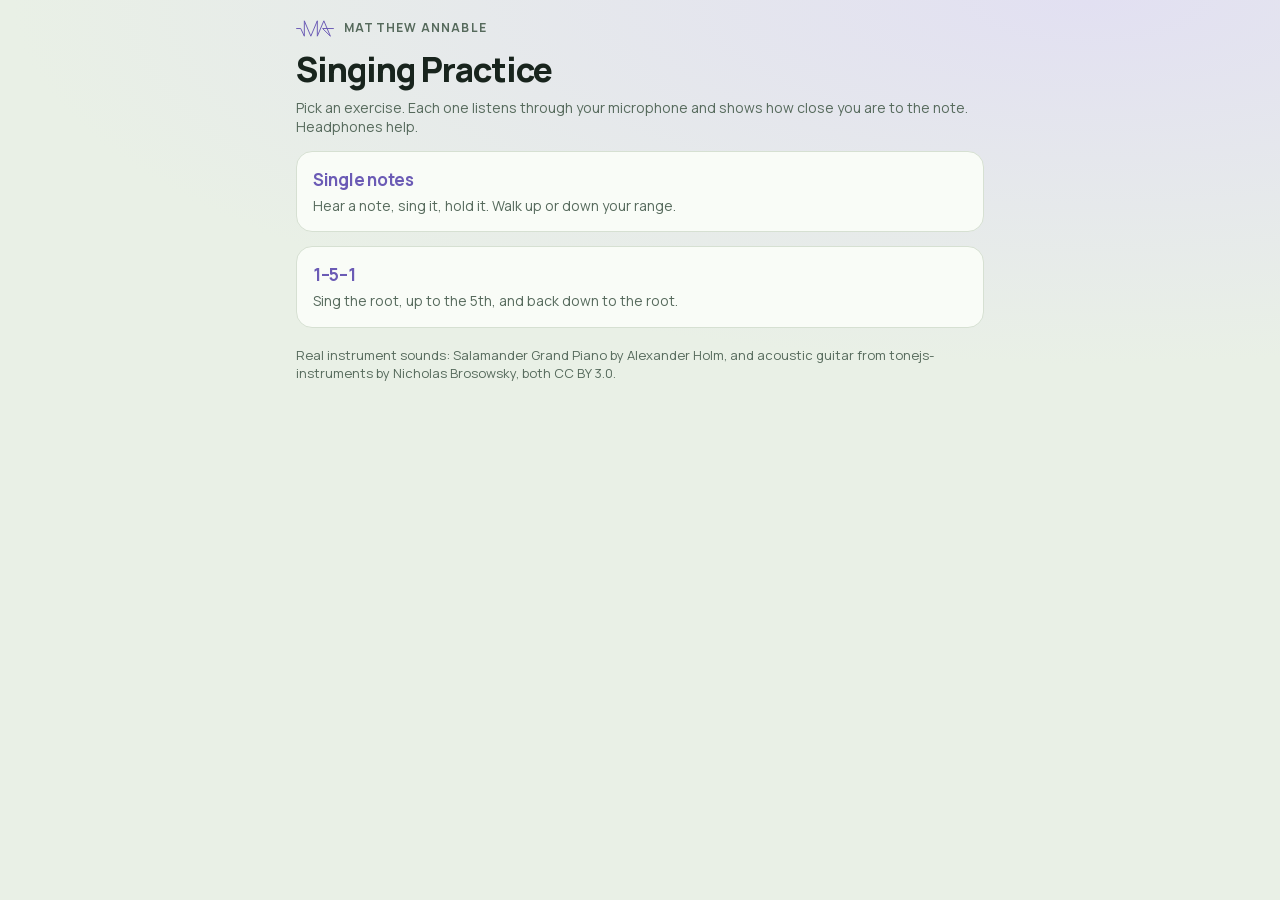
<file: index.html>
<!doctype html>
<html lang="en" data-app="sing">
<head>
<meta charset="utf-8">
<meta name="viewport" content="width=device-width,initial-scale=1">
<title>Singing Practice</title>
<link rel="stylesheet" href="sing.css?v=2">
<meta name="theme-color" content="#141A17" media="(prefers-color-scheme: dark)">
<meta name="theme-color" content="#E9F0E6" media="(prefers-color-scheme: light)">
<!-- Home Screen / Dock icon: the app's own colour (System/design-system/app-icons) -->
<link rel="manifest" href="manifest.json">
<link rel="apple-touch-icon" href="icon-180.png">
<link rel="icon" href="icon.svg" type="image/svg+xml">
<meta name="apple-mobile-web-app-capable" content="yes">
<meta name="mobile-web-app-capable" content="yes">
<meta name="apple-mobile-web-app-title" content="Singing">
<link rel="stylesheet" href="evening.css">
<script src="sing-core.js?v=8"></script>
<style>
  .ex { display:block; text-decoration:none; color:var(--ink); }
  .ex h2 { font-size:17px; margin:0 0 4px; color:var(--accent); }
  .ex p { margin:0; color:var(--mute); font-size:14px; }
  .ex:hover h2 { text-decoration:underline; }
</style>
</head>
<body>
<main>
  <p class="ma-brand"><svg viewBox="-12 -12 779 339" aria-hidden="true"><polyline points="0,158 85,158 159,315 159,0 292,315 425,0 425,315 559,0 693,315 533,158 755,158" fill="none" stroke="currentColor" stroke-width="20" stroke-linecap="round" stroke-linejoin="round"/></svg>Matthew Annable</p>
  <h1>Singing Practice</h1>
  <p class="sub">Pick an exercise. Each one listens through your microphone and shows how close you are to the note. Headphones help.</p>
  <div id="list"></div>
  <p class="hint" id="labNote" hidden>Lab mode is on for this device, so the exercises show their extra settings. <a href="lab/">Lab home →</a></p>
  <p class="hint" style="margin-top:18px">Real instrument sounds: Salamander Grand Piano by Alexander Holm, and acoustic guitar from tonejs-instruments by Nicholas Brosowsky, both CC BY 3.0.</p>
</main>
<script>
document.getElementById('list').innerHTML = SC.EXERCISES.filter(e => e.students).map(e =>
  `<a class="card ex" href="${e.href}"><h2>${SC.esc(e.name)}</h2><p>${SC.esc(e.blurb)}</p></a>`).join('');
document.getElementById('labNote').hidden = !SC.lab;
</script>
</body>
</html>
</file>
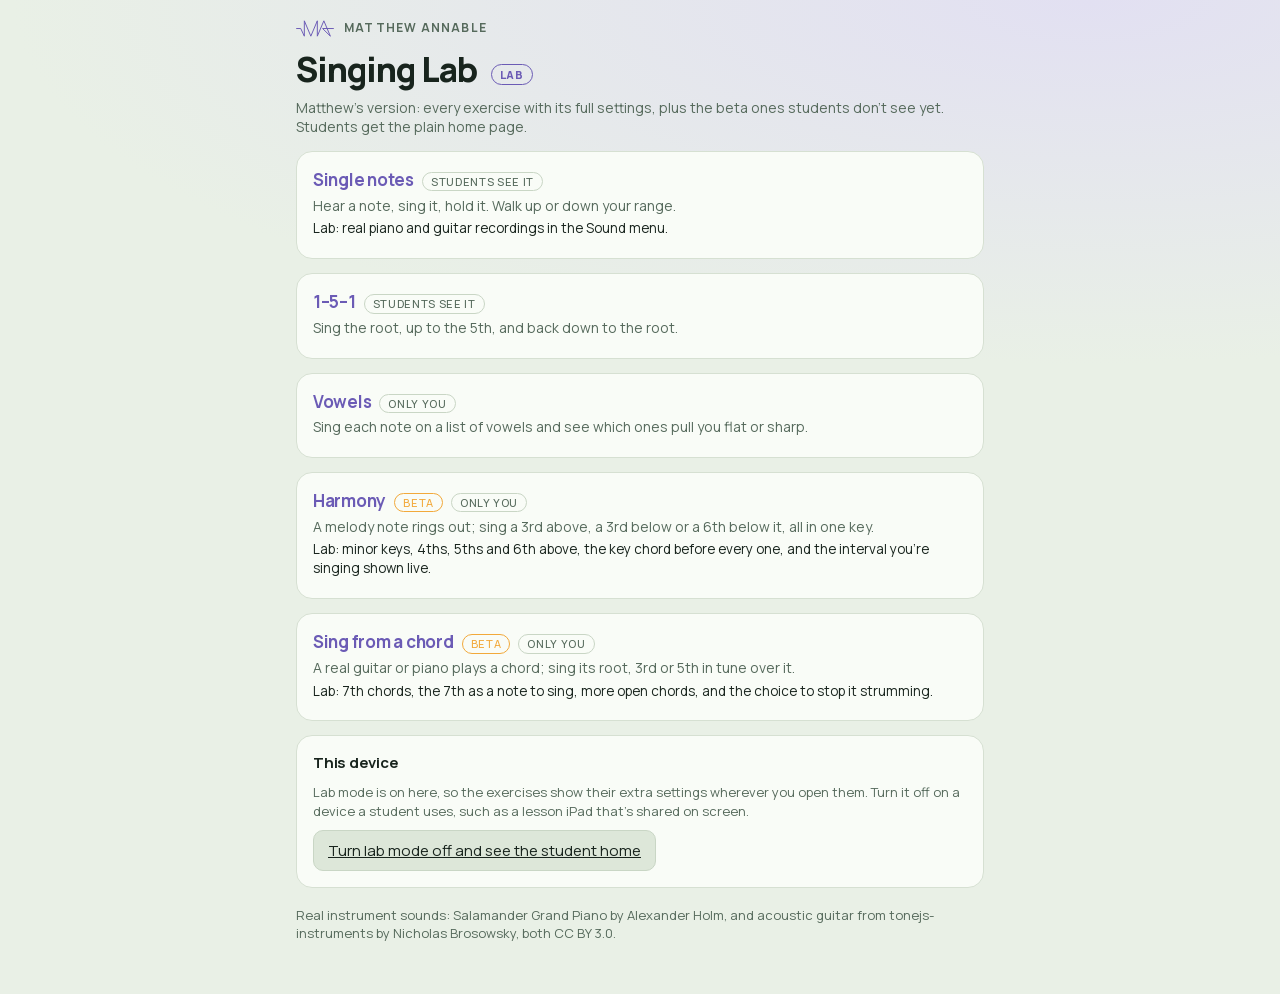
<file: lab/index.html>
<!doctype html>
<html lang="en" data-app="sing">
<head>
<meta charset="utf-8">
<meta name="viewport" content="width=device-width,initial-scale=1">
<meta name="robots" content="noindex">
<title>Singing Lab</title>
<link rel="stylesheet" href="../sing.css?v=2">
<meta name="theme-color" content="#141A17" media="(prefers-color-scheme: dark)">
<meta name="theme-color" content="#E9F0E6" media="(prefers-color-scheme: light)">
<!-- Home Screen / Dock icon: the app's own colour (System/design-system/app-icons) -->
<link rel="manifest" href="manifest.json">
<link rel="apple-touch-icon" href="icon-180.png">
<link rel="icon" href="icon.svg" type="image/svg+xml">
<meta name="apple-mobile-web-app-capable" content="yes">
<meta name="mobile-web-app-capable" content="yes">
<meta name="apple-mobile-web-app-title" content="Sing Lab">
<link rel="stylesheet" href="../evening.css">
<script>
  // visiting the lab home switches lab mode on for this device
  try { if (!/[?&]lab=0/.test(location.search)) localStorage.setItem('sing-lab', '1'); } catch (e) {}
</script>
<script src="../sing-core.js?v=8"></script>
<style>
  .ex { display:block; text-decoration:none; color:var(--ink); }
  .ex h2 { font-size:17px; margin:0 0 4px; color:var(--accent); display:flex; gap:8px; align-items:baseline; flex-wrap:wrap; }
  .ex p { margin:0 0 4px; color:var(--mute); font-size:14px; }
  .ex p.labline { color:var(--ink); font-size:13.5px; }
  .tag { font-size:11px; letter-spacing:.06em; text-transform:uppercase; padding:1px 8px; border-radius:999px; border:1px solid var(--line); color:var(--mute); font-weight:500; }
  .tag.beta { border-color:var(--action); color:var(--action); }
  .ex:hover h2 span.n { text-decoration:underline; }
</style>
</head>
<body>
<main>
  <p class="ma-brand"><svg viewBox="-12 -12 779 339" aria-hidden="true"><polyline points="0,158 85,158 159,315 159,0 292,315 425,0 425,315 559,0 693,315 533,158 755,158" fill="none" stroke="currentColor" stroke-width="20" stroke-linecap="round" stroke-linejoin="round"/></svg>Matthew Annable</p>
  <h1>Singing Lab <span class="labpill">Lab</span></h1>
  <p class="sub">Matthew's version: every exercise with its full settings, plus the beta ones students don't see yet. Students get the plain home page.</p>
  <div id="list"></div>
  <div class="card">
    <h2>This device</h2>
    <p class="hint" style="margin:0 0 10px">Lab mode is on here, so the exercises show their extra settings wherever you open them. Turn it off on a device a student uses, such as a lesson iPad that's shared on screen.</p>
    <div class="row" style="margin:0"><a class="btn" href="../?lab=0">Turn lab mode off and see the student home</a></div>
  </div>
  <p class="hint" style="margin-top:18px">Real instrument sounds: Salamander Grand Piano by Alexander Holm, and acoustic guitar from tonejs-instruments by Nicholas Brosowsky, both CC BY 3.0.</p>
</main>
<script>
document.getElementById('list').innerHTML = SC.EXERCISES.map(e =>
  `<a class="card ex" href="../${e.href}"><h2><span class="n">${SC.esc(e.name)}</span>${e.beta ? '<span class="tag beta">Beta</span>' : ''}<span class="tag">${e.students ? 'Students see it' : 'Only you'}</span></h2>
   <p>${SC.esc(e.blurb)}</p>${e.lab ? `<p class="labline">${SC.esc(e.lab)}</p>` : ''}</a>`).join('');
</script>
</body>
</html>
</file>
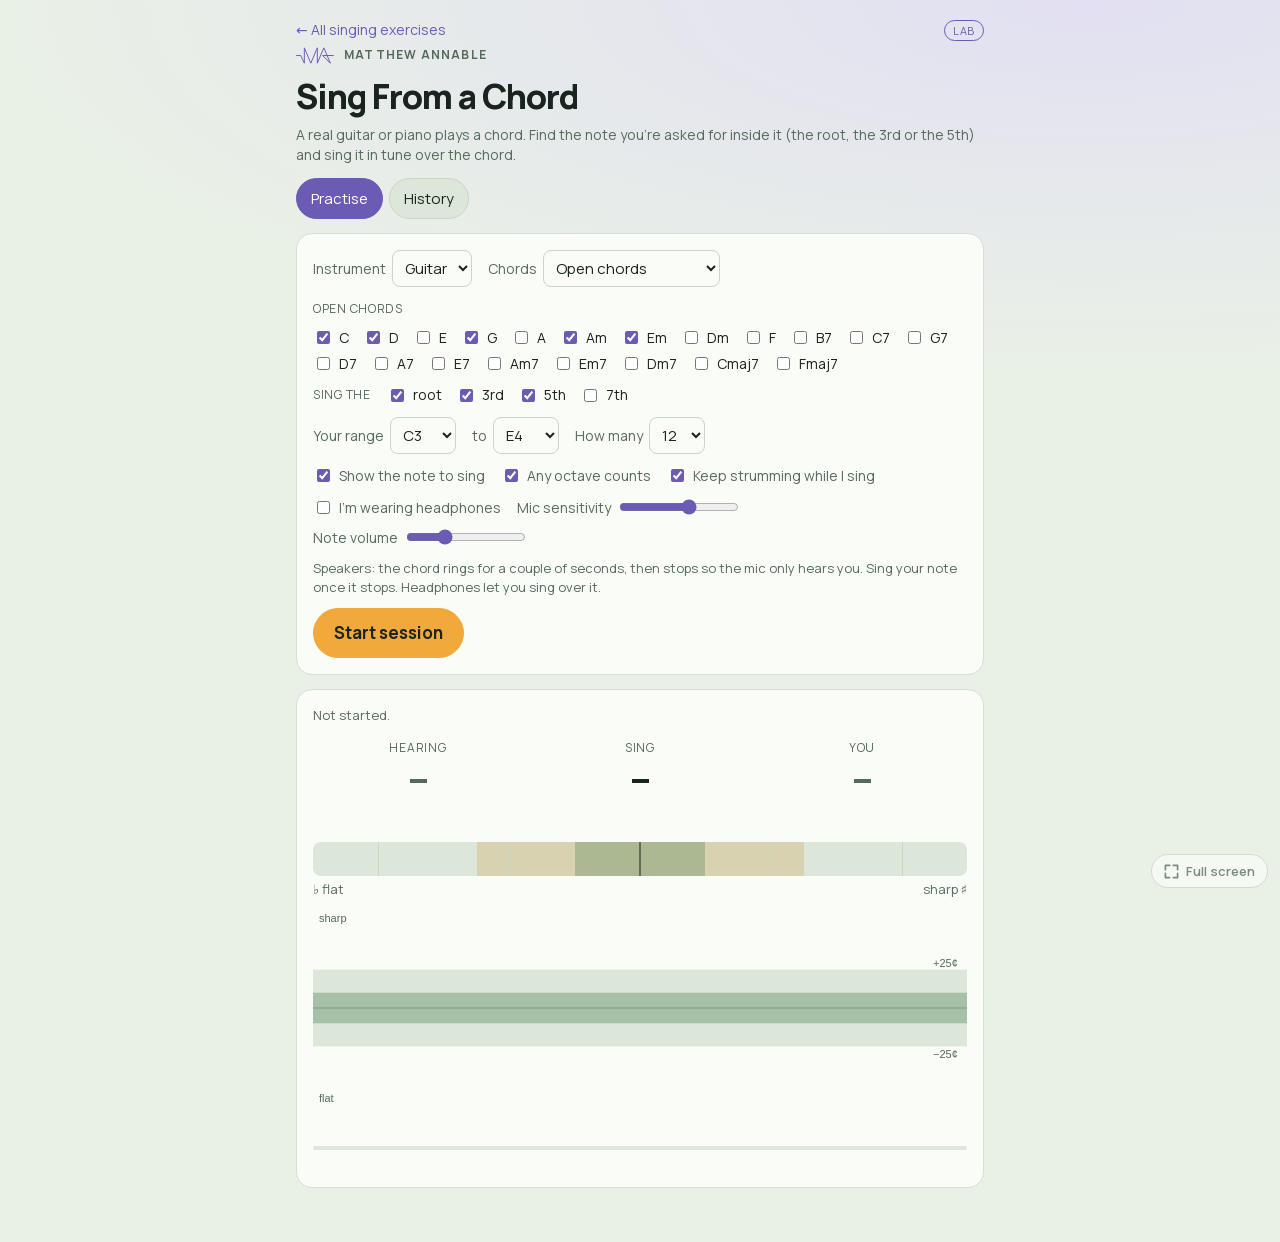
<file: chord-tones.html>
<!doctype html>
<html lang="en" data-app="sing" data-mic>
<head>
<meta charset="utf-8">
<meta name="viewport" content="width=device-width,initial-scale=1">
<title>Sing From a Chord</title>
<link rel="stylesheet" href="sing.css?v=2">
<meta name="theme-color" content="#141A17" media="(prefers-color-scheme: dark)">
<meta name="theme-color" content="#E9F0E6" media="(prefers-color-scheme: light)">
<link rel="apple-touch-icon" href="icon-180.png">
<link rel="icon" href="icon.svg" type="image/svg+xml">
<link rel="stylesheet" href="evening.css">
<script src="teach-tools.js?v=4"></script>
<script src="sing-core.js?v=8"></script>
</head>
<body>
<main>
  <div class="topline" id="topline"></div>
  <p class="ma-brand"><svg viewBox="-12 -12 779 339" aria-hidden="true"><polyline points="0,158 85,158 159,315 159,0 292,315 425,0 425,315 559,0 693,315 533,158 755,158" fill="none" stroke="currentColor" stroke-width="20" stroke-linecap="round" stroke-linejoin="round"/></svg>Matthew Annable</p>
  <h1>Sing From a Chord</h1>
  <p class="sub">A real guitar or piano plays a chord. Find the note you're asked for inside it (the root, the 3rd or the 5th) and sing it in tune over the chord.</p>
  <nav class="tabs"><button data-tab="practise" class="on">Practise</button><button data-tab="history">History</button></nav>

  <section id="practise">
    <div class="card" id="setup">
      <div class="row">
        <label>Instrument <select id="inst"><option value="guitar">Guitar</option><option value="piano">Piano</option></select></label>
        <label>Chords <select id="from"><option value="open">Open chords</option><option value="key">The chords of a key</option></select></label>
        <label id="keyWrap">Key <select id="key"></select></label>
        <label data-lab hidden id="sevWrap"><input type="checkbox" id="sevenths"> 7th chords</label>
      </div>
      <div class="row" id="openWrap" style="align-items:flex-start">
        <span class="lbl" style="padding-top:2px">Open chords</span>
        <div class="checks" id="openList"></div>
      </div>
      <div class="row" style="align-items:flex-start">
        <span class="lbl" style="padding-top:2px">Sing the</span>
        <div class="checks" id="tones"></div>
      </div>
      <div class="row">
        <label>Your range <select id="lo"></select></label>
        <label>to <select id="hi"></select></label>
        <label>How many <select id="count"><option>8</option><option>12</option><option>16</option><option>24</option></select></label>
      </div>
      <div class="row">
        <label><input type="checkbox" id="showName"> Show the note to sing</label>
        <label><input type="checkbox" id="anyoct"> Any octave counts</label>
        <label data-lab hidden><input type="checkbox" id="keepStrum"> Keep strumming while I sing</label>
      </div>
      <div class="row">
        <label><input type="checkbox" id="phones"> I'm wearing headphones</label>
        <label>Mic sensitivity <input type="range" id="gate" min="0" max="100"></label>
        <label>Note volume <input type="range" id="vol" min="100" max="150" step="5"></label>
      </div>
      <p class="hint" id="phonesHint"></p>
      <div class="row" style="margin:0">
        <button class="primary big" id="startBtn">Start session</button>
        <button id="skipBtn" hidden>Skip the wait</button>
      </div>
    </div>
    <div class="card" id="live"></div>
    <div class="card" id="summary" hidden></div>
  </section>
  <section id="history" hidden></section>
</main>
<div id="tip" class="tip" hidden></div>

<script>
const { $, noteName, pcName, shuffle } = SC;

const TONES = [
  { id: 'root', iv: 0, name: 'root' },
  { id: '3rd', iv: 1, name: '3rd' },
  { id: '5th', iv: 2, name: '5th' },
  { id: '7th', iv: 3, name: '7th', lab: true },
];
// [root pitch class, quality]; the student list is the first-year open chords
const OPEN_CHORDS = [
  [0, 'maj'], [2, 'maj'], [4, 'maj'], [7, 'maj'], [9, 'maj'], [9, 'min'], [4, 'min'], [2, 'min'],
  [5, 'maj', 1], [11, '7', 1], [0, '7', 1], [7, '7', 1], [2, '7', 1], [9, '7', 1], [4, '7', 1],
  [9, 'm7', 1], [4, 'm7', 1], [2, 'm7', 1], [0, 'maj7', 1], [5, 'maj7', 1],
].filter(c => SC.lab || !c[2]).map(([pc, q]) => ({ pc, q, id: pc + q }));

$('tones').innerHTML = TONES.filter(t => SC.lab || !t.lab).map(t => `<label><input type="checkbox" value="${t.id}"> ${t.name}</label>`).join('');
$('openList').innerHTML = OPEN_CHORDS.map(c => `<label><input type="checkbox" value="${c.id}"> ${SC.chordName(c.pc, c.q)}</label>`).join('');
SC.KEYS.forEach(k => $('key').add(new Option(k.name + ' major', k.pc)));

const voicing = (S, c) => S.inst === 'guitar' ? SC.guitarVoicing(c.pc, c.q) : SC.pianoVoicing(c.pc, c.q);

const T = SC.trainer({
  key: 'singing-chord-tones-v1',
  defaults: { inst: 'guitar', from: 'open', keyPc: 7, sevenths: false, open: ['0maj', '7maj', '2maj', '9min', '4min'], tones: ['root', '3rd', '5th'], lo: 48, hi: 64, keepStrum: true, count: 12 },
  groupWord: 'chord note',
  groupOrder: TONES.map(t => t.id),
  groupName: g => 'the ' + g,
  groupShort: g => g,
  leadIn: 1200,
  readSettings(S) {
    S.inst = $('inst').value; S.from = $('from').value; S.keyPc = +$('key').value;
    S.sevenths = SC.lab && $('sevenths').checked;
    S.open = [...$('openList').querySelectorAll('input:checked')].map(i => i.value);
    S.tones = [...$('tones').querySelectorAll('input:checked')].map(i => i.value);
    S.lo = Math.min(+$('lo').value, +$('hi').value); S.hi = Math.max(+$('lo').value, +$('hi').value);
    S.keepStrum = !SC.lab || $('keepStrum').checked;
    $('keyWrap').hidden = S.from !== 'key';
    $('sevWrap').hidden = !SC.lab || S.from !== 'key';
    $('openWrap').hidden = S.from !== 'open';
  },
  phonesHint: S => S.phones
    ? 'Headphones: the chord keeps ringing (struck again every few seconds) while you sing over it.'
    : 'Speakers: the chord rings for a couple of seconds, then stops so the mic only hears you. Sing your note once it stops. Headphones let you sing over it.',
  emptyMsg: 'Nothing fits. Tick at least one chord and one note, and give yourself a range of an octave or more.',
  describe: r => {
    const s = r.settings;
    return `${s.inst === 'guitar' ? 'Guitar' : 'Piano'} · ${s.from === 'key' ? SC.KEYS[s.keyPc].name + ' major' + (s.sevenths ? ' 7ths' : '') : 'open chords'} · ${(s.tones || []).join(', ')}`;
  },
  build(S) {
    const chords = S.from === 'key'
      ? SC.diatonic(S.keyPc, 'major', S.sevenths).filter(c => c.q !== 'dim' || SC.lab).map(c => ({ ...c, roman: SC.ROMAN(c.degree, c.q), keyPc: S.keyPc }))
      : OPEN_CHORDS.filter(c => S.open.includes(c.id)).map(c => ({ ...c, keyPc: undefined }));
    const asks = [];
    for (const c of chords) for (const id of S.tones) {
      const t = TONES.find(x => x.id === id), iv = SC.QUALITIES[c.q].iv[t.iv];
      if (iv == null) continue;
      const pc = (c.pc + iv) % 12, mid = (S.lo + S.hi) / 2;
      let best = null;
      for (let m = S.lo; m <= S.hi; m++) if (m % 12 === pc && (best == null || Math.abs(m - mid) < Math.abs(best - mid))) best = m;
      if (best != null) asks.push({ c, t, target: best });
    }
    if (!asks.length) return [];
    // rotate through the chord notes, and don't play the same chord twice running
    const byTone = {}; asks.forEach(a => (byTone[a.t.id] = byTone[a.t.id] || []).push(a));
    const ids = Object.keys(byTone), out = [];
    let order = [], last = null;
    for (let i = 0; i < S.count; i++) {
      if (!order.length) order = shuffle(ids);
      const id = order.shift(), all = byTone[id], pool = all.filter(a => a.c.id !== last && (a.c.pc + a.c.q) !== last);
      const a = (pool.length ? pool : all)[Math.floor(Math.random() * (pool.length || all.length))];
      last = a.c.pc + a.c.q;
      const name = SC.chordName(a.c.pc, a.c.q, a.c.keyPc);
      // the exact interval up from the root, e.g. a minor 3rd in A minor
      const iv = SC.intervalName(SC.QUALITIES[a.c.q].iv[a.t.iv]);
      const ivShort = iv.replace(/^major /, 'M').replace(/^minor /, 'm').replace(/^perfect /, 'P').replace(/(\d)(st|nd|rd|th)$/, '$1');
      out.push({
        group: a.t.id, target: a.target, keyPc: a.c.keyPc == null ? a.c.pc : a.c.keyPc,
        refLabel: 'Chord', ref: name, refSub: a.c.roman ? `${a.c.roman} in ${SC.KEYS[S.keyPc].name}` : SC.QUALITIES[a.c.q].long,
        ask: a.t.id === 'root' ? `The root: ${pcName(a.c.pc, a.c.keyPc)}` : `The ${a.t.name}: a ${iv} up from ${pcName(a.c.pc, a.c.keyPc)}`,
        short: `${name} ${a.t.id === 'root' ? 'root' : ivShort}`, title: name,
        data: { pc: a.c.pc, q: a.c.q, v: voicing(S, a.c) },
      });
    }
    return out;
  },
  sounds(S, prompts) { return [{ kind: S.inst, midis: prompts.flatMap(p => p.data.v) }]; },
  play(p, S) {
    if (S.phones && S.keepStrum) return Object.assign(SC.ring(S.inst, p.data.v, { every: S.inst === 'guitar' ? 4 : 3 }), { gateMs: 0 });
    const h = SC.strum(S.inst, p.data.v, { dur: S.phones ? 3.5 : 2.0 });
    return { stop: () => h.stop(), gateMs: S.phones ? 0 : 2400 };
  },
  // which note of the chord you're on
  heard(p, m) {
    const iv = SC.QUALITIES[p.data.q].iv, r = Math.round(m), pc = ((r % 12) + 12) % 12;
    const k = iv.findIndex(i => (p.data.pc + i) % 12 === pc);
    if (k < 0) return 'not in the chord';
    return 'on the ' + ['root', '3rd', '5th', '7th'][k];
  },
});
const S = T.S;

SC.rangeSelects($('lo'), $('hi'), S.lo, S.hi);
$('inst').value = S.inst; $('from').value = S.from; $('key').value = S.keyPc;
$('sevenths').checked = S.sevenths; $('keepStrum').checked = S.keepStrum;
$('openList').querySelectorAll('input').forEach(i => { i.checked = S.open.includes(i.value); });
$('tones').querySelectorAll('input').forEach(i => { i.checked = S.tones.includes(i.value); });
SC.header();
$('keyWrap').hidden = S.from !== 'key'; $('sevWrap').hidden = !SC.lab || S.from !== 'key'; $('openWrap').hidden = S.from !== 'open';
</script>
</body>
</html>
</file>
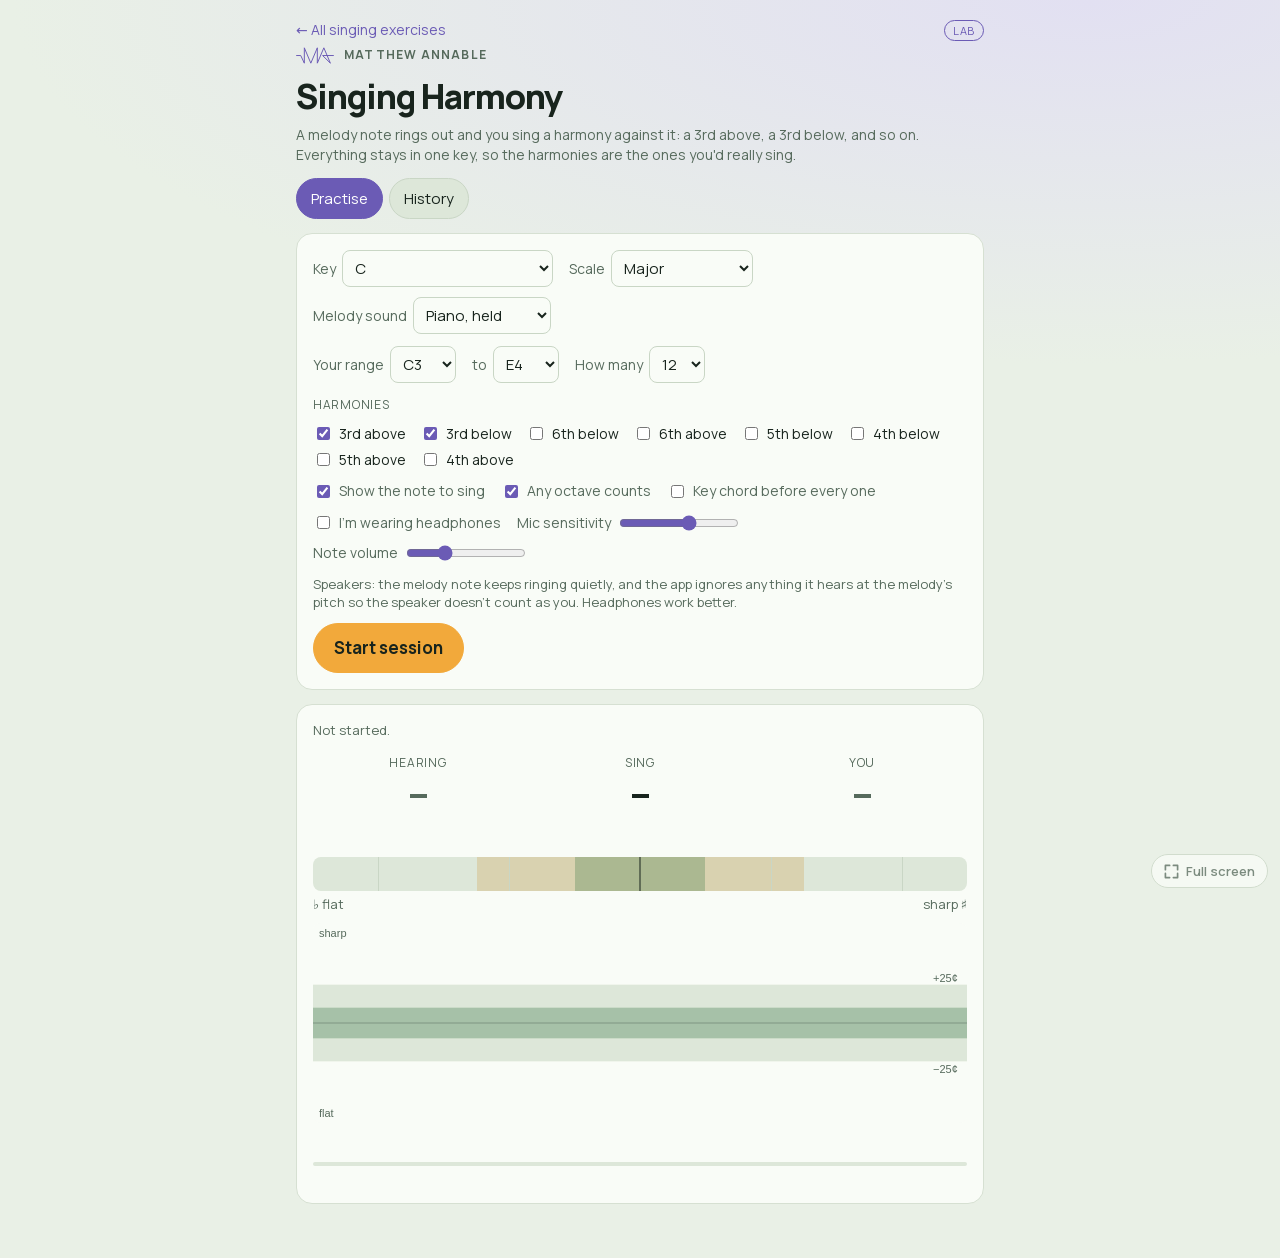
<file: harmony.html>
<!doctype html>
<html lang="en" data-app="sing" data-mic>
<head>
<meta charset="utf-8">
<meta name="viewport" content="width=device-width,initial-scale=1">
<title>Singing Harmony</title>
<link rel="stylesheet" href="sing.css?v=2">
<meta name="theme-color" content="#141A17" media="(prefers-color-scheme: dark)">
<meta name="theme-color" content="#E9F0E6" media="(prefers-color-scheme: light)">
<link rel="apple-touch-icon" href="icon-180.png">
<link rel="icon" href="icon.svg" type="image/svg+xml">
<link rel="stylesheet" href="evening.css">
<script src="teach-tools.js?v=4"></script>
<script src="sing-core.js?v=8"></script>
</head>
<body>
<main>
  <div class="topline" id="topline"></div>
  <p class="ma-brand"><svg viewBox="-12 -12 779 339" aria-hidden="true"><polyline points="0,158 85,158 159,315 159,0 292,315 425,0 425,315 559,0 693,315 533,158 755,158" fill="none" stroke="currentColor" stroke-width="20" stroke-linecap="round" stroke-linejoin="round"/></svg>Matthew Annable</p>
  <h1>Singing Harmony</h1>
  <p class="sub">A melody note rings out and you sing a harmony against it: a 3rd above, a 3rd below, and so on. Everything stays in one key, so the harmonies are the ones you'd really sing.</p>
  <nav class="tabs"><button data-tab="practise" class="on">Practise</button><button data-tab="history">History</button></nav>

  <section id="practise">
    <div class="card" id="setup">
      <div class="row">
        <label>Key <select id="key"></select></label>
        <label data-lab hidden>Scale <select id="scale"><option value="major">Major</option><option value="minor">Minor (natural)</option></select></label>
        <label>Melody sound <select id="sound">
          <option value="piano+pad">Piano, held</option>
          <option value="guitar+pad">Guitar, held</option>
          <option value="piano">Piano</option>
          <option value="guitar">Guitar</option>
          <option value="pad">Soft held tone</option>
        </select></label>
      </div>
      <div class="row">
        <label>Your range <select id="lo"></select></label>
        <label>to <select id="hi"></select></label>
        <label>How many <select id="count"><option>8</option><option>12</option><option>16</option><option>24</option></select></label>
      </div>
      <div class="row" style="align-items:flex-start">
        <span class="lbl" style="padding-top:2px">Harmonies</span>
        <div class="checks" id="types"></div>
      </div>
      <div class="row">
        <label><input type="checkbox" id="showName"> Show the note to sing</label>
        <label><input type="checkbox" id="anyoct"> Any octave counts</label>
        <label data-lab hidden><input type="checkbox" id="keyEach"> Key chord before every one</label>
      </div>
      <div class="row">
        <label><input type="checkbox" id="phones"> I'm wearing headphones</label>
        <label>Mic sensitivity <input type="range" id="gate" min="0" max="100"></label>
        <label>Note volume <input type="range" id="vol" min="100" max="150" step="5"></label>
      </div>
      <p class="hint" id="phonesHint"></p>
      <div class="row" style="margin:0">
        <button class="primary big" id="startBtn">Start session</button>
        <button id="skipBtn" hidden>Skip the wait</button>
      </div>
    </div>
    <div class="card" id="live"></div>
    <div class="card" id="summary" hidden></div>
  </section>
  <section id="history" hidden></section>
</main>
<div id="tip" class="tip" hidden></div>

<script>
const { $, noteName, intervalName, shuffle } = SC;

// Diatonic harmonies: steps along the scale from the melody note. 4ths and 5ths
// that come out as a tritone (F to B in C major) are skipped, as you'd never sing them.
const TYPES = [
  { id: '3a', steps: 2, name: '3rd above', student: true },
  { id: '3b', steps: -2, name: '3rd below', student: true },
  { id: '6b', steps: -5, name: '6th below', student: true },
  { id: '6a', steps: 5, name: '6th above' },
  { id: '5b', steps: -4, name: '5th below', perfect: true },
  { id: '4b', steps: -3, name: '4th below', perfect: true },
  { id: '5a', steps: 4, name: '5th above', perfect: true },
  { id: '4a', steps: 3, name: '4th above', perfect: true },
];
const TYPE = Object.fromEntries(TYPES.map(t => [t.id, t]));
const shown = TYPES.filter(t => SC.lab || t.student);
$('types').innerHTML = shown.map(t => `<label><input type="checkbox" value="${t.id}"> ${t.name}</label>`).join('');
SC.KEYS.forEach(k => $('key').add(new Option(k.name + (SC.lab ? '' : ' major'), k.pc)));
$('key').add(new Option('A different key each time', 'rand'));

const T = SC.trainer({
  key: 'singing-harmony-v1',
  defaults: { keyPc: 0, scale: 'major', sound: 'piano+pad', lo: 48, hi: 64, types: ['3a', '3b'], keyEach: false, anyOct: true, count: 12 },
  groupWord: 'harmony',
  groupOrder: TYPES.map(t => t.id),
  groupName: g => TYPE[g] ? TYPE[g].name : g,
  groupShort: g => TYPE[g] ? TYPE[g].name.replace(' above', '↑').replace(' below', '↓') : g,
  leadIn: 900,
  readSettings(S) {
    S.keyPc = $('key').value === 'rand' ? 'rand' : +$('key').value;
    S.scale = SC.lab ? $('scale').value : 'major';
    S.sound = $('sound').value;
    S.lo = Math.min(+$('lo').value, +$('hi').value); S.hi = Math.max(+$('lo').value, +$('hi').value);
    S.types = [...$('types').querySelectorAll('input:checked')].map(i => i.value);
    S.keyEach = SC.lab && $('keyEach').checked;
  },
  phonesHint: S => S.phones
    ? 'Headphones: the melody note keeps ringing while you sing over it. This is the way to practise harmony.'
    : 'Speakers: the melody note keeps ringing quietly, and the app ignores anything it hears at the melody\'s pitch so the speaker doesn\'t count as you. Headphones work better.',
  emptyMsg: 'Nothing fits. Tick at least one harmony and give yourself a range of an octave or more.',
  describe: r => {
    const s = r.settings, k = r.items[0] ? r.items[0].keyPc : s.keyPc;
    const types = (s.types || []).map(t => TYPE[t] ? TYPE[t].name : t).join(', ');
    return `${s.keyPc === 'rand' ? 'Changing keys' : SC.pcName(k, k) + ' ' + s.scale} · ${types}`;
  },
  build(S) {
    if (!S.types.length) return [];
    const keyPc = S.keyPc === 'rand' ? Math.floor(Math.random() * 12) : S.keyPc;
    const sc = SC.SCALES[S.scale];
    const scaleNotes = [];
    for (let m = 24; m <= 96; m++) if (sc.includes(((m - keyPc) % 12 + 12) % 12)) scaleNotes.push(m);
    const cands = {};
    for (const id of S.types) {
      const t = TYPE[id]; cands[id] = [];
      scaleNotes.forEach((mel, j) => {
        const tgt = scaleNotes[j + t.steps];
        if (tgt == null || tgt < S.lo || tgt > S.hi) return;
        if (mel < S.lo - 7 || mel > S.hi + 7 || mel < 40 || mel > 84) return;   // keep the melody near your voice
        const semis = Math.abs(tgt - mel);
        if (t.perfect && semis % 12 === 6) return;
        cands[id].push({ mel, tgt, semis });
      });
    }
    const ids = S.types.filter(id => cands[id].length);
    if (!ids.length) return [];
    // rotate through the harmonies in a shuffled order, never the same melody note twice running
    // and use up every melody note for a harmony before any comes round again
    const out = [], left = {}; let order = [], last = null;
    for (let i = 0; i < S.count; i++) {
      if (!order.length) order = shuffle(ids);
      const id = order.shift();
      if (!left[id] || !left[id].length) left[id] = shuffle(cands[id]);
      let k = left[id].findIndex(c => c.mel !== last);
      if (k < 0) k = 0;
      const c = left[id].splice(k, 1)[0];
      last = c.mel;
      // name the exact interval for this note, e.g. "Sing up a major 3rd"
      const iv = intervalName(c.semis), up = TYPE[id].steps > 0;
      const ivShort = iv.replace(/^major /, 'M').replace(/^minor /, 'm').replace(/^perfect /, 'P').replace(/(\d)(st|nd|rd|th)$/, '$1');
      const t = TYPE[id], degree =['root', '2nd', '3rd', '4th', '5th', '6th', '7th'][sc.indexOf(((c.mel - keyPc) % 12 + 12) % 12)];
      out.push({
        group: id, target: c.tgt, keyPc,
        refLabel: 'Melody', ref: noteName(c.mel, keyPc), refSub: `the ${degree} of ${SC.pcName(keyPc, keyPc)}${S.scale === 'minor' ? ' minor' : ''}`,
        ask: `Sing ${up ? 'up' : 'down'} a ${iv}`, short: ivShort + (up ? '↑' : '↓'),
        title: noteName(c.mel, keyPc),
        data: { mel: c.mel, semis: c.semis },
      });
    }
    return out;
  },
  sounds(S, prompts) {
    const inst = S.sound === 'pad' ? 'piano' : S.sound.replace('+pad', '');
    const k = prompts[0].keyPc, tonic = SC.diatonic(k, S.scale)[0];
    return [{ kind: inst, midis: [...prompts.map(p => p.data.mel), ...SC.guitarVoicing(tonic.pc, tonic.q), ...SC.pianoVoicing(tonic.pc, tonic.q)] }];
  },
  // the key chord, then a moment's quiet
  async intro(S, prompts) { await keyChord(S, prompts[0].keyPc); },
  play(p, S) {
    const run = async () => {
      if (S.keyEach) {
        await keyChord(S, p.keyPc, 1300);
        $('refLbl').textContent = 'Melody'; $('refNote').textContent = p.ref; $('refTxt').textContent = p.refSub;
      }
      return SC.ring(S.sound, p.data.mel, { gain: S.phones ? 1 : 0.55 });
    };
    let h = null, stopped = false;
    run().then(x => { if (stopped) x.stop(); else h = x; });
    return { stop() { stopped = true; if (h) h.stop(); }, gateMs: S.keyEach ? 1300 : 0 };
  },
  // speakers: a reading at the melody's pitch (any octave) is the speaker, not you
  ignore(p, m, S) {
    if (S.phones) return false;
    let d = (m - p.data.mel) * 100; d -= Math.round(d / 1200) * 1200;
    return Math.abs(d) < 40;
  },
  heard(p, m) {
    const d = m - p.data.mel, r = Math.round(d);
    if (!SC.lab && Math.round(m) === p.target) return '';
    return r === 0 ? 'on the melody note' : `${intervalName(r)} ${r > 0 ? 'above' : 'below'}`;
  },
});
const S = T.S;

function keyChord(S, keyPc, ms = 1800) {
  const tonic = SC.diatonic(keyPc, S.scale)[0], inst = S.sound.replace('+pad', '');
  const kind = inst === 'pad' ? 'piano' : inst;
  const v = kind === 'guitar' ? SC.guitarVoicing(tonic.pc, tonic.q) : SC.pianoVoicing(tonic.pc, tonic.q);
  $('refLbl').textContent = 'Key'; $('refNote').textContent = SC.chordName(tonic.pc, tonic.q, keyPc); $('refTxt').textContent = 'the home chord';
  SC.strum(kind, v, { gain: 0.9, dur: ms / 1000 - 0.2 });
  return new Promise(r => setTimeout(r, ms + 300));
}

// setup controls from saved settings
SC.rangeSelects($('lo'), $('hi'), S.lo, S.hi);
$('key').value = S.keyPc; $('scale').value = S.scale; $('sound').value = S.sound; $('keyEach').checked = S.keyEach;
$('types').querySelectorAll('input').forEach(i => { i.checked = S.types.includes(i.value); });
SC.header();
</script>
</body>
</html>
</file>
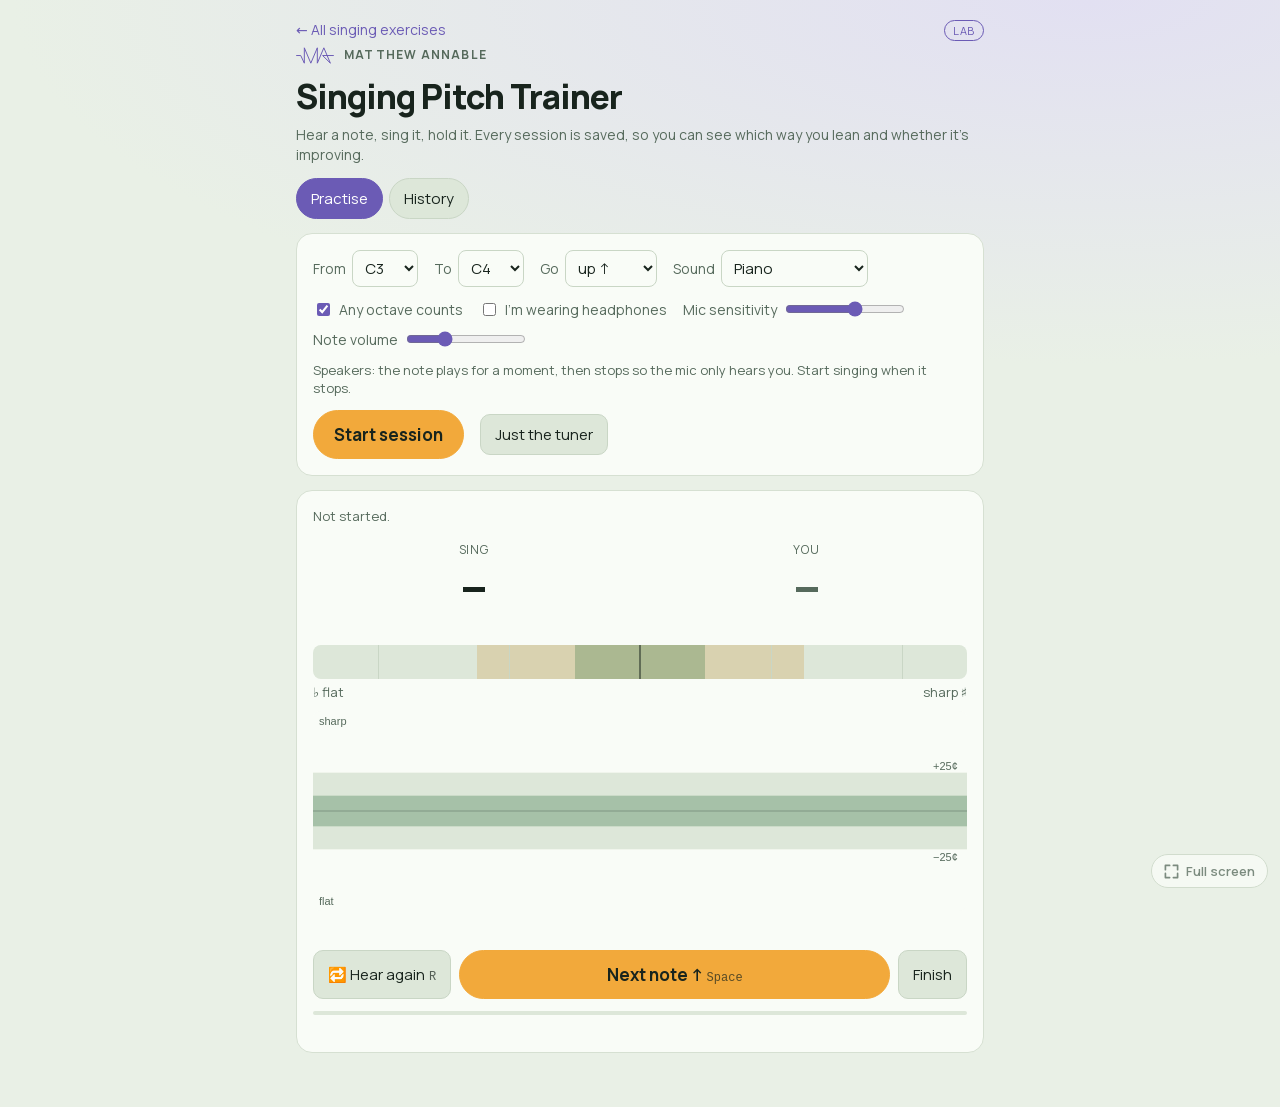
<file: notes.html>
<!doctype html>
<html lang="en" data-app="sing" data-mic>
<head>
<meta charset="utf-8">
<meta name="viewport" content="width=device-width,initial-scale=1">
<title>Singing Pitch Trainer</title>
<style>
  :root {
    --bg:#faf7f2; --ink:#1d1b19; --mute:#7a746b; --card:#fff; --line:#e4ddd0; --accent:#8a4b1f; --chip:#f1ebe1;
    --good:#0ca30c; --warn:#d99a00; --bad:#d03b3b; --flat:#2a78d6; --sharp:#d03b3b; --band:#f0efec; --grid:#ece6dc;
  }
  @media (prefers-color-scheme: dark) {
    :root {
      --bg:#181614; --ink:#f0ebe3; --mute:#9c958a; --card:#23201d; --line:#3a352f; --accent:#e0a064; --chip:#2e2a26;
      --good:#0ca30c; --warn:#fab219; --bad:#e0605a; --flat:#3987e5; --sharp:#e0605a; --band:#383835; --grid:#33302b;
    }
  }
  * { box-sizing:border-box; }
  body { margin:0; background:var(--bg); color:var(--ink); font:16px/1.4 -apple-system,BlinkMacSystemFont,"Segoe UI",sans-serif; }
  main { max-width:720px; margin:0 auto; padding:20px 16px 40px; }
  h1 { font-size:20px; margin:0 0 4px; }
  h2 { font-size:15px; margin:0 0 10px; }
  .sub { color:var(--mute); font-size:14px; margin:0 0 14px; }
  .card { background:var(--card); border:1px solid var(--line); border-radius:14px; padding:16px; margin-bottom:14px; }
  .tabs { display:flex; gap:6px; margin-bottom:14px; }
  .tabs button { border-radius:999px; }
  .tabs button.on { background:var(--ink); color:var(--bg); border-color:var(--ink); }
  button, .btn { font:inherit; font-size:15px; padding:9px 14px; border-radius:10px; border:1px solid var(--line); background:var(--chip); color:var(--ink); cursor:pointer; }
  button:disabled { opacity:.45; cursor:default; }
  button.primary { background:var(--accent); border-color:var(--accent); color:#fff; font-weight:600; }
  button.big { font-size:17px; padding:12px 20px; }
  kbd { font:12px ui-monospace,Menlo,monospace; opacity:.7; margin-left:4px; }
  .row { display:flex; flex-wrap:wrap; gap:10px 16px; align-items:center; margin-bottom:12px; }
  label { font-size:14px; color:var(--mute); display:flex; align-items:center; gap:6px; }
  select { font:inherit; font-size:15px; padding:6px 8px; border-radius:8px; border:1px solid var(--line); background:var(--card); color:var(--ink); }
  input[type=range] { width:120px; }
  input[type=date] { font:inherit; font-size:15px; padding:5px 8px; border-radius:8px; border:1px solid var(--line); background:var(--card); color:var(--ink); }
  .hint { color:var(--mute); font-size:13px; margin:0 0 12px; }
  .msg { color:var(--mute); font-size:13px; margin:8px 0 0; min-height:1em; }

  /* live view */
  .progress { font-size:13px; color:var(--mute); margin-bottom:6px; min-height:1em; }
  .strip { display:flex; flex-wrap:wrap; gap:4px; margin-bottom:10px; }
  .strip span { font-size:12px; padding:2px 6px; border-radius:6px; background:var(--chip); color:var(--mute); border:1px solid transparent; }
  .strip span.cur { border-color:var(--accent); color:var(--ink); font-weight:600; }
  .strip span.g { box-shadow:inset 0 -3px 0 var(--good); color:var(--ink); }
  .strip span.w { box-shadow:inset 0 -3px 0 var(--warn); color:var(--ink); }
  .strip span.b { box-shadow:inset 0 -3px 0 var(--bad); color:var(--ink); }
  .notes { display:grid; grid-template-columns:1fr 1fr; gap:12px; text-align:center; margin-bottom:10px; }
  .lbl { font-size:12px; text-transform:uppercase; letter-spacing:.06em; color:var(--mute); }
  .target, .heard { font-size:52px; font-weight:700; line-height:1.1; font-variant-numeric:tabular-nums; }
  .heard { color:var(--mute); }
  .heard.g { color:var(--good); } .heard.w { color:var(--warn); } .heard.b { color:var(--bad); }
  .cents { font-size:15px; color:var(--mute); min-height:1.3em; font-variant-numeric:tabular-nums; }
  .playing { font-size:13px; color:var(--accent); min-height:1.2em; }

  .meter { position:relative; height:34px; border-radius:8px; background:var(--band); overflow:hidden; margin:6px 0 4px; }
  .meter .z { position:absolute; top:0; bottom:0; }
  .meter .tick { position:absolute; top:0; bottom:0; width:1px; background:var(--line); }
  .meter .mid { position:absolute; top:0; bottom:0; left:50%; width:2px; margin-left:-1px; background:var(--ink); opacity:.5; }
  #needle { position:absolute; top:3px; bottom:3px; width:6px; margin-left:-3px; border-radius:3px; background:var(--ink); left:50%; opacity:0; transition:opacity .2s; }
  .meterlbl { display:flex; justify-content:space-between; font-size:13px; color:var(--mute); margin-bottom:10px; }
  #verdict { font-weight:600; color:var(--ink); }
  canvas { width:100%; height:200px; display:block; border-radius:8px; background:var(--card); }
  .notestat { font-size:14px; margin:8px 0 0; min-height:1.3em; font-variant-numeric:tabular-nums; }
  .controls { display:flex; flex-wrap:wrap; gap:8px; margin-top:12px; }
  .controls .primary { flex:1 1 180px; }
  .level { height:4px; background:var(--chip); border-radius:2px; overflow:hidden; margin-top:12px; }
  #level { height:100%; width:0; background:var(--accent); }

  /* summary + history */
  .tiles { display:grid; grid-template-columns:repeat(auto-fit,minmax(130px,1fr)); gap:10px; margin-bottom:14px; }
  .tile { background:var(--chip); border-radius:10px; padding:10px 12px; }
  .tile b { display:block; font-size:26px; font-variant-numeric:tabular-nums; }
  .tile span { font-size:12px; color:var(--mute); }
  ul.ins { margin:0 0 6px; padding-left:18px; }
  ul.ins li { margin:0 0 6px; }
  svg text { fill:var(--mute); font-size:11px; font-family:-apple-system,BlinkMacSystemFont,"Segoe UI",sans-serif; }
  svg { display:block; width:100%; height:auto; }
  .legend { display:flex; gap:14px; font-size:12px; color:var(--mute); margin-top:6px; }
  .legend i { display:inline-block; width:10px; height:10px; border-radius:2px; margin-right:4px; vertical-align:-1px; }
  table { width:100%; border-collapse:collapse; font-size:14px; font-variant-numeric:tabular-nums; }
  th, td { text-align:left; padding:6px 4px; border-bottom:1px solid var(--line); }
  th { font-size:12px; color:var(--mute); font-weight:500; }
  td.x { text-align:right; }
  td.x button { padding:2px 8px; font-size:13px; }
  .tip { position:fixed; pointer-events:none; background:var(--ink); color:var(--bg); font-size:12px; padding:6px 8px; border-radius:6px; max-width:240px; z-index:10; }
  table.sl { font-size:12.5px; }
  table.sl td { white-space:nowrap; }
  table.sl td.x button { padding:2px 6px; }
  table.sl th, table.sl td { padding-left:3px; padding-right:3px; }
  table.sl th, table.sl td { padding-left:4px; padding-right:4px; }
  .empty { color:var(--mute); font-size:14px; }
</style>
<meta name="theme-color" content="#141A17" media="(prefers-color-scheme: dark)">
<meta name="theme-color" content="#E9F0E6" media="(prefers-color-scheme: light)">
<link rel="apple-touch-icon" href="icon-180.png">
<link rel="icon" href="icon.svg" type="image/svg+xml">
<link rel="stylesheet" href="evening.css">
<script src="teach-tools.js?v=4"></script>
<script src="sing-core.js?v=8"></script>
</head>
<body>
<main>
  <div class="topline" id="topline"></div>
  <p class="ma-brand"><svg viewBox="-12 -12 779 339" aria-hidden="true"><polyline points="0,158 85,158 159,315 159,0 292,315 425,0 425,315 559,0 693,315 533,158 755,158" fill="none" stroke="currentColor" stroke-width="20" stroke-linecap="round" stroke-linejoin="round"/></svg>Matthew Annable</p>
  <h1>Singing Pitch Trainer</h1>
  <p class="sub">Hear a note, sing it, hold it. Every session is saved, so you can see which way you lean and whether it's improving.</p>
  <nav class="tabs"><button data-tab="practise" class="on">Practise</button><button data-tab="history">History</button></nav>

  <section id="practise">
    <div class="card" id="setup">
      <div class="row">
        <label>From <select id="lo"></select></label>
        <label>To <select id="hi"></select></label>
        <label>Go <select id="dir"><option value="up">up ↑</option><option value="down">down ↓</option></select></label>
        <label>Sound <select id="sound"><option value="piano">Piano</option><option value="guitar">Guitar</option></select></label>
      </div>
      <div class="row">
        <label><input type="checkbox" id="anyoct"> Any octave counts</label>
        <label><input type="checkbox" id="phones"> I'm wearing headphones</label>
        <label>Mic sensitivity <input type="range" id="gate" min="0" max="100"></label>
        <label>Note volume <input type="range" id="vol" min="100" max="150" step="5"></label>
      </div>
      <p class="hint" id="phonesHint"></p>
      <div class="row" style="margin:0">
        <button class="primary big" id="startBtn">Start session</button>
        <button id="skipBtn" hidden>Skip the wait</button>
        <button id="tunerBtn">Just the tuner</button>
      </div>
    </div>

    <div class="card" id="live">
      <div class="progress" id="progress">Not started.</div>
      <div class="strip" id="strip"></div>
      <div class="notes">
        <div><div class="lbl">Sing</div><div class="target" id="target">–</div><div class="playing" id="playing"></div></div>
        <div><div class="lbl">You</div><div class="heard" id="heard">–</div><div class="cents" id="cents"></div></div>
      </div>
      <div class="meter" id="meter">
        <div class="z" style="left:25%;width:50%;background:color-mix(in srgb,var(--warn) 22%,transparent)"></div>
        <div class="z" style="left:40%;width:20%;background:color-mix(in srgb,var(--good) 30%,transparent)"></div>
        <div class="tick" style="left:10%"></div><div class="tick" style="left:30%"></div><div class="tick" style="left:70%"></div><div class="tick" style="left:90%"></div>
        <div class="mid"></div><div id="needle"></div>
      </div>
      <div class="meterlbl"><span>♭ flat</span><span id="verdict"></span><span>sharp ♯</span></div>
      <canvas id="trace"></canvas>
      <div class="notestat" id="noteStat"></div>
      <div class="controls" id="controls" hidden>
        <button id="replayBtn">🔁 Hear again<kbd>R</kbd></button>
        <button class="primary big" id="nextBtn">Next note ↑<kbd>Space</kbd></button>
        <button id="finishBtn">Finish</button>
      </div>
      <div class="level"><div id="level"></div></div>
      <p class="msg" id="msg"></p>
    </div>

    <div class="card" id="summary" hidden></div>
  </section>

  <section id="history" hidden>
    <div class="card"><div class="row" style="margin:0"><span style="font-size:14px;color:var(--mute)">Show sessions:</span>
      <div class="tabs" id="histFilter" style="margin:0"></div></div>
      <p class="hint" id="filterHint" style="margin:8px 0 0"></p></div>
    <div class="card" id="histTop"></div>
    <div class="card"><h2>On pitch, session by session</h2><div id="chOn"></div>
      <p class="hint" style="margin:6px 0 0">Share of held singing within 25¢ of the note.</p></div>
    <div class="card"><h2>Average lean, session by session</h2><div id="chLean"></div><div class="legend"><span><i style="background:var(--flat)"></i>flat</span><span><i style="background:var(--sharp)"></i>sharp</span><span><i style="background:var(--band)"></i>±10¢ (inner) / ±25¢</span></div></div>
    <div class="card"><h2 id="notesTitle">Lean by note</h2>
      <div class="row" style="margin:0 0 8px"><div class="tabs" id="notePreset" style="margin:0"><button data-days="14">Last 2 weeks</button><button data-days="30">Last month</button><button data-days="0">All dates</button></div></div>
      <div class="row" style="margin:0 0 6px"><label>From <input type="date" id="nFrom"></label><label>To <input type="date" id="nTo"></label></div>
      <p class="hint" id="notesHint" style="margin:0 0 10px"></p>
      <div id="chNotes"></div><div class="legend"><span><i style="background:var(--flat)"></i>flat</span><span><i style="background:var(--sharp)"></i>sharp</span><span><i style="background:var(--band)"></i>±10¢ (inner) / ±25¢</span></div></div>
    <div class="card"><h2>Sessions</h2><div id="sessList"></div>
      <div class="row" style="margin:12px 0 6px">
        <button id="exportBtn">Export sessions</button>
        <label class="btn">Import…<input type="file" id="importFile" accept=".json,application/json" hidden></label>
      </div>
      <p class="hint" style="margin:0">Sessions are saved in this browser only. Export now and then to keep a copy, or to move them to another device.</p>
    </div>
  </section>
</main>
<div id="tip" class="tip" hidden></div>

<script>
const $ = id => document.getElementById(id);

// ---------- Notes ----------
const NAMES = ['C','C♯','D','E♭','E','F','F♯','G','A♭','A','B♭','B'];
const noteName = m => NAMES[((m % 12) + 12) % 12] + (Math.floor(m / 12) - 1);
const midiHz = m => 440 * Math.pow(2, (m - 69) / 12);
const hzToMidi = f => 69 + 12 * Math.log2(f / 440);
const LOWEST = 36, HIGHEST = 84;   // C2 .. C6

const avg = a => a.reduce((x, y) => x + y, 0) / a.length;
const median = a => { const s = [...a].sort((x, y) => x - y), h = s.length >> 1; return s.length % 2 ? s[h] : (s[h - 1] + s[h]) / 2; };
const sdev = a => { const m = avg(a); return Math.sqrt(avg(a.map(x => (x - m) * (x - m)))); };
const lean = c => Math.abs(c) < 3 ? 'centred' : `${Math.abs(Math.round(c))}¢ ${c < 0 ? 'flat' : 'sharp'}`;
const sgn = c => (c > 0 ? '+' : c < 0 ? '−' : '') + Math.abs(Math.round(c));
const zone = c => Math.abs(c) <= 10 ? 'g' : Math.abs(c) <= 25 ? 'w' : 'b';
const ddmm = iso => { const d = new Date(iso); return `${String(d.getDate()).padStart(2, '0')}/${String(d.getMonth() + 1).padStart(2, '0')}`; };
const fullDate = iso => { const d = new Date(iso); return `${ddmm(iso)}/${d.getFullYear()} ${String(d.getHours()).padStart(2, '0')}:${String(d.getMinutes()).padStart(2, '0')}`; };
const esc = s => String(s).replace(/[&<>"]/g, c => ({ '&': '&amp;', '<': '&lt;', '>': '&gt;', '"': '&quot;' }[c]));

// ---------- Storage ----------
// One record per session. Each note keeps its raw frames ([ms since listening began,
// cents off the target]) so the stats can be redefined later and old sessions recomputed.
const KEY = 'singing-pitch-trainer-v1';
function load() {
  let s = null;
  try { s = JSON.parse(localStorage.getItem(KEY)); } catch (e) {}
  s = s && s.sessions ? s : { sessions: [] };
  s.settings = Object.assign({ lo: 48, hi: 60, dir: 'up', sound: 'piano', anyOct: true, phones: false, gate: 60, vol: SC.VOL_DEFAULT }, s.settings || {});
  s.sessions.forEach(x => { x.done = true; });   // anything unfinished ended when the tab closed
  return s;
}
const store = load();
function save() {
  try { localStorage.setItem(KEY, JSON.stringify(store)); }
  catch (e) { $('msg').textContent = 'Couldn\'t save (browser storage full or blocked). Export your sessions to keep them.'; }
}
const S = store.settings;

// ---------- Setup controls ----------
for (const id of ['lo', 'hi']) for (let m = LOWEST; m <= HIGHEST; m++) $(id).add(new Option(noteName(m), m));
if (SC.lab) { $('sound').add(new Option('Real piano (lab)', 'real-piano')); $('sound').add(new Option('Real guitar (lab)', 'real-guitar')); }
else if (/^real-/.test(S.sound)) S.sound = 'piano';
$('lo').value = S.lo; $('hi').value = S.hi; $('dir').value = S.dir; $('sound').value = S.sound;
$('anyoct').checked = S.anyOct; $('phones').checked = S.phones; $('gate').value = S.gate; $('vol').value = S.vol; SC.setVolume(S.vol);
function phonesHint() {
  $('phonesHint').textContent = S.phones
    ? 'Headphones: the note keeps sounding while you sing, and you\'re scored the whole time.'
    : 'Speakers: the note plays for a moment, then stops so the mic only hears you. Start singing when it stops.';
}
phonesHint();
for (const id of ['lo', 'hi', 'dir', 'sound', 'anyoct', 'phones', 'gate', 'vol']) $(id).addEventListener('change', () => {
  S.lo = +$('lo').value; S.hi = +$('hi').value; S.dir = $('dir').value; S.sound = $('sound').value;
  S.anyOct = $('anyoct').checked; S.phones = $('phones').checked; S.gate = +$('gate').value; S.vol = +$('vol').value; SC.setVolume(S.vol);
  phonesHint(); save();
});

// ---------- Sounds ----------
// Both are rendered once per note into a buffer. Pitch accuracy matters more than
// realism here: it's the reference you're tuning to.
let actx;
const soundCache = new Map();
function pianoBuffer(midi) {
  const sr = actx.sampleRate, f = midiHz(midi), len = Math.floor(sr * 3), b = actx.createBuffer(1, len, sr), d = b.getChannelData(0);
  const B = 0.00008;                                  // string stiffness: upper partials run a hair sharp
  const nP = Math.max(4, Math.min(16, Math.floor(7000 / f)));
  const tauSlow = 3.2 * Math.pow(2, -(midi - 48) / 24);
  for (let k = 1; k <= nP; k++) {
    const fk = k * f * Math.sqrt(1 + B * k * k) / Math.sqrt(1 + B);   // fundamental stays exact
    const a = (k === 2 ? 0.7 : 1) / Math.pow(k, 1.25);
    const r = (1 / tauSlow) * (1 + 0.45 * Math.pow(k - 1, 1.2));
    for (const det of [-0.0004, 0.0004]) {             // two strings per note, ~0.7¢ apart
      const w = 2 * Math.PI * fk * (1 + det) / sr, ph = Math.random() * 6.28;
      for (let i = 0; i < len; i++) {
        const t = i / sr;
        d[i] += a * (0.55 * Math.exp(-t * r * 5) + 0.45 * Math.exp(-t * r)) * Math.sin(w * i + ph);
      }
    }
  }
  // hammer thump
  let lp = 0; const thump = Math.floor(sr * 0.025);
  for (let i = 0; i < thump; i++) { lp += 0.08 * ((Math.random() * 2 - 1) - lp); d[i] += lp * 0.6 * (1 - i / thump); }
  shape(d, sr, 0.004);
  return { buf: b, rate: 1 };
}
function guitarBuffer(midi) {
  // Karplus-Strong. Each sample is fed back as the average of itself and the next,
  // so the loop's period is N - 0.5 samples. That's rarely the exact pitch, so the
  // buffer is played back at whatever rate corrects it.
  const sr = actx.sampleRate, f = midiHz(midi), len = Math.floor(sr * 3), b = actx.createBuffer(1, len, sr), d = b.getChannelData(0);
  const N = Math.max(3, Math.round(sr / f + 0.5)), f0 = sr / (N - 0.5);
  const ring = new Float32Array(N);
  let lp = 0;
  for (let i = 0; i < N; i++) { lp += 0.5 * ((Math.random() * 2 - 1) - lp); ring[i] = lp; }
  const pick = Math.max(1, Math.floor(N * 0.18)), ex = ring.slice();
  for (let i = 0; i < N; i++) ring[i] = ex[i] - 0.6 * ex[(i - pick + N) % N];   // plucked a little way from the bridge
  const rho = Math.pow(0.001, 1 / (f0 * 7));
  let idx = 0;
  for (let i = 0; i < len; i++) {
    const y = ring[idx], nx = (idx + 1) % N;
    d[i] = y;
    ring[idx] = rho * 0.5 * (y + ring[nx]);
    idx = nx;
  }
  shape(d, sr, 0.002);
  return { buf: b, rate: f / f0 };
}
function shape(d, sr, attack) {
  const a = Math.floor(sr * attack), r = Math.floor(sr * 0.2);
  for (let i = 0; i < a; i++) d[i] *= i / a;
  for (let i = 0; i < r; i++) d[d.length - 1 - i] *= i / r;
  let peak = 0; for (let i = 0; i < d.length; i++) peak = Math.max(peak, Math.abs(d[i]));
  if (peak > 0) for (let i = 0; i < d.length; i++) d[i] *= 0.7 / peak;
}
function getSound(midi) {
  const key = S.sound + midi;
  if (!soundCache.has(key)) soundCache.set(key, (S.sound === 'guitar' ? guitarBuffer : pianoBuffer)(midi));
  return soundCache.get(key);
}
let ref = null, refEnd = 0;   // refEnd: performance.now() when the speaker is quiet again
function playRef(midi) {
  stopRef();
  if (/^real-/.test(S.sound)) {   // lab: real recordings via sing-core.js
    const len = S.phones ? 2.8 : 1.8;
    const h = SC.note(S.sound.slice(5), midi, { dur: len - 0.25 });
    ref = { real: h };
    refEnd = performance.now() + (S.phones ? 0 : len * 1000 + 150);
    traceMarks.push({ t: performance.now(), label: noteName(midi), play: S.phones ? 0 : len * 1000 + 150 });
    return;
  }
  const { buf, rate } = getSound(midi);
  const src = actx.createBufferSource(), g = actx.createGain();
  src.buffer = buf; src.playbackRate.value = rate;
  const len = S.phones ? 2.8 : 1.8, t = actx.currentTime;
  g.gain.setValueAtTime(1, t); g.gain.setValueAtTime(1, t + len - 0.15); g.gain.linearRampToValueAtTime(0, t + len);
  src.connect(g).connect(SC.outFor(actx));
  src.start(t); src.stop(t + len + 0.05);
  ref = { src, g };
  refEnd = performance.now() + (S.phones ? 0 : len * 1000 + 150);
  traceMarks.push({ t: performance.now(), label: noteName(midi), play: S.phones ? 0 : len * 1000 + 150 });
}
function stopRef() {
  if (!ref) return;
  if (ref.real) { ref.real.stop(0.05); ref = null; return; }
  try { const t = actx.currentTime; ref.g.gain.cancelScheduledValues(t); ref.g.gain.setValueAtTime(ref.g.gain.value, t); ref.g.gain.linearRampToValueAtTime(0, t + 0.03); ref.src.stop(t + 0.05); } catch (e) {}
  ref = null;
}
const gated = () => !S.phones && performance.now() < refEnd;

// ---------- Pitch detection (McLeod normalised square difference) ----------
// Same detector as the Classical Note Trainer, with the range widened for voice.
const F_MIN = 65, F_MAX = 1100;
function detectPitch(buf, sr) {
  const n = buf.length, maxTau = Math.min(n >> 1, Math.floor(sr / F_MIN)), minTau = Math.floor(sr / F_MAX);
  const nsdf = new Float32Array(maxTau);
  let sq = 0; for (let i = 0; i < n; i++) sq += buf[i] * buf[i];
  let m = 2 * sq;
  for (let tau = 0; tau < maxTau; tau++) {
    let acf = 0;
    for (let i = 0; i < n - tau; i++) acf += buf[i] * buf[i + tau];
    nsdf[tau] = m > 0 ? 2 * acf / m : 0;
    m -= buf[tau] * buf[tau] + buf[n - 1 - tau] * buf[n - 1 - tau];
  }
  const peaks = [];
  let tau = 1;
  while (tau < maxTau - 1 && nsdf[tau] > 0) tau++;
  while (tau < maxTau - 1) {
    while (tau < maxTau - 1 && nsdf[tau] <= 0) tau++;
    let best = -1;
    while (tau < maxTau - 1 && nsdf[tau] > 0) {
      if (best < 0 || nsdf[tau] > nsdf[best]) best = tau;
      tau++;
    }
    if (best > 0 && best >= minTau && nsdf[best] > nsdf[best - 1] && nsdf[best] >= nsdf[best + 1]) peaks.push(best);
  }
  if (!peaks.length) return null;
  let maxVal = 0; for (const p of peaks) maxVal = Math.max(maxVal, nsdf[p]);
  const pick = peaks.find(p => nsdf[p] >= 0.9 * maxVal);
  const a = nsdf[pick - 1], b = nsdf[pick], c = nsdf[pick + 1];
  const shift = (a - c) / (2 * (a - 2 * b + c) || 1);
  return { freq: sr / (pick + shift), clarity: b };
}

// ---------- Stats ----------
// A note's first 0.3s of each sung stretch is the "onset" (where scoops live); the
// rest is "held", which is what accuracy and lean are measured on. Frames more than
// 50¢ out count against accuracy but are left out of the lean, so one wrong note
// can't drag the average.
function noteStats(f) {
  if (!f || f.length < 10) return null;
  const held = [], onset = [];
  let segStart = 0, prev = -1e9, secs = 0;
  for (const [ms, c] of f) {
    if (ms - prev > 160) segStart = ms; else secs += (ms - prev) / 1000;
    prev = ms;
    (ms - segStart < 300 ? onset : held).push(c);
  }
  const H = held.length >= 5 ? held : f.map(x => x[1]);
  const near = H.filter(c => Math.abs(c) <= 50), ons = onset.filter(c => Math.abs(c) <= 100);
  const pct = k => Math.round(100 * H.filter(c => Math.abs(c) <= k).length / H.length);
  let find = null;
  for (let i = 0; i + 2 < f.length; i++) {
    if (Math.abs(f[i][1]) <= 25 && Math.abs(f[i + 1][1]) <= 25 && Math.abs(f[i + 2][1]) <= 25 && f[i + 2][0] - f[i][0] < 200) { find = f[i][0] / 1000; break; }
  }
  return {
    secs, on: pct(25), spot: pct(10), off: Math.round(100 * (1 - near.length / H.length)),
    mean: near.length >= 3 ? avg(near) : null,
    sd: near.length >= 3 ? sdev(near) : null,
    onset: ons.length >= 3 ? avg(ons) : null,
    find,
  };
}
function sessionStats(s) {
  const notes = s.notes.map(n => ({ m: n.m, replays: n.r || 0, fb: n.v == null ? null : !!n.v, st: noteStats(n.f) })).filter(n => n.st);
  if (!notes.length) return null;
  // Blind or checking is one answer for the whole session (s.mode), set on its summary and changeable any time.
  // Sessions saved when it was ticked per note have no s.mode, so it is worked out from those ticks (all/none/some = checking/blind/partial).
  // Sessions with neither have mode null and only show under "All".
  const tagged = notes.filter(n => n.fb != null), nFb = tagged.filter(n => n.fb).length;
  const mode = s.mode || (!tagged.length ? null : nFb === 0 ? 'blind' : nFb === tagged.length ? 'checking' : 'partial');
  const withMean = notes.filter(n => n.st.mean != null);
  return {
    notes, withMean, mode,
    on: Math.round(avg(notes.map(n => n.st.on))),
    spot: Math.round(avg(notes.map(n => n.st.spot))),
    lean: withMean.length ? avg(withMean.map(n => n.st.mean)) : null,
    secs: notes.reduce((x, n) => x + n.st.secs, 0),
  };
}
// Lowest third of the notes against the highest third.
function register(pts) {   // pts: [{m, v}]
  if (pts.length < 5) return null;
  const s = [...pts].sort((a, b) => a.m - b.m), k = Math.max(2, Math.floor(s.length / 3));
  const lo = s.slice(0, k), hi = s.slice(-k);
  return { lo: avg(lo.map(p => p.v)), hi: avg(hi.map(p => p.v)), loName: `${noteName(lo[0].m)}–${noteName(lo[k - 1].m)}`, hiName: `${noteName(hi[0].m)}–${noteName(hi[k - 1].m)}` };
}
function registerLine(r) {
  if (!r) return null;
  const d = r.hi - r.lo;
  if (Math.abs(d) < 8) return `Low and high notes sat about the same (low ${r.loName}: ${lean(r.lo)}; high ${r.hiName}: ${lean(r.hi)}).`;
  return `You go <b>${d > 0 ? 'sharper' : 'flatter'} as you go up</b>: low notes (${r.loName}) ${lean(r.lo)}, high notes (${r.hiName}) ${lean(r.hi)}.`;
}

// ---------- Microphone + main loop ----------
let analyser, abuf, stream = null, micOn = false, lastRun = 0;
const hist3 = [];                 // last three pitch readings, for a median filter against octave blips
let live = { c: null, m: null };  // what's being heard now
async function ensureAudio() {
  // One audio context, shared with sing-core.js (the lab's real recordings play
  // through it). SC.audio() creates it on the tap, before any await: Safari
  // leaves a context made later (after the mic opens) silent.
  actx = await SC.audio();
}
// Safari (and every browser on an iPhone, which all use its engine) clears a backlog
// from opening the mic by running it 5% fast, which reads about 85¢ sharp, for up to
// about 20 seconds (WebKit's AudioSampleDataConverter). So the first session after the
// mic opens waits for that to pass. Measured on a real recording, 30/10/2026.
let isWebKit = /Safari/.test(navigator.userAgent) && !/Chrome|Chromium|Edg/.test(navigator.userAgent);
const MIC_SETTLE = 20000;
let micOpenedAt = 0, settling = false, cancelSettle = false, skipSettle = false;
function settleMic() {
  return new Promise(resolve => {
    const finish = ok => { settling = false; skipSettle = false; $('skipBtn').hidden = true; $('startBtn').textContent = 'Start session'; if (!ok) $('msg').textContent = 'Listening.'; resolve(ok); };
    const tick = () => {
      if (skipSettle) return finish(true);
      if (cancelSettle) { cancelSettle = false; return finish(false); }
      const left = MIC_SETTLE - (performance.now() - micOpenedAt);
      if (left <= 0) return finish(true);
      $('startBtn').textContent = `Mic settling… ${Math.ceil(left / 1000)}s`;
      $('msg').textContent = 'Safari can read about a semitone sharp just after the mic opens, so this gives it time. Tap Start again to cancel, or Skip the wait to begin now (early notes may read sharp).';
      setTimeout(tick, 250);
    };
    settling = true; $('skipBtn').hidden = false; tick();
  });
}
async function ensureMic() {
  await ensureAudio();
  if (micOn) return true;
  if (!navigator.mediaDevices || !navigator.mediaDevices.getUserMedia) {
    $('msg').textContent = 'This browser can\'t reach the microphone from here. Try Chrome or Safari.';
    return false;
  }
  try {
    stream = await navigator.mediaDevices.getUserMedia({ audio: { echoCancellation: false, noiseSuppression: false, autoGainControl: true } });
    const src = actx.createMediaStreamSource(stream);
    analyser = actx.createAnalyser(); analyser.fftSize = 4096;
    src.connect(analyser);
    abuf = new Float32Array(analyser.fftSize);
    micOn = true; micOpenedAt = performance.now();
    $('tunerBtn').textContent = 'Mic off';
    $('msg').textContent = 'Listening.';
    return true;
  } catch (e) {
    $('msg').textContent = 'Couldn\'t use the microphone: ' + (e.message || e.name) + '. Allow it in the browser and try again.';
    return false;
  }
}
function micOff() {
  if (stream) stream.getTracks().forEach(t => t.stop());
  stream = null; micOn = false; live = { c: null, m: null };
  $('tunerBtn').textContent = 'Just the tuner';
  $('msg').textContent = 'Mic off.';
}

function analyse(now) {
  analyser.getFloatTimeDomainData(abuf);
  let s = 0; for (let i = 0; i < abuf.length; i++) s += abuf[i] * abuf[i];
  const rms = Math.sqrt(s / abuf.length);
  $('level').style.width = Math.min(100, Math.sqrt(rms) * 220) + '%';
  const gate = 0.02 * Math.pow(0.035, S.gate / 100);
  let midi = null;
  if (rms >= gate) {
    const r = detectPitch(abuf, actx.sampleRate);
    if (r && r.clarity >= 0.8 && r.freq >= F_MIN && r.freq <= F_MAX) midi = hzToMidi(r.freq);
  }
  if (midi == null) { hist3.length = 0; live = { c: null, m: null }; trace.push({ t: now, c: null }); return; }
  hist3.push(midi); if (hist3.length > 3) hist3.shift();
  const m = median(hist3);
  const T = sess && sess.cur;
  let c;
  if (T) {
    c = (m - T.m) * 100;
    if (S.anyOct) c -= Math.round(c / 1200) * 1200;
  } else c = (m - Math.round(m)) * 100;   // tuner: nearest note
  live = { c, m };
  const listening = T && !gated();
  trace.push({ t: now, c, quiet: !listening && !!T });
  if (listening) {
    if (T.t0 == null) T.t0 = now;
    T.f.push([Math.round(now - T.t0), Math.round(c * 10) / 10]);
  }
}

let needle = 0, lastStat = 0;
function loop(t) {
  requestAnimationFrame(loop);
  const now = performance.now();
  if (micOn && now - lastRun >= 30) { lastRun = now; analyse(now); }
  // read-outs
  const T = sess && sess.cur;
  const playing = T && gated();
  $('playing').textContent = playing ? '🔊 listen…' : (T && !S.phones ? 'now sing' : '');
  // while the note plays through the speakers the mic is hearing the piano, not you
  if (live.c != null && !playing) {
    const z = zone(live.c);
    $('heard').textContent = noteName(Math.round(live.m));
    $('heard').className = 'heard ' + (Math.abs(live.c) <= 50 ? z : 'b');
    $('cents').textContent = Math.abs(live.c) <= 50 ? `${sgn(live.c)}¢` : (T ? `${(live.c / 100).toFixed(1)} semitones off` : '');
    needle += (Math.max(-50, Math.min(50, live.c)) - needle) * 0.35;
    $('needle').style.left = (50 + needle) + '%';
    $('needle').style.opacity = 1;
    $('needle').style.background = `var(--${{ g: 'good', w: 'warn', b: 'bad' }[z]})`;
    const a = Math.abs(live.c), dir = live.c < 0 ? 'flat' : 'sharp';
    $('verdict').textContent = a <= 10 ? 'Spot on' : a <= 25 ? `A touch ${dir}` : a <= 50 ? (dir[0].toUpperCase() + dir.slice(1)) : (T ? `Off the note (${noteName(Math.round(live.m))})` : '');
  } else {
    $('heard').textContent = '–'; $('heard').className = 'heard'; $('cents').textContent = '';
    $('needle').style.opacity = 0; $('verdict').textContent = '';
  }
  if (T && now - lastStat > 250) {
    lastStat = now;
    const st = noteStats(T.f);
    $('noteStat').innerHTML = st
      ? `This note: held <b>${st.secs.toFixed(1)}s</b> · <b>${st.on}%</b> on pitch${st.mean != null ? ` · leaning <b>${lean(st.mean)}</b>` : ''}${st.find != null ? ` · found in ${st.find.toFixed(1)}s` : ''}`
      : (T.f.length ? 'This note: keep holding…' : '');
  }
  drawTrace(now);
}
requestAnimationFrame(loop);

// ---------- Live trace ----------
const WINDOW = 10000, trace = [], traceMarks = [];
function drawTrace(now) {
  const cv = $('trace'), dpr = window.devicePixelRatio || 1, W = cv.clientWidth, H = cv.clientHeight;
  if (cv.width !== Math.round(W * dpr)) { cv.width = Math.round(W * dpr); cv.height = Math.round(H * dpr); }
  const g = cv.getContext('2d'); g.setTransform(dpr, 0, 0, dpr, 0, 0); g.clearRect(0, 0, W, H);
  const css = getComputedStyle(document.documentElement), col = k => css.getPropertyValue('--' + k).trim();
  const R = 60, y = c => H / 2 - Math.max(-R, Math.min(R, c)) / R * (H / 2 - 8), x = t => W - (now - t) / WINDOW * W;
  while (trace.length && now - trace[0].t > WINDOW) trace.shift();
  while (traceMarks.length && now - traceMarks[0].t - traceMarks[0].play > WINDOW && traceMarks.length > 1) traceMarks.shift();
  // bands
  g.fillStyle = col('band'); g.fillRect(0, y(25), W, y(-25) - y(25));
  g.globalAlpha = 0.35; g.fillStyle = col('good'); g.fillRect(0, y(10), W, y(-10) - y(10)); g.globalAlpha = 1;
  g.strokeStyle = col('mute'); g.globalAlpha = 0.5; g.lineWidth = 1; g.beginPath(); g.moveTo(0, y(0)); g.lineTo(W, y(0)); g.stroke(); g.globalAlpha = 1;
  g.fillStyle = col('mute'); g.font = '11px -apple-system,sans-serif';
  g.fillText('sharp', 6, 14); g.fillText('flat', 6, H - 6); g.fillText('+25¢', W - 34, y(25) - 3); g.fillText('−25¢', W - 34, y(-25) + 12);
  // note changes + reference playing
  for (const mk of traceMarks) {
    const x0 = x(mk.t);
    if (mk.play) { g.globalAlpha = 0.12; g.fillStyle = col('accent'); g.fillRect(x0, 0, x(mk.t + mk.play) - x0, H); g.globalAlpha = 1; }
    g.strokeStyle = col('accent'); g.setLineDash([3, 3]); g.beginPath(); g.moveTo(x0, 0); g.lineTo(x0, H); g.stroke(); g.setLineDash([]);
    g.fillStyle = col('accent'); g.fillText(mk.label, x0 + 4, 26);
  }
  // pitch line, coloured by how close it is
  g.lineWidth = 2.5; g.lineCap = 'round';
  for (let i = 1; i < trace.length; i++) {
    const a = trace[i - 1], b = trace[i];
    if (a.c == null || b.c == null || b.t - a.t > 160) continue;
    const z = Math.abs(b.c) > 50 ? 'b' : zone(b.c);
    g.strokeStyle = col({ g: 'good', w: 'warn', b: 'bad' }[z]);
    g.globalAlpha = b.quiet ? 0.25 : 1;
    g.beginPath(); g.moveTo(x(a.t), y(a.c)); g.lineTo(x(b.t), y(b.c)); g.stroke();
  }
  g.globalAlpha = 1;
}

// ---------- Session ----------
let sess = null;   // { rec (the stored session), order: [midi], i, cur (current note record) }
function sessionOrder() {
  const lo = Math.min(S.lo, S.hi), hi = Math.max(S.lo, S.hi), o = [];
  for (let m = lo; m <= hi; m++) o.push(m);
  return S.dir === 'down' ? o.reverse() : o;
}
let wake = null;
async function startSession() {
  if (settling) { cancelSettle = true; return; }
  if (!(await ensureMic())) return;
  const order = sessionOrder();
  const loading = /^real-/.test(S.sound) ? SC.prepare(S.sound.slice(5), order) : Promise.resolve(true);
  if (isWebKit && !(await settleMic())) return;
  if (!(await loading)) $('msg').textContent = 'Couldn\'t load the real recordings (offline?), so the built-in tone will play.';
  const rec = { id: Date.now().toString(36), start: new Date().toISOString(), sound: S.sound, dir: S.dir, anyOct: S.anyOct, phones: S.phones, lo: Math.min(S.lo, S.hi), hi: Math.max(S.lo, S.hi), notes: [], done: false };
  store.sessions.push(rec); save();
  sess = { rec, order, i: -1, cur: null };
  $('setup').querySelectorAll('select,input,#startBtn').forEach(e => e.disabled = true);
  $('controls').hidden = false; $('summary').hidden = true;
  try { wake = await navigator.wakeLock.request('screen'); } catch (e) {}
  nextNote();
}
function nextNote() {
  if (!sess) return;
  if (sess.i + 1 >= sess.order.length) return finishSession();
  sess.i++;
  const m = sess.order[sess.i];
  sess.cur = { m, r: 0, f: [], t0: null };
  sess.rec.notes.push(sess.cur);
  save();
  hist3.length = 0;
  $('target').textContent = noteName(m);
  $('noteStat').textContent = '';
  const last = sess.i + 1 >= sess.order.length;
  $('nextBtn').innerHTML = (last ? 'Finish ✓' : `Next note ${S.dir === 'down' ? '↓' : '↑'}`) + '<kbd>Space</kbd>';
  renderStrip();
  playRef(m);
  // timings count from when you can start singing
  sess.cur.t0 = S.phones ? performance.now() : refEnd;
}
function replay() {
  if (!sess || !sess.cur) return;
  sess.cur.r++;
  SC.resume(actx);   // a tap: wake the sound if Safari paused it
  playRef(sess.cur.m);
}
function renderStrip() {
  if (!sess) { $('strip').innerHTML = ''; return; }
  $('progress').textContent = `Note ${sess.i + 1} of ${sess.order.length} · ${noteName(sess.order[0])} → ${noteName(sess.order[sess.order.length - 1])}`;
  $('strip').innerHTML = sess.order.map((m, i) => {
    let cls = i === sess.i ? 'cur' : '';
    if (i < sess.i) { const st = noteStats(sess.rec.notes[i].f); cls = st ? (st.on >= 75 ? 'g' : st.on >= 45 ? 'w' : 'b') : ''; }
    return `<span class="${cls}">${noteName(m)}</span>`;
  }).join('');
}
function finishSession() {
  if (!sess) return;
  stopRef();
  const rec = sess.rec;
  rec.done = true; rec.end = new Date().toISOString();
  rec.notes = rec.notes.filter(n => n.f.length);
  sess = null;
  $('setup').querySelectorAll('select,input,#startBtn').forEach(e => e.disabled = false);
  $('controls').hidden = true;
  $('target').textContent = '–'; $('playing').textContent = ''; $('noteStat').textContent = ''; $('strip').innerHTML = '';
  if (wake) { wake.release().catch(() => {}); wake = null; }
  const st = sessionStats(rec);
  if (!st) {
    store.sessions = store.sessions.filter(x => x !== rec); save();
    $('progress').textContent = 'Session ended. Nothing was sung, so it wasn\'t saved.';
    return;
  }
  save();
  $('progress').textContent = 'Session saved.';
  renderSummary(rec);
}

// ---------- Session summary ----------
function renderSummary(rec) {
  const st = sessionStats(rec), el = $('summary');
  const prev = store.sessions.filter(s => s !== rec && s.start < rec.start).map(sessionStats).filter(Boolean).slice(-5);
  const ins = sessionInsights(st, prev);
  const finds = st.notes.map(n => n.st.find).filter(x => x != null);
  el.innerHTML = `
    <h2>Session · ${fullDate(rec.start)} · ${noteName(rec.lo)}–${noteName(rec.hi)} ${rec.dir === 'down' ? '↓' : '↑'}${st.mode ? ' · ' + MODES[st.mode] : ''}</h2>
    <div class="tiles">
      <div class="tile"><b>${st.on}%</b><span>on pitch (within 25¢)</span></div>
      <div class="tile"><b>${st.spot}%</b><span>spot on (within 10¢)</span></div>
      <div class="tile"><b>${st.lean == null ? '–' : sgn(st.lean) + '¢'}</b><span>average lean (${st.lean == null ? 'n/a' : st.lean < 0 ? 'flat' : 'sharp'})</span></div>
      <div class="tile"><b>${finds.length ? median(finds).toFixed(1) + 's' : '–'}</b><span>to find the note (median)</span></div>
    </div>
    <h2>Was it blind or checking?</h2>
    <div class="row" id="modePick" style="margin:0 0 6px"><button data-m="blind"${st.mode === 'blind' ? ' class="primary"' : ''}>Blind</button><button data-m="checking"${st.mode === 'checking' ? ' class="primary"' : ''}>Checking</button>${st.mode === 'partial' ? '<span class="hint" style="margin:0">Recorded note by note as a mix. Pick one to replace it.</span>' : ''}</div>
    <p class="hint" style="margin:0 0 12px">Blind = you didn't look at the feedback while singing. Checking = you did. One answer for the whole session; change it whenever.</p>
    <h2>What I tried</h2>
    <textarea id="sessNote" rows="2" style="width:100%;font:inherit;font-size:15px;padding:8px 10px;border-radius:8px;border:1px solid var(--line);background:var(--card);color:var(--ink)" placeholder="e.g. thought higher, breathed from the belly">${esc(rec.note || '')}</textarea>
    <h2 style="margin-top:14px">What stood out</h2>
    <ul class="ins">${ins.map(x => `<li>${x}</li>`).join('')}</ul>
    <h2 style="margin-top:14px">Lean on each note</h2>
    <div id="sumChart"></div>
    <div class="legend"><span><i style="background:var(--flat)"></i>flat</span><span><i style="background:var(--sharp)"></i>sharp</span><span><i style="background:var(--band)"></i>±10¢ (inner) / ±25¢</span></div>
    <details style="margin-top:12px"><summary style="cursor:pointer;color:var(--mute);font-size:14px">Note by note</summary>
      <table style="margin-top:8px"><tr><th>Note</th><th>Feedback</th><th>On pitch</th><th>Lean</th><th>Wobble</th><th>Found in</th><th>Held</th></tr>
      ${st.notes.map(n => `<tr><td>${noteName(n.m)}</td><td>${n.fb == null ? '–' : n.fb ? 'checking' : 'blind'}</td><td>${n.st.on}%</td><td>${n.st.mean == null ? '–' : sgn(n.st.mean) + '¢'}</td><td>${n.st.sd == null ? '–' : '±' + Math.round(n.st.sd) + '¢'}</td><td>${n.st.find == null ? 'not found' : n.st.find.toFixed(1) + 's'}</td><td>${n.st.secs.toFixed(1)}s</td></tr>`).join('')}
      </table></details>
    <div class="row" style="margin:14px 0 0"><button id="discardBtn">Discard this session</button></div>`;
  el.hidden = false;
  leanChart($('sumChart'), st.notes.map(n => ({ label: noteName(n.m), v: n.st.mean, tip: `${noteName(n.m)}: ${n.st.mean == null ? 'mostly off the note' : lean(n.st.mean)} · ${n.st.on}% on pitch` })));
  $('modePick').onclick = e => { const b = e.target.closest('[data-m]'); if (b) { rec.mode = b.dataset.m; save(); renderSummary(rec); if (!$('history').hidden) renderHistory(); } };
  $('sessNote').onchange = () => { rec.note = $('sessNote').value.trim(); save(); };
  $('discardBtn').onclick = () => {
    if (!confirm('Discard this session? It won\'t count in your history.')) return;
    store.sessions = store.sessions.filter(x => x !== rec); save();
    el.hidden = true; $('progress').textContent = 'Session discarded.';
  };
  el.scrollIntoView({ behavior: 'smooth', block: 'start' });
}
function sessionInsights(st, prev) {
  const out = [];
  if (st.lean != null) out.push(Math.abs(st.lean) < 5
    ? `No overall lean: on average you were centred (${sgn(st.lean)}¢).`
    : `Overall you leaned <b>${lean(st.lean)}</b>.`);
  const reg = registerLine(register(st.withMean.map(n => ({ m: n.m, v: n.st.mean }))));
  if (reg) out.push(reg);
  const sc = st.notes.filter(n => n.st.onset != null && n.st.mean != null).map(n => n.st.onset - n.st.mean);
  if (sc.length >= 3) {
    const s = avg(sc);
    out.push(s <= -12 ? `You tend to <b>come in under the note and slide up</b>: your first third of a second sat ${Math.round(-s)}¢ below where you settled.`
      : s >= 12 ? `You tend to <b>come in above the note and drop</b>: your first third of a second sat ${Math.round(s)}¢ above where you settled.`
      : `You land notes cleanly: the start of each note was within ${Math.max(1, Math.round(Math.abs(s)))}¢ of where you settled.`);
  }
  const sds = st.notes.map(n => n.st.sd).filter(x => x != null);
  if (sds.length) out.push(`Held notes wavered by about ±${Math.round(median(sds))}¢ (vibrato counts here).`);
  const lost = st.notes.filter(n => n.st.find == null);
  if (lost.length) out.push(`Never settled within 25¢ on: ${lost.map(n => noteName(n.m)).join(', ')}.`);
  const hard = [...st.notes].sort((a, b) => a.st.on - b.st.on).filter(n => n.st.on < 75).slice(0, 3);
  if (hard.length) out.push(`Hardest: ${hard.map(n => `${noteName(n.m)} (${n.st.on}% on pitch${n.st.mean != null ? ', ' + lean(n.st.mean) : ''})`).join(', ')}.`);
  const re = st.notes.filter(n => n.replays > 0);
  if (re.length) out.push(`You asked to hear ${re.length === 1 ? 'one note' : re.length + ' notes'} again: ${re.map(n => noteName(n.m)).join(', ')}.`);
  if (prev.length) {
    const p = Math.round(avg(prev.map(x => x.on))), d = st.on - p;
    out.push(`On pitch ${st.on}% against ${p}% over your last ${prev.length === 1 ? 'session' : prev.length + ' sessions'}${Math.abs(d) >= 3 ? ` (<b>${d > 0 ? 'up' : 'down'} ${Math.abs(d)}</b>)` : ', about the same'}.`);
  }
  return out;
}

// ---------- Charts ----------
// Lean is diverging: flat (blue) below the line, sharp (red) above, grey ±10¢ band, lighter ±25¢ band, fixed ±50¢ scale.
function leanChart(el, items) {
  if (!items.length) { el.innerHTML = '<p class="empty">Nothing to show yet.</p>'; return; }
  const W = Math.max(280, el.clientWidth || 600), H = 200, L = 40, Rp = 8, T = 12, B = 24;
  const vals = items.map(i => i.v).filter(v => v != null);
  const max = 50;   // fixed ±50¢ on every lean chart (same span as the live meter) so charts compare over time
  const y = v => T + (H - T - B) / 2 * (1 - Math.max(-max, Math.min(max, v)) / max);
  const slot = (W - L - Rp) / items.length, bw = Math.max(3, Math.min(26, slot * 0.6));
  const every = Math.max(1, Math.ceil(items.length * 32 / (W - L)));
  let s = `<rect x="${L}" y="${y(25)}" width="${W - L - Rp}" height="${y(-25) - y(25)}" fill="var(--band)" opacity="0.5"/>`;
  s += `<rect x="${L}" y="${y(10)}" width="${W - L - Rp}" height="${y(-10) - y(10)}" fill="var(--band)"/>`;
  for (const v of [50, 25, -25, -50]) s += `<line x1="${L}" x2="${W - Rp}" y1="${y(v)}" y2="${y(v)}" stroke="var(--grid)"/><text x="${L - 6}" y="${y(v) + 4}" text-anchor="end">${sgn(v)}¢</text>`;
  s += `<text x="${L - 6}" y="${y(0) + 4}" text-anchor="end">0</text>`;
  items.forEach((it, i) => {
    const cx = L + slot * (i + 0.5);
    if (it.v != null) {
      const y0 = y(0), y1 = y(it.v), h = Math.max(1.5, Math.abs(y1 - y0));
      s += `<rect x="${cx - bw / 2}" y="${Math.min(y0, y1)}" width="${bw}" height="${h}" rx="2" fill="${it.v < 0 ? 'var(--flat)' : 'var(--sharp)'}"/>`;
    } else s += `<text x="${cx}" y="${y(0) - 4}" text-anchor="middle">×</text>`;
    if (i % every === 0) s += `<text x="${cx}" y="${H - 6}" text-anchor="middle">${esc(it.label)}</text>`;
    s += `<rect x="${cx - slot / 2}" y="0" width="${slot}" height="${H}" fill="transparent" data-tip="${esc(it.tip)}"/>`;
  });
  s += `<line x1="${L}" x2="${W - Rp}" y1="${y(0)}" y2="${y(0)}" stroke="var(--mute)" stroke-width="1"/>`;
  el.innerHTML = `<svg viewBox="0 0 ${W} ${H}" role="img" aria-label="Average lean per item in cents">${s}</svg>`;
}
function lineChart(el, pts) {
  if (!pts.length) { el.innerHTML = '<p class="empty">Nothing to show yet.</p>'; return; }
  const W = Math.max(280, el.clientWidth || 600), H = 180, L = 40, Rp = 22, T = 12, B = 24;
  const x = i => pts.length === 1 ? (L + W - Rp) / 2 : L + (W - L - Rp) * i / (pts.length - 1), y = v => T + (H - T - B) * (1 - v / 100);
  let s = '';
  for (const v of [0, 50, 100]) s += `<line x1="${L}" x2="${W - Rp}" y1="${y(v)}" y2="${y(v)}" stroke="var(--grid)"/><text x="${L - 6}" y="${y(v) + 4}" text-anchor="end">${v}%</text>`;
  s += `<path d="${pts.map((p, i) => (i ? 'L' : 'M') + x(i) + ' ' + y(p.v)).join(' ')}" fill="none" stroke="var(--accent)" stroke-width="2" stroke-linejoin="round"/>`;
  const every = Math.max(1, Math.ceil(pts.length * 44 / (W - L)));
  const slot = pts.length > 1 ? (W - L - Rp) / (pts.length - 1) : 40;
  pts.forEach((p, i) => {
    s += `<circle cx="${x(i)}" cy="${y(p.v)}" r="4" fill="var(--accent)" stroke="var(--card)" stroke-width="2"/>`;
    if (i % every === 0 || i === pts.length - 1) s += `<text x="${x(i)}" y="${H - 6}" text-anchor="middle">${esc(p.label)}</text>`;
    s += `<rect x="${x(i) - slot / 2}" y="0" width="${slot}" height="${H}" fill="transparent" data-tip="${esc(p.tip)}"/>`;
  });
  el.innerHTML = `<svg viewBox="0 0 ${W} ${H}" role="img" aria-label="On pitch percentage per session">${s}</svg>`;
}

// tooltips
document.addEventListener('pointermove', e => {
  const t = e.target.closest && e.target.closest('[data-tip]'), tip = $('tip');
  if (!t) { tip.hidden = true; return; }
  tip.textContent = t.getAttribute('data-tip'); tip.hidden = false;
  const r = tip.getBoundingClientRect();
  tip.style.left = Math.min(window.innerWidth - r.width - 8, e.clientX + 12) + 'px';
  tip.style.top = Math.max(8, e.clientY - r.height - 10) + 'px';
});

// ---------- History ----------
const MODES = { blind: 'Blind', checking: 'Checking', partial: 'Partial' };
let histMode = 'all';
function renderHistory() {
  const allRows = store.sessions.filter(s => s.done).map(s => ({ s, st: sessionStats(s) })).filter(r => r.st);
  const count = m => m === 'all' ? allRows.length : allRows.filter(r => r.st.mode === m).length;
  $('histFilter').innerHTML = ['all', 'blind', 'checking', 'partial'].map(m => `<button data-mode="${m}"${m === histMode ? ' class="on"' : ''}>${m === 'all' ? 'All' : MODES[m]} (${count(m)})</button>`).join('');
  $('filterHint').textContent = {
    all: 'Blind = sang without looking at the feedback. Checking = looked at it. Set once per session on its summary, and you can change it afterwards. Partial only appears on older sessions that were ticked note by note.',
    blind: 'Sessions where you never used the visual feedback.',
    checking: 'Sessions where you used the visual feedback on every note.',
    partial: 'Sessions where you used the feedback on some notes and not others.',
  }[histMode];
  const rows = histMode === 'all' ? allRows : allRows.filter(r => r.st.mode === histMode);
  if (!rows.length) {
    $('histTop').innerHTML = `<h2>Your progress</h2><p class="empty">${allRows.length ? `No ${MODES[histMode].toLowerCase()} sessions yet.` : 'No sessions yet. Sing one and it will show up here.'}</p>`;
    ['chOn', 'chLean', 'sessList'].forEach(id => $(id).innerHTML = '<p class="empty">Nothing to show yet.</p>');
    renderNoteLean([]);
    return;
  }
  // per-note, across sessions
  const per = new Map();
  for (const { st } of rows) for (const n of st.withMean) {
    if (!per.has(n.m)) per.set(n.m, { means: [], on: [] });
    per.get(n.m).means.push(n.st.mean); per.get(n.m).on.push(n.st.on);
  }
  const notes = [...per.entries()].sort((a, b) => a[0] - b[0]).map(([m, p]) => ({ m, v: avg(p.means), on: avg(p.on), k: p.means.length }));

  const ins = [];
  if (histMode === 'all') {
    // note by note, whatever the session was: blind against checking
    const ns = allRows.flatMap(r => r.st.notes).filter(n => n.fb != null);
    const b = ns.filter(n => !n.fb), c = ns.filter(n => n.fb);
    if (b.length >= 3 && c.length >= 3) {
      const lb = b.filter(n => n.st.mean != null), lc = c.filter(n => n.st.mean != null);
      ins.push(`Note by note: <b>${Math.round(avg(b.map(n => n.st.on)))}%</b> on pitch blind (${b.length} notes) against <b>${Math.round(avg(c.map(n => n.st.on)))}%</b> when checking (${c.length} notes)${lb.length && lc.length ? `. Average miss ${Math.round(avg(lb.map(n => Math.abs(n.st.mean))))}¢ blind, ${Math.round(avg(lc.map(n => Math.abs(n.st.mean))))}¢ checking` : ''}.`);
    }
  }
  const mins = Math.round(rows.reduce((x, r) => x + r.st.secs, 0) / 60);
  ins.push(`${rows.length} session${rows.length === 1 ? '' : 's'}, ${mins < 1 ? 'under a minute' : mins + ' min'} of held singing measured.`);
  if (rows.length >= 4) {
    const k = Math.min(3, Math.floor(rows.length / 2));
    const a = avg(rows.slice(-k).map(r => r.st.on)), b = avg(rows.slice(-2 * k, -k).map(r => r.st.on)), d = Math.round(a - b);
    ins.push(`Your last ${k} sessions averaged <b>${Math.round(a)}%</b> on pitch, against ${Math.round(b)}% for the ${k} before${Math.abs(d) >= 3 ? ` (<b>${d > 0 ? 'up' : 'down'} ${Math.abs(d)}</b>)` : ', about the same'}.`);
    const la = rows.slice(-k).map(r => r.st.lean).filter(x => x != null), lb = rows.slice(-2 * k, -k).map(r => r.st.lean).filter(x => x != null);
    if (la.length && lb.length) ins.push(`Lean has gone from ${lean(avg(lb))} to <b>${lean(avg(la))}</b>.`);
  }
  const leans = rows.map(r => r.st.lean).filter(x => x != null);
  if (leans.length) ins.push(`All-time average lean: <b>${lean(avg(leans))}</b>, and you were flat in ${leans.filter(x => x < 0).length} of ${leans.length} sessions.`);
  const reg = registerLine(register(notes));
  if (reg) ins.push(reg.replace('You go', 'Across every session you go'));
  const steady = notes.filter(n => n.k >= 2);
  const fl = steady.filter(n => n.v <= -10).sort((a, b) => a.v - b.v), sh = steady.filter(n => n.v >= 10).sort((a, b) => b.v - a.v);
  if (fl.length) ins.push(`Consistently flat: ${fl.slice(0, 5).map(n => `${noteName(n.m)} (${lean(n.v)})`).join(', ')}.`);
  if (sh.length) ins.push(`Consistently sharp: ${sh.slice(0, 5).map(n => `${noteName(n.m)} (${lean(n.v)})`).join(', ')}.`);
  $('histTop').innerHTML = `<h2>Your progress</h2><ul class="ins">${ins.map(x => `<li>${x}</li>`).join('')}</ul>`;

  lineChart($('chOn'), rows.map(r => ({ v: r.st.on, label: ddmm(r.s.start), tip: `${fullDate(r.s.start)}: ${r.st.on}% on pitch, ${r.st.spot}% spot on` })));
  leanChart($('chLean'), rows.map(r => ({ v: r.st.lean, label: ddmm(r.s.start), tip: `${fullDate(r.s.start)}: ${r.st.lean == null ? 'n/a' : lean(r.st.lean)}` })));
  renderNoteLean(rows);

  $('sessList').innerHTML = `<div style="overflow-x:auto"><table class="sl"><tr><th>When · mode · range</th><th>On pitch</th><th>Spot on</th><th>Found in</th><th>Lean</th><th></th></tr>${
    [...rows].reverse().map(({ s, st }) => `<tr><td><a href="#" data-open="${s.id}">${ddmm(s.start)} ${fullDate(s.start).slice(-5)}</a><br><span style="font-size:11.5px;color:var(--mute)">${st.mode ? MODES[st.mode] : 'Not recorded'} · ${noteName(s.lo)}–${noteName(s.hi)}${s.dir === 'down' ? '↓' : '↑'}</span>${s.note ? `<br><span style="font-size:12.5px">📝 ${esc(s.note)}</span>` : ''}</td><td>${st.on}%</td><td>${st.spot}%</td><td>${(f => f.length ? median(f).toFixed(1) + 's' : '–')(st.notes.map(n => n.st.find).filter(x => x != null))}</td><td>${st.lean == null ? '–' : sgn(st.lean) + '¢'}</td><td class="x"><button data-del="${s.id}" title="Delete this session">✕</button></td></tr>`).join('')
  }</table></div>`;
}
// Lean by note for a chosen date range, e.g. everything since a change in technique.
// Dates are compared as local calendar days; a blank box means no limit on that side.
const dayOf = iso => { const d = new Date(iso); return `${d.getFullYear()}-${String(d.getMonth() + 1).padStart(2, '0')}-${String(d.getDate()).padStart(2, '0')}`; };
const shortDay = day => day.slice(8) + '/' + day.slice(5, 7);
let noteRows = [];
function renderNoteLean(rows) {
  if (rows) noteRows = rows;
  const from = S.noteFrom || '', to = S.noteTo || '';
  $('nFrom').value = from; $('nTo').value = to;
  const inRange = noteRows.filter(r => { const d = dayOf(r.s.start); return (!from || d >= from) && (!to || d <= to); });
  const span = from && to ? `${shortDay(from)} to ${shortDay(to)}` : from ? `since ${shortDay(from)}` : to ? `up to ${shortDay(to)}` : 'all dates';
  $('notesTitle').textContent = `Lean by note, ${span}`;
  const today = dayOf(new Date().toISOString());
  document.querySelectorAll('#notePreset [data-days]').forEach(b => {
    const n = +b.dataset.days;
    b.classList.toggle('on', n === 0 ? !from && !to : to === '' && from === dayOf(new Date(Date.now() - (n - 1) * 864e5).toISOString()));
  });
  const per = new Map();
  for (const { st } of inRange) for (const n of st.withMean) {
    if (!per.has(n.m)) per.set(n.m, { means: [], on: [] });
    per.get(n.m).means.push(n.st.mean); per.get(n.m).on.push(n.st.on);
  }
  const notes = [...per.entries()].sort((a, b) => a[0] - b[0]).map(([m, p]) => ({ m, v: avg(p.means), on: avg(p.on), k: p.means.length }));
  const modeNote = histMode === 'all' ? '' : ` (${MODES[histMode].toLowerCase()} only)`;
  $('notesHint').textContent = inRange.length
    ? `${inRange.length} of ${noteRows.length} session${noteRows.length === 1 ? '' : 's'}${modeNote}. Each bar is that note's average lean over these sessions.`
    : `No sessions${modeNote} in these dates.`;
  if (!notes.length) { $('chNotes').innerHTML = '<p class="empty">Nothing to show for these dates.</p>'; return; }
  leanChart($('chNotes'), notes.map(n => ({ v: n.v, label: noteName(n.m), tip: `${noteName(n.m)}: ${lean(n.v)}, ${Math.round(n.on)}% on pitch, over ${n.k} session${n.k === 1 ? '' : 's'}` })));
}
$('notePreset').addEventListener('click', e => {
  const b = e.target.closest('[data-days]'); if (!b) return;
  const n = +b.dataset.days;
  S.noteFrom = n ? dayOf(new Date(Date.now() - (n - 1) * 864e5).toISOString()) : '';
  S.noteTo = '';
  save(); renderNoteLean();
});
for (const id of ['nFrom', 'nTo']) $(id).addEventListener('change', () => {
  S.noteFrom = $('nFrom').value; S.noteTo = $('nTo').value; save(); renderNoteLean();
});
$('histFilter').addEventListener('click', e => {
  const b = e.target.closest('[data-mode]'); if (!b) return;
  histMode = b.dataset.mode; renderHistory();
});
$('sessList').addEventListener('click', e => {
  const o = e.target.closest('[data-open]'), d = e.target.closest('[data-del]');
  if (o) { e.preventDefault(); const s = store.sessions.find(x => x.id === o.dataset.open); showTab('practise'); renderSummary(s); }
  if (d) {
    const s = store.sessions.find(x => x.id === d.dataset.del);
    if (s && confirm(`Delete the session from ${fullDate(s.start)}? This can't be undone.`)) { store.sessions = store.sessions.filter(x => x !== s); save(); renderHistory(); }
  }
});

$('exportBtn').onclick = () => {
  const d = new Date(), name = `singing-sessions-${d.toISOString().slice(0, 10)}.json`;
  const blob = new Blob([JSON.stringify({ app: 'singing-pitch-trainer', v: 1, exported: d.toISOString(), sessions: store.sessions.filter(s => s.done) })], { type: 'application/json' });
  const a = document.createElement('a'); a.href = URL.createObjectURL(blob); a.download = name; a.click();
  setTimeout(() => URL.revokeObjectURL(a.href), 1000);
};
$('importFile').onchange = async e => {
  const f = e.target.files[0]; if (!f) return;
  try {
    const data = JSON.parse(await f.text()), have = new Set(store.sessions.map(s => s.id));
    const add = (data.sessions || []).filter(s => s && s.id && Array.isArray(s.notes) && !have.has(s.id)).map(s => ({ ...s, done: true }));
    store.sessions.push(...add); store.sessions.sort((a, b) => a.start < b.start ? -1 : 1); save(); renderHistory();
    alert(`Imported ${add.length} session${add.length === 1 ? '' : 's'}${add.length ? '' : ' (they were all here already)'}.`);
  } catch (err) { alert('That file couldn\'t be read as a sessions export.'); }
  e.target.value = '';
};

// ---------- Wiring ----------
function showTab(t) {
  document.querySelectorAll('nav.tabs button').forEach(b => b.classList.toggle('on', b.dataset.tab === t));
  $('practise').hidden = t !== 'practise'; $('history').hidden = t !== 'history';
  if (t === 'history') renderHistory();
}
document.querySelectorAll('nav.tabs button').forEach(b => b.onclick = () => showTab(b.dataset.tab));
$('startBtn').onclick = startSession;
$('nextBtn').onclick = nextNote;
$('replayBtn').onclick = replay;
$('finishBtn').onclick = finishSession;
$('skipBtn').onclick = () => { skipSettle = true; };
$('tunerBtn').onclick = async () => { if (micOn && !sess) micOff(); else await ensureMic(); };
document.addEventListener('keydown', e => {
  if (!sess || e.metaKey || e.ctrlKey || /^(INPUT|SELECT|TEXTAREA)$/.test(document.activeElement.tagName)) return;
  // blur first: a focused button would otherwise fire its own click on keyup and skip a note
  if (document.activeElement.tagName === 'BUTTON') document.activeElement.blur();
  if (e.code === 'Space') { e.preventDefault(); nextNote(); }
  else if (e.key === 'r' || e.key === 'R') { e.preventDefault(); replay(); }
});
// keep what's been sung if the tab is closed mid-session
addEventListener('pagehide', save);
document.addEventListener('visibilitychange', () => { if (document.hidden) save(); });
let rz; addEventListener('resize', () => { clearTimeout(rz); rz = setTimeout(() => { if (!$('history').hidden) renderHistory(); }, 200); });
// home link, and the lab-only sounds on Matthew's devices
SC.header();
</script>
</body>
</html>
</file>
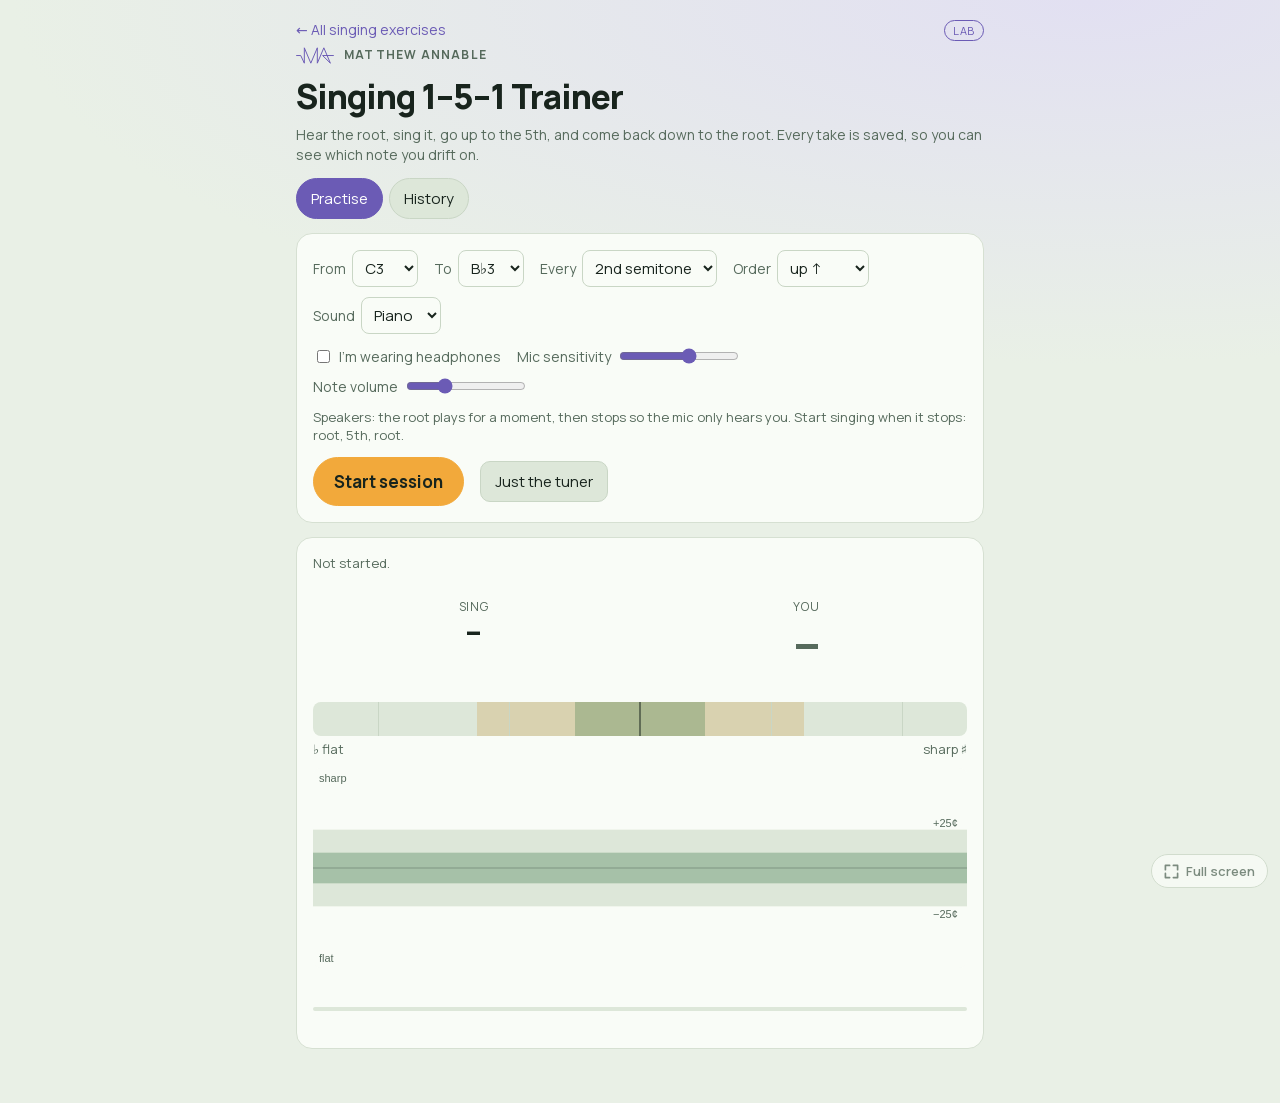
<file: one-five-one.html>
<!doctype html>
<html lang="en" data-app="sing" data-mic>
<head>
<meta charset="utf-8">
<meta name="viewport" content="width=device-width,initial-scale=1">
<title>Singing 1-5-1 Trainer</title>
<style>
  :root {
    --bg:#faf7f2; --ink:#1d1b19; --mute:#7a746b; --card:#fff; --line:#e4ddd0; --accent:#8a4b1f; --chip:#f1ebe1;
    --good:#0ca30c; --warn:#d99a00; --bad:#d03b3b; --flat:#2a78d6; --sharp:#d03b3b; --band:#f0efec; --grid:#ece6dc;
  }
  @media (prefers-color-scheme: dark) {
    :root {
      --bg:#181614; --ink:#f0ebe3; --mute:#9c958a; --card:#23201d; --line:#3a352f; --accent:#e0a064; --chip:#2e2a26;
      --good:#0ca30c; --warn:#fab219; --bad:#e0605a; --flat:#3987e5; --sharp:#e0605a; --band:#383835; --grid:#33302b;
    }
  }
  * { box-sizing:border-box; }
  body { margin:0; background:var(--bg); color:var(--ink); font:16px/1.4 -apple-system,BlinkMacSystemFont,"Segoe UI",sans-serif; }
  main { max-width:720px; margin:0 auto; padding:20px 16px 40px; }
  h1 { font-size:20px; margin:0 0 4px; }
  h2 { font-size:15px; margin:0 0 10px; }
  .sub { color:var(--mute); font-size:14px; margin:0 0 14px; }
  .card { background:var(--card); border:1px solid var(--line); border-radius:14px; padding:16px; margin-bottom:14px; }
  .tabs { display:flex; gap:6px; margin-bottom:14px; }
  .tabs button { border-radius:999px; }
  .tabs button.on { background:var(--ink); color:var(--bg); border-color:var(--ink); }
  button, .btn { font:inherit; font-size:15px; padding:9px 14px; border-radius:10px; border:1px solid var(--line); background:var(--chip); color:var(--ink); cursor:pointer; }
  button:disabled { opacity:.45; cursor:default; }
  button.primary { background:var(--accent); border-color:var(--accent); color:#fff; font-weight:600; }
  button.big { font-size:17px; padding:12px 20px; }
  kbd { font:12px ui-monospace,Menlo,monospace; opacity:.7; margin-left:4px; }
  .row { display:flex; flex-wrap:wrap; gap:10px 16px; align-items:center; margin-bottom:12px; }
  label { font-size:14px; color:var(--mute); display:flex; align-items:center; gap:6px; }
  select { font:inherit; font-size:15px; padding:6px 8px; border-radius:8px; border:1px solid var(--line); background:var(--card); color:var(--ink); }
  input[type=range] { width:120px; }
  .hint { color:var(--mute); font-size:13px; margin:0 0 12px; }
  .msg { color:var(--mute); font-size:13px; margin:8px 0 0; min-height:1em; }

  /* live view */
  .progress { font-size:13px; color:var(--mute); margin-bottom:6px; min-height:1em; }
  .strip { display:flex; flex-wrap:wrap; gap:4px; margin-bottom:10px; }
  .strip span { font-size:12px; padding:2px 6px; border-radius:6px; background:var(--chip); color:var(--mute); border:1px solid transparent; }
  .strip span.cur { border-color:var(--accent); color:var(--ink); font-weight:600; }
  .strip span.g { box-shadow:inset 0 -3px 0 var(--good); color:var(--ink); }
  .strip span.w { box-shadow:inset 0 -3px 0 var(--warn); color:var(--ink); }
  .strip span.b { box-shadow:inset 0 -3px 0 var(--bad); color:var(--ink); }
  .notes { display:grid; grid-template-columns:1fr 1fr; gap:12px; text-align:center; margin-bottom:10px; }
  .lbl { font-size:12px; text-transform:uppercase; letter-spacing:.06em; color:var(--mute); }
  .target, .heard { font-size:52px; font-weight:700; line-height:1.1; font-variant-numeric:tabular-nums; }
  .heard { color:var(--mute); }
  .heard.g { color:var(--good); } .heard.w { color:var(--warn); } .heard.b { color:var(--bad); }
  .cents { font-size:15px; color:var(--mute); min-height:1.3em; font-variant-numeric:tabular-nums; }
  .playing { font-size:13px; color:var(--accent); min-height:1.2em; }

  .meter { position:relative; height:34px; border-radius:8px; background:var(--band); overflow:hidden; margin:6px 0 4px; }
  .meter .z { position:absolute; top:0; bottom:0; }
  .meter .tick { position:absolute; top:0; bottom:0; width:1px; background:var(--line); }
  .meter .mid { position:absolute; top:0; bottom:0; left:50%; width:2px; margin-left:-1px; background:var(--ink); opacity:.5; }
  #needle { position:absolute; top:3px; bottom:3px; width:6px; margin-left:-3px; border-radius:3px; background:var(--ink); left:50%; opacity:0; transition:opacity .2s; }
  .meterlbl { display:flex; justify-content:space-between; font-size:13px; color:var(--mute); margin-bottom:10px; }
  #verdict { font-weight:600; color:var(--ink); }
  canvas { width:100%; height:200px; display:block; border-radius:8px; background:var(--card); }
  .notestat { font-size:14px; margin:8px 0 0; min-height:1.3em; font-variant-numeric:tabular-nums; }
  .controls { display:flex; flex-wrap:wrap; gap:8px; margin-top:12px; }
  .controls .primary { flex:1 1 180px; }
  .level { height:4px; background:var(--chip); border-radius:2px; overflow:hidden; margin-top:12px; }
  #level { height:100%; width:0; background:var(--accent); }

  /* summary + history */
  .tiles { display:grid; grid-template-columns:repeat(auto-fit,minmax(130px,1fr)); gap:10px; margin-bottom:14px; }
  .tile { background:var(--chip); border-radius:10px; padding:10px 12px; }
  .tile b { display:block; font-size:26px; font-variant-numeric:tabular-nums; }
  .tile span { font-size:12px; color:var(--mute); }
  ul.ins { margin:0 0 6px; padding-left:18px; }
  ul.ins li { margin:0 0 6px; }
  svg text { fill:var(--mute); font-size:11px; font-family:-apple-system,BlinkMacSystemFont,"Segoe UI",sans-serif; }
  svg { display:block; width:100%; height:auto; }
  .legend { display:flex; gap:14px; font-size:12px; color:var(--mute); margin-top:6px; }
  .legend i { display:inline-block; width:10px; height:10px; border-radius:2px; margin-right:4px; vertical-align:-1px; }
  table { width:100%; border-collapse:collapse; font-size:14px; font-variant-numeric:tabular-nums; }
  th, td { text-align:left; padding:6px 4px; border-bottom:1px solid var(--line); }
  th { font-size:12px; color:var(--mute); font-weight:500; }
  td.x { text-align:right; }
  td.x button { padding:2px 8px; font-size:13px; }
  .tip { position:fixed; pointer-events:none; background:var(--ink); color:var(--bg); font-size:12px; padding:6px 8px; border-radius:6px; max-width:240px; z-index:10; }
  table.sl { font-size:12.5px; }
  table.sl td { white-space:nowrap; }
  table.sl td.x button { padding:2px 6px; }
  table.sl th, table.sl td { padding-left:3px; padding-right:3px; }
  table.sl th, table.sl td { padding-left:4px; padding-right:4px; }
  .empty { color:var(--mute); font-size:14px; }
  [hidden] { display:none !important; }
  .target { font-size:30px; }
  .stages { display:flex; gap:6px; margin-bottom:10px; }
  .stages span { flex:1; text-align:center; font-size:13px; padding:6px 4px; border-radius:8px; background:var(--chip); color:var(--mute); border:1px solid transparent; font-variant-numeric:tabular-nums; }
  .stages span.cur { border-color:var(--accent); color:var(--ink); font-weight:600; }
  .stages span.g { box-shadow:inset 0 -3px 0 var(--good); color:var(--ink); }
  .stages span.w { box-shadow:inset 0 -3px 0 var(--warn); color:var(--ink); }
  .stages span.b { box-shadow:inset 0 -3px 0 var(--bad); color:var(--ink); }
  :root { --s1:#2a78d6; --s2:#d97706; --s3:#8b5cc7; }
  @media (prefers-color-scheme: dark) { :root { --s1:#3987e5; --s2:#fab219; --s3:#b48aea; } }
  td.fl { color:var(--flat); } td.sh { color:var(--sharp); }
</style>
<meta name="theme-color" content="#141A17" media="(prefers-color-scheme: dark)">
<meta name="theme-color" content="#E9F0E6" media="(prefers-color-scheme: light)">
<link rel="apple-touch-icon" href="icon-180.png">
<link rel="icon" href="icon.svg" type="image/svg+xml">
<link rel="stylesheet" href="evening.css">
<script src="teach-tools.js?v=4"></script>
<script src="sing-core.js?v=8"></script>
</head>
<body>
<main>
  <div class="topline" id="topline"></div>
  <p class="ma-brand"><svg viewBox="-12 -12 779 339" aria-hidden="true"><polyline points="0,158 85,158 159,315 159,0 292,315 425,0 425,315 559,0 693,315 533,158 755,158" fill="none" stroke="currentColor" stroke-width="20" stroke-linecap="round" stroke-linejoin="round"/></svg>Matthew Annable</p>
  <h1>Singing 1–5–1 Trainer</h1>
  <p class="sub">Hear the root, sing it, go up to the 5th, and come back down to the root. Every take is saved, so you can see which note you drift on.</p>
  <nav class="tabs"><button data-tab="practise" class="on">Practise</button><button data-tab="history">History</button></nav>

  <section id="practise">
    <div class="card" id="setup">
      <div class="row">
        <label>From <select id="lo"></select></label>
        <label>To <select id="hi"></select></label>
        <label>Every <select id="step"><option value="1">semitone</option><option value="2">2nd semitone</option><option value="3">3rd semitone</option><option value="4">4th semitone</option></select></label>
        <label>Order <select id="order"><option value="up">up ↑</option><option value="down">down ↓</option><option value="shuffle">shuffle</option></select></label>
        <label>Sound <select id="sound"><option value="piano">Piano</option><option value="guitar">Guitar</option></select></label>
      </div>
      <div class="row">
        <label><input type="checkbox" id="phones"> I'm wearing headphones</label>
        <label>Mic sensitivity <input type="range" id="gate" min="0" max="100"></label>
        <label>Note volume <input type="range" id="vol" min="100" max="150" step="5"></label>
      </div>
      <p class="hint" id="phonesHint"></p>
      <div class="row" style="margin:0">
        <button class="primary big" id="startBtn">Start session</button>
        <button id="tunerBtn">Just the tuner</button>
      </div>
    </div>

    <div class="card" id="live">
      <div class="progress" id="progress">Not started.</div>
      <div class="strip" id="strip"></div>
      <div class="stages" id="stages"></div>
      <div class="notes">
        <div><div class="lbl">Sing</div><div class="target" id="target">–</div><div class="playing" id="playing"></div></div>
        <div><div class="lbl">You</div><div class="heard" id="heard">–</div><div class="cents" id="cents"></div></div>
      </div>
      <div class="meter" id="meter">
        <div class="z" style="left:25%;width:50%;background:color-mix(in srgb,var(--warn) 22%,transparent)"></div>
        <div class="z" style="left:40%;width:20%;background:color-mix(in srgb,var(--good) 30%,transparent)"></div>
        <div class="tick" style="left:10%"></div><div class="tick" style="left:30%"></div><div class="tick" style="left:70%"></div><div class="tick" style="left:90%"></div>
        <div class="mid"></div><div id="needle"></div>
      </div>
      <div class="meterlbl"><span>♭ flat</span><span id="verdict"></span><span>sharp ♯</span></div>
      <canvas id="trace"></canvas>
      <div class="notestat" id="noteStat"></div>
      <div class="row" id="fbRow" hidden style="margin:12px 0 0"><label><input type="checkbox" id="usedFb"> I'm using the visual feedback on this take<kbd>F</kbd></label></div>
      <div class="controls" id="controls" hidden>
        <button id="replayBtn">🔁 Try this one again<kbd>R</kbd></button>
        <button class="primary big" id="nextBtn">Next root<kbd>Space</kbd></button>
        <button id="finishBtn">Finish</button>
      </div>
      <div class="level"><div id="level"></div></div>
      <p class="msg" id="msg"></p>
    </div>

    <div class="card" id="summary" hidden></div>
  </section>

  <section id="history" hidden>
    <div class="card"><div class="row" style="margin:0"><span style="font-size:14px;color:var(--mute)">Show sessions:</span>
      <div class="tabs" id="histFilter" style="margin:0"></div></div>
      <p class="hint" id="filterHint" style="margin:8px 0 0"></p></div>
    <div class="card" id="histTop"></div>
    <div class="card"><h2>Lean on each note, session by session</h2><div id="chLean"></div>
      <div class="legend"><span><i style="background:var(--s1)"></i>1st root</span><span><i style="background:var(--s2)"></i>5th</span><span><i style="background:var(--s3)"></i>return root</span><span><i style="background:var(--band)"></i>±10¢ / ±25¢</span></div>
      <p class="hint" style="margin:6px 0 0">Below the line is flat, above is sharp. Fixed ±50¢ scale.</p></div>
    <div class="card"><h2>Average lean on each note, all sessions</h2><div id="chStages"></div><div class="legend"><span><i style="background:var(--flat)"></i>flat</span><span><i style="background:var(--sharp)"></i>sharp</span><span><i style="background:var(--band)"></i>±10¢ (inner) / ±25¢</span></div></div>
    <div class="card"><h2>On pitch on each note, session by session</h2><div id="chOn"></div>
      <div class="legend"><span><i style="background:var(--s1)"></i>1st root</span><span><i style="background:var(--s2)"></i>5th</span><span><i style="background:var(--s3)"></i>return root</span></div>
      <p class="hint" style="margin:6px 0 0">Share of held singing within 25¢ of the note.</p></div>
    <div class="card"><h2>By starting note</h2><div id="byRoot"></div></div>
    <div class="card"><h2>Sessions</h2><div id="sessList"></div>
      <div class="row" style="margin:12px 0 6px">
        <button id="exportBtn">Export sessions</button>
        <label class="btn">Import…<input type="file" id="importFile" accept=".json,application/json" hidden></label>
      </div>
      <p class="hint" style="margin:0">Sessions are saved in this browser only. Export now and then to keep a copy, or to move them to another device.</p>
    </div>
  </section>
</main>
<div id="tip" class="tip" hidden></div>

<script>
const $ = id => document.getElementById(id);

// ---------- Notes ----------
const NAMES = ['C','C♯','D','E♭','E','F','F♯','G','A♭','A','B♭','B'];
const noteName = m => NAMES[((m % 12) + 12) % 12] + (Math.floor(m / 12) - 1);
const midiHz = m => 440 * Math.pow(2, (m - 69) / 12);
const hzToMidi = f => 69 + 12 * Math.log2(f / 440);
const LOWEST = 36, HIGHEST = 84;   // C2 .. C6

const avg = a => a.reduce((x, y) => x + y, 0) / a.length;
const median = a => { const s = [...a].sort((x, y) => x - y), h = s.length >> 1; return s.length % 2 ? s[h] : (s[h - 1] + s[h]) / 2; };
const sdev = a => { const m = avg(a); return Math.sqrt(avg(a.map(x => (x - m) * (x - m)))); };
const lean = c => Math.abs(c) < 3 ? 'centred' : `${Math.abs(Math.round(c))}¢ ${c < 0 ? 'flat' : 'sharp'}`;
const sgn = c => { const r = Math.round(c); return (r > 0 ? '+' : r < 0 ? '−' : '') + Math.abs(r); };
const zone = c => Math.abs(c) <= 10 ? 'g' : Math.abs(c) <= 25 ? 'w' : 'b';
const ddmm = iso => { const d = new Date(iso); return `${String(d.getDate()).padStart(2, '0')}/${String(d.getMonth() + 1).padStart(2, '0')}`; };
const fullDate = iso => { const d = new Date(iso); return `${ddmm(iso)}/${d.getFullYear()} ${String(d.getHours()).padStart(2, '0')}:${String(d.getMinutes()).padStart(2, '0')}`; };
const esc = s => String(s).replace(/[&<>"]/g, c => ({ '&': '&amp;', '<': '&lt;', '>': '&gt;', '"': '&quot;' }[c]));

// ---------- Storage ----------
// One record per session; each take keeps its raw frames ([ms since listening began,
// cents from the ROOT, unfolded]) so the three notes are found afterwards and the
// stats can be redefined later.
const KEY = 'singing-151-v1';
function load() {
  let s = null;
  try { s = JSON.parse(localStorage.getItem(KEY)); } catch (e) {}
  s = s && s.sessions ? s : { sessions: [] };
  s.settings = Object.assign({ lo: 48, hi: 58, step: 2, order: 'up', sound: 'piano', phones: false, gate: 60, vol: SC.VOL_DEFAULT }, s.settings || {});
  s.sessions.forEach(x => { x.done = true; });   // anything unfinished ended when the tab closed
  return s;
}
const store = load();
function save() {
  try { localStorage.setItem(KEY, JSON.stringify(store)); }
  catch (e) { $('msg').textContent = 'Couldn\'t save (browser storage full or blocked). Export your sessions to keep them.'; }
}
const S = store.settings;

// ---------- Setup controls ----------
for (const id of ['lo', 'hi']) for (let m = LOWEST; m <= HIGHEST; m++) $(id).add(new Option(noteName(m), m));
for (const id of ['lo', 'hi', 'step', 'order', 'sound']) $(id).value = S[id];
$('phones').checked = S.phones; $('gate').value = S.gate; $('vol').value = S.vol; SC.setVolume(S.vol);
function phonesHint() {
  $('phonesHint').textContent = S.phones
    ? 'Headphones: the root keeps sounding while you sing, and you\'re scored the whole time.'
    : 'Speakers: the root plays for a moment, then stops so the mic only hears you. Start singing when it stops: root, 5th, root.';
}
phonesHint();
for (const id of ['lo', 'hi', 'step', 'order', 'sound', 'phones', 'gate', 'vol']) $(id).addEventListener('change', () => {
  S.lo = +$('lo').value; S.hi = +$('hi').value; S.step = +$('step').value; S.order = $('order').value; S.sound = $('sound').value;
  S.phones = $('phones').checked; S.gate = +$('gate').value; S.vol = +$('vol').value; SC.setVolume(S.vol);
  phonesHint(); save();
});

// ---------- Sounds ----------
// Both are rendered once per note into a buffer. Pitch accuracy matters more than
// realism here: it's the reference you're tuning to.
let actx;
const soundCache = new Map();
function pianoBuffer(midi) {
  const sr = actx.sampleRate, f = midiHz(midi), len = Math.floor(sr * 3), b = actx.createBuffer(1, len, sr), d = b.getChannelData(0);
  const B = 0.00008;                                  // string stiffness: upper partials run a hair sharp
  const nP = Math.max(4, Math.min(16, Math.floor(7000 / f)));
  const tauSlow = 3.2 * Math.pow(2, -(midi - 48) / 24);
  for (let k = 1; k <= nP; k++) {
    const fk = k * f * Math.sqrt(1 + B * k * k) / Math.sqrt(1 + B);   // fundamental stays exact
    const a = (k === 2 ? 0.7 : 1) / Math.pow(k, 1.25);
    const r = (1 / tauSlow) * (1 + 0.45 * Math.pow(k - 1, 1.2));
    for (const det of [-0.0004, 0.0004]) {             // two strings per note, ~0.7¢ apart
      const w = 2 * Math.PI * fk * (1 + det) / sr, ph = Math.random() * 6.28;
      for (let i = 0; i < len; i++) {
        const t = i / sr;
        d[i] += a * (0.55 * Math.exp(-t * r * 5) + 0.45 * Math.exp(-t * r)) * Math.sin(w * i + ph);
      }
    }
  }
  // hammer thump
  let lp = 0; const thump = Math.floor(sr * 0.025);
  for (let i = 0; i < thump; i++) { lp += 0.08 * ((Math.random() * 2 - 1) - lp); d[i] += lp * 0.6 * (1 - i / thump); }
  shape(d, sr, 0.004);
  return { buf: b, rate: 1 };
}
function guitarBuffer(midi) {
  // Karplus-Strong. Each sample is fed back as the average of itself and the next,
  // so the loop's period is N - 0.5 samples. That's rarely the exact pitch, so the
  // buffer is played back at whatever rate corrects it.
  const sr = actx.sampleRate, f = midiHz(midi), len = Math.floor(sr * 3), b = actx.createBuffer(1, len, sr), d = b.getChannelData(0);
  const N = Math.max(3, Math.round(sr / f + 0.5)), f0 = sr / (N - 0.5);
  const ring = new Float32Array(N);
  let lp = 0;
  for (let i = 0; i < N; i++) { lp += 0.5 * ((Math.random() * 2 - 1) - lp); ring[i] = lp; }
  const pick = Math.max(1, Math.floor(N * 0.18)), ex = ring.slice();
  for (let i = 0; i < N; i++) ring[i] = ex[i] - 0.6 * ex[(i - pick + N) % N];   // plucked a little way from the bridge
  const rho = Math.pow(0.001, 1 / (f0 * 7));
  let idx = 0;
  for (let i = 0; i < len; i++) {
    const y = ring[idx], nx = (idx + 1) % N;
    d[i] = y;
    ring[idx] = rho * 0.5 * (y + ring[nx]);
    idx = nx;
  }
  shape(d, sr, 0.002);
  return { buf: b, rate: f / f0 };
}
function shape(d, sr, attack) {
  const a = Math.floor(sr * attack), r = Math.floor(sr * 0.2);
  for (let i = 0; i < a; i++) d[i] *= i / a;
  for (let i = 0; i < r; i++) d[d.length - 1 - i] *= i / r;
  let peak = 0; for (let i = 0; i < d.length; i++) peak = Math.max(peak, Math.abs(d[i]));
  if (peak > 0) for (let i = 0; i < d.length; i++) d[i] *= 0.7 / peak;
}
function getSound(midi) {
  const key = S.sound + midi;
  if (!soundCache.has(key)) soundCache.set(key, (S.sound === 'guitar' ? guitarBuffer : pianoBuffer)(midi));
  return soundCache.get(key);
}
let ref = null, refEnd = 0;   // refEnd: performance.now() when the speaker is quiet again
function playRef(midi) {
  stopRef();
  const { buf, rate } = getSound(midi);
  const src = actx.createBufferSource(), g = actx.createGain();
  src.buffer = buf; src.playbackRate.value = rate;
  const len = S.phones ? 2.8 : 1.8, t = actx.currentTime;
  g.gain.setValueAtTime(1, t); g.gain.setValueAtTime(1, t + len - 0.15); g.gain.linearRampToValueAtTime(0, t + len);
  src.connect(g).connect(SC.outFor(actx));
  src.start(t); src.stop(t + len + 0.05);
  ref = { src, g };
  refEnd = performance.now() + (S.phones ? 0 : len * 1000 + 150);
  traceMarks.push({ t: performance.now(), label: noteName(midi), play: S.phones ? 0 : len * 1000 + 150 });
}
function stopRef() {
  if (!ref) return;
  try { const t = actx.currentTime; ref.g.gain.cancelScheduledValues(t); ref.g.gain.setValueAtTime(ref.g.gain.value, t); ref.g.gain.linearRampToValueAtTime(0, t + 0.03); ref.src.stop(t + 0.05); } catch (e) {}
  ref = null;
}
const gated = () => !S.phones && performance.now() < refEnd;

// ---------- Pitch detection (McLeod normalised square difference) ----------
// Same detector as the Classical Note Trainer, with the range widened for voice.
const F_MIN = 65, F_MAX = 1100;
function detectPitch(buf, sr) {
  const n = buf.length, maxTau = Math.min(n >> 1, Math.floor(sr / F_MIN)), minTau = Math.floor(sr / F_MAX);
  const nsdf = new Float32Array(maxTau);
  let sq = 0; for (let i = 0; i < n; i++) sq += buf[i] * buf[i];
  let m = 2 * sq;
  for (let tau = 0; tau < maxTau; tau++) {
    let acf = 0;
    for (let i = 0; i < n - tau; i++) acf += buf[i] * buf[i + tau];
    nsdf[tau] = m > 0 ? 2 * acf / m : 0;
    m -= buf[tau] * buf[tau] + buf[n - 1 - tau] * buf[n - 1 - tau];
  }
  const peaks = [];
  let tau = 1;
  while (tau < maxTau - 1 && nsdf[tau] > 0) tau++;
  while (tau < maxTau - 1) {
    while (tau < maxTau - 1 && nsdf[tau] <= 0) tau++;
    let best = -1;
    while (tau < maxTau - 1 && nsdf[tau] > 0) {
      if (best < 0 || nsdf[tau] > nsdf[best]) best = tau;
      tau++;
    }
    if (best > 0 && best >= minTau && nsdf[best] > nsdf[best - 1] && nsdf[best] >= nsdf[best + 1]) peaks.push(best);
  }
  if (!peaks.length) return null;
  let maxVal = 0; for (const p of peaks) maxVal = Math.max(maxVal, nsdf[p]);
  const pick = peaks.find(p => nsdf[p] >= 0.9 * maxVal);
  const a = nsdf[pick - 1], b = nsdf[pick], c = nsdf[pick + 1];
  const shift = (a - c) / (2 * (a - 2 * b + c) || 1);
  return { freq: sr / (pick + shift), clarity: b };
}

// ---------- Stats ----------
// A note's first 0.3s of each sung stretch is the "onset" (where scoops live); the
// rest is "held", which is what accuracy and lean are measured on. Frames more than
// 50¢ out count against accuracy but are left out of the lean, so one wrong note
// can't drag the average.
function noteStats(f) {
  if (!f || f.length < 10) return null;
  const held = [], onset = [];
  let segStart = 0, prev = -1e9, secs = 0;
  for (const [ms, c] of f) {
    if (ms - prev > 160) segStart = ms; else secs += (ms - prev) / 1000;
    prev = ms;
    (ms - segStart < 300 ? onset : held).push(c);
  }
  const H = held.length >= 5 ? held : f.map(x => x[1]);
  const near = H.filter(c => Math.abs(c) <= 50), ons = onset.filter(c => Math.abs(c) <= 100);
  const pct = k => Math.round(100 * H.filter(c => Math.abs(c) <= k).length / H.length);
  let find = null;
  for (let i = 0; i + 2 < f.length; i++) {
    if (Math.abs(f[i][1]) <= 25 && Math.abs(f[i + 1][1]) <= 25 && Math.abs(f[i + 2][1]) <= 25 && f[i + 2][0] - f[i][0] < 200) { find = f[i][0] / 1000; break; }
  }
  return {
    secs, on: pct(25), spot: pct(10), off: Math.round(100 * (1 - near.length / H.length)),
    mean: near.length >= 3 ? avg(near) : null,
    sd: near.length >= 3 ? sdev(near) : null,
    onset: ons.length >= 3 ? avg(ons) : null,
    find,
  };
}

// The three notes of a take, found from the raw frames. Every frame is read as "how far
// from the root" or "how far from the 5th" (octave doesn't matter); frames near neither
// are the slide between notes. Short stretches are dropped, so a blip can't count as a note.
const fold = c => c - Math.round(c / 1200) * 1200;
function segment(f) {
  const runs = []; let cur = null, prev = -1e9;
  for (const [ms, c] of f) {
    const d1 = fold(c), d5 = fold(c - 700);
    const k = Math.abs(d1) <= 100 ? 0 : Math.abs(d5) <= 100 ? 1 : -1;
    if (k < 0) { cur = null; continue; }
    if (!cur || cur.k !== k || ms - prev > 200) { cur = { k, f: [] }; runs.push(cur); }
    cur.f.push([ms, k ? d5 : d1]); prev = ms;
  }
  const dur = r => r.f[r.f.length - 1][0] - r.f[0][0];
  const merged = [];
  for (const r of runs.filter(r => r.f.length >= 8 && dur(r) >= 250)) {
    const l = merged[merged.length - 1];
    if (l && l.k === r.k && r.f[0][0] - l.f[l.f.length - 1][0] < 500) l.f.push(...r.f); else merged.push({ k: r.k, f: [...r.f] });
  }
  const a = merged.findIndex(r => r.k === 0);
  const b = a < 0 ? -1 : merged.findIndex((r, i) => i > a && r.k === 1);
  const c = b < 0 ? -1 : merged.findIndex((r, i) => i > b && r.k === 0);
  return [a, b, c].map(i => i < 0 ? null : merged[i]);
}
const STAGE = ['1st root', '5th', 'return root'];
function takeStats(t) {
  const st = segment(t.f).map(r => r && noteStats(r.f));
  const m = st.map(x => x && x.mean);
  return {
    st, found: st.filter(Boolean).length,
    width: m[0] != null && m[1] != null ? m[1] - m[0] : null,   // + = the 5th you sang was wider than 700¢ from where you started
    drift: m[0] != null && m[2] != null ? m[2] - m[0] : null,   // + = you came back sharper than you left
  };
}
function sessionStats(s) {
  const takes = s.notes.map(n => ({ m: n.m, replays: n.r || 0, fb: n.v == null ? null : !!n.v, ...takeStats(n) })).filter(t => t.found > 0);
  if (!takes.length) return null;
  // Per take you tick "using the visual feedback"; the session is blind (none), checking (all) or partial (some).
  const tagged = takes.filter(t => t.fb != null), nFb = tagged.filter(t => t.fb).length;
  const mode = !tagged.length ? null : nFb === 0 ? 'blind' : nFb === tagged.length ? 'checking' : 'partial';
  const stages = [0, 1, 2].map(k => {
    const all = takes.filter(t => t.st[k]), withMean = all.filter(t => t.st[k].mean != null);
    return {
      n: all.length,
      lean: withMean.length ? avg(withMean.map(t => t.st[k].mean)) : null,
      on: all.length ? Math.round(avg(all.map(t => t.st[k].on))) : null,
      spot: all.length ? Math.round(avg(all.map(t => t.st[k].spot))) : null,
      onset: (() => { const o = withMean.filter(t => t.st[k].onset != null).map(t => t.st[k].onset - t.st[k].mean); return o.length >= 3 ? avg(o) : null; })(),
    };
  });
  const ws = takes.map(t => t.width).filter(x => x != null), ds = takes.map(t => t.drift).filter(x => x != null);
  const ons = stages.filter(x => x.on != null).map(x => x.on);
  return {
    takes, mode, stages,
    width: ws.length ? avg(ws) : null, drift: ds.length ? avg(ds) : null,
    complete: takes.filter(t => t.found === 3).length,
    on: Math.round(avg(ons)),
  };
}

// ---------- Microphone + main loop ----------
let analyser, abuf, stream = null, micOn = false, lastRun = 0;
const hist3 = [];                 // last three pitch readings, for a median filter against octave blips
let live = { c: null, m: null };  // what's being heard now
async function ensureAudio() {
  actx = actx || new (window.AudioContext || window.webkitAudioContext)();
  await SC.resume(actx);
}
// Safari (and every browser on an iPhone, which all use its engine) clears a backlog
// from opening the mic by running it 5% fast, which reads about 85¢ sharp, for up to
// about 20 seconds (WebKit's AudioSampleDataConverter). So the first session after the
// mic opens waits for that to pass. Measured on a real recording, 30/10/2026.
let isWebKit = /Safari/.test(navigator.userAgent) && !/Chrome|Chromium|Edg/.test(navigator.userAgent);
const MIC_SETTLE = 20000;
let micOpenedAt = 0, settling = false, cancelSettle = false;
function settleMic() {
  return new Promise(resolve => {
    const finish = ok => { settling = false; $('startBtn').textContent = 'Start session'; if (!ok) $('msg').textContent = 'Listening.'; resolve(ok); };
    const tick = () => {
      if (cancelSettle) { cancelSettle = false; return finish(false); }
      const left = MIC_SETTLE - (performance.now() - micOpenedAt);
      if (left <= 0) return finish(true);
      $('startBtn').textContent = `Mic settling… ${Math.ceil(left / 1000)}s`;
      $('msg').textContent = 'Safari can read about a semitone sharp just after the mic opens, so this gives it time. Tap again to cancel.';
      setTimeout(tick, 250);
    };
    settling = true; tick();
  });
}
async function ensureMic() {
  await ensureAudio();
  if (micOn) return true;
  if (!navigator.mediaDevices || !navigator.mediaDevices.getUserMedia) {
    $('msg').textContent = 'This browser can\'t reach the microphone from here. Try Chrome or Safari.';
    return false;
  }
  try {
    stream = await navigator.mediaDevices.getUserMedia({ audio: { echoCancellation: false, noiseSuppression: false, autoGainControl: true } });
    const src = actx.createMediaStreamSource(stream);
    analyser = actx.createAnalyser(); analyser.fftSize = 4096;
    src.connect(analyser);
    abuf = new Float32Array(analyser.fftSize);
    micOn = true; micOpenedAt = performance.now();
    $('tunerBtn').textContent = 'Mic off';
    $('msg').textContent = 'Listening.';
    return true;
  } catch (e) {
    $('msg').textContent = 'Couldn\'t use the microphone: ' + (e.message || e.name) + '. Allow it in the browser and try again.';
    return false;
  }
}
function micOff() {
  if (stream) stream.getTracks().forEach(t => t.stop());
  stream = null; micOn = false; live = { c: null, m: null };
  $('tunerBtn').textContent = 'Just the tuner';
  $('msg').textContent = 'Mic off.';
}

function analyse(now) {
  analyser.getFloatTimeDomainData(abuf);
  let s = 0; for (let i = 0; i < abuf.length; i++) s += abuf[i] * abuf[i];
  const rms = Math.sqrt(s / abuf.length);
  $('level').style.width = Math.min(100, Math.sqrt(rms) * 220) + '%';
  const gate = 0.02 * Math.pow(0.035, S.gate / 100);
  let midi = null;
  if (rms >= gate) {
    const r = detectPitch(abuf, actx.sampleRate);
    if (r && r.clarity >= 0.8 && r.freq >= F_MIN && r.freq <= F_MAX) midi = hzToMidi(r.freq);
  }
  if (midi == null) { hist3.length = 0; live = { c: null, m: null }; trace.push({ t: now, c: null }); return; }
  hist3.push(midi); if (hist3.length > 3) hist3.shift();
  const m = median(hist3);
  const T = sess && sess.cur;
  let c, raw = null, k = 0;
  if (T) {
    raw = (m - T.m) * 100;
    const d1 = fold(raw), d5 = fold(raw - 700);
    if (Math.abs(d1) <= Math.abs(d5)) c = d1; else { c = d5; k = 1; }
  } else c = (m - Math.round(m)) * 100;   // tuner: nearest note
  live = { c, m, k };
  const listening = T && !gated();
  trace.push({ t: now, c: !T || Math.abs(c) <= 100 ? c : null, quiet: !listening && !!T });
  if (listening) {
    if (T.t0 == null) T.t0 = now;
    T.f.push([Math.round(now - T.t0), Math.round(raw * 10) / 10]);
  }
}

let needle = 0, lastStat = 0;
function loop(t) {
  requestAnimationFrame(loop);
  const now = performance.now();
  if (micOn && now - lastRun >= 30) { lastRun = now; analyse(now); }
  // read-outs
  const T = sess && sess.cur;
  const playing = T && gated();
  $('playing').textContent = playing ? '🔊 listen…' : (T && !S.phones ? 'now sing' : '');
  // while the note plays through the speakers the mic is hearing the piano, not you
  if (live.c != null && !playing) {
    const z = zone(live.c), near = Math.abs(live.c) <= 50;
    $('heard').textContent = noteName(Math.round(live.m));
    $('heard').className = 'heard ' + (near ? z : 'b');
    $('cents').textContent = near ? `${sgn(live.c)}¢${T ? (live.k ? ' on the 5th' : ' on the root') : ''}` : (T ? 'between notes' : '');
    needle += (Math.max(-50, Math.min(50, live.c)) - needle) * 0.35;
    $('needle').style.left = (50 + needle) + '%';
    $('needle').style.opacity = near ? 1 : 0.3;
    $('needle').style.background = `var(--${{ g: 'good', w: 'warn', b: 'bad' }[near ? z : 'b']})`;
    const a = Math.abs(live.c), dir = live.c < 0 ? 'flat' : 'sharp';
    $('verdict').textContent = a <= 10 ? 'Spot on' : a <= 25 ? `A touch ${dir}` : a <= 50 ? (dir[0].toUpperCase() + dir.slice(1)) : '';
  } else {
    $('heard').textContent = '–'; $('heard').className = 'heard'; $('cents').textContent = '';
    $('needle').style.opacity = 0; $('verdict').textContent = '';
  }
  if (T && now - lastStat > 250) {
    lastStat = now;
    renderStages(takeStats(T));
  }
  drawTrace(now);
}
requestAnimationFrame(loop);
const STAGE_SHORT = ['1', '5', '1'];
function renderStages(ts) {
  if (!ts) { $('stages').innerHTML = ''; return; }
  const cur = ts.st.findIndex(x => !x);
  $('stages').innerHTML = ts.st.map((x, i) => {
    const cls = x ? (x.mean == null ? 'b' : { g: 'g', w: 'w', b: 'b' }[zone(x.mean)]) : (i === cur ? 'cur' : '');
    return `<span class="${cls}">${STAGE_SHORT[i]} · ${STAGE[i]}${x ? ': ' + (x.mean == null ? 'wandering' : sgn(x.mean) + '¢') : ''}</span>`;
  }).join('');
  $('noteStat').textContent = ts.found === 3 ? 'Got all three. Space for the next root.' : 'Sing the root, then the 5th above, then back to the root. Hold each for about a second.';
}

// ---------- Live trace ----------
const WINDOW = 10000, trace = [], traceMarks = [];
function drawTrace(now) {
  const cv = $('trace'), dpr = window.devicePixelRatio || 1, W = cv.clientWidth, H = cv.clientHeight;
  if (cv.width !== Math.round(W * dpr)) { cv.width = Math.round(W * dpr); cv.height = Math.round(H * dpr); }
  const g = cv.getContext('2d'); g.setTransform(dpr, 0, 0, dpr, 0, 0); g.clearRect(0, 0, W, H);
  const css = getComputedStyle(document.documentElement), col = k => css.getPropertyValue('--' + k).trim();
  const R = 60, y = c => H / 2 - Math.max(-R, Math.min(R, c)) / R * (H / 2 - 8), x = t => W - (now - t) / WINDOW * W;
  while (trace.length && now - trace[0].t > WINDOW) trace.shift();
  while (traceMarks.length && now - traceMarks[0].t - traceMarks[0].play > WINDOW && traceMarks.length > 1) traceMarks.shift();
  // bands
  g.fillStyle = col('band'); g.fillRect(0, y(25), W, y(-25) - y(25));
  g.globalAlpha = 0.35; g.fillStyle = col('good'); g.fillRect(0, y(10), W, y(-10) - y(10)); g.globalAlpha = 1;
  g.strokeStyle = col('mute'); g.globalAlpha = 0.5; g.lineWidth = 1; g.beginPath(); g.moveTo(0, y(0)); g.lineTo(W, y(0)); g.stroke(); g.globalAlpha = 1;
  g.fillStyle = col('mute'); g.font = '11px -apple-system,sans-serif';
  g.fillText('sharp', 6, 14); g.fillText('flat', 6, H - 6); g.fillText('+25¢', W - 34, y(25) - 3); g.fillText('−25¢', W - 34, y(-25) + 12);
  // note changes + reference playing
  for (const mk of traceMarks) {
    const x0 = x(mk.t);
    if (mk.play) { g.globalAlpha = 0.12; g.fillStyle = col('accent'); g.fillRect(x0, 0, x(mk.t + mk.play) - x0, H); g.globalAlpha = 1; }
    g.strokeStyle = col('accent'); g.setLineDash([3, 3]); g.beginPath(); g.moveTo(x0, 0); g.lineTo(x0, H); g.stroke(); g.setLineDash([]);
    g.fillStyle = col('accent'); g.fillText(mk.label, x0 + 4, 26);
  }
  // pitch line, coloured by how close it is
  g.lineWidth = 2.5; g.lineCap = 'round';
  for (let i = 1; i < trace.length; i++) {
    const a = trace[i - 1], b = trace[i];
    if (a.c == null || b.c == null || b.t - a.t > 160) continue;
    const z = Math.abs(b.c) > 50 ? 'b' : zone(b.c);
    g.strokeStyle = col({ g: 'good', w: 'warn', b: 'bad' }[z]);
    g.globalAlpha = b.quiet ? 0.25 : 1;
    g.beginPath(); g.moveTo(x(a.t), y(a.c)); g.lineTo(x(b.t), y(b.c)); g.stroke();
  }
  g.globalAlpha = 1;
}

// ---------- Session ----------
let sess = null;   // { rec (the stored session), order: [midi], i, cur (current take record) }
function rootList() {
  const lo = Math.min(S.lo, S.hi), hi = Math.max(S.lo, S.hi), o = [];
  for (let m = lo; m <= hi; m += S.step) o.push(m);
  if (S.order === 'down') o.reverse();
  else if (S.order === 'shuffle') for (let i = o.length - 1; i > 0; i--) { const j = Math.floor(Math.random() * (i + 1)); [o[i], o[j]] = [o[j], o[i]]; }
  return o;
}
let wake = null;
async function startSession() {
  if (settling) { cancelSettle = true; return; }
  if (!(await ensureMic())) return;
  if (isWebKit && !(await settleMic())) return;
  const order = rootList();
  const rec = { id: Date.now().toString(36), start: new Date().toISOString(), sound: S.sound, order: S.order, step: S.step, phones: S.phones, lo: Math.min(S.lo, S.hi), hi: Math.max(S.lo, S.hi), notes: [], done: false };
  store.sessions.push(rec); save();
  sess = { rec, order, i: -1, cur: null };
  $('setup').querySelectorAll('select,input,#startBtn').forEach(e => e.disabled = true);
  $('controls').hidden = false; $('fbRow').hidden = false; $('summary').hidden = true;
  try { wake = await navigator.wakeLock.request('screen'); } catch (e) {}
  nextTake();
}
function nextTake() {
  if (!sess) return;
  if (sess.i + 1 >= sess.order.length) return finishSession();
  sess.i++;
  const m = sess.order[sess.i];
  sess.cur = { m, r: 0, v: $('usedFb').checked ? 1 : 0, f: [], t0: null };   // v: 1 = used the visual feedback; carries over from the last take
  sess.rec.notes.push(sess.cur);
  save();
  hist3.length = 0;
  $('target').textContent = `${noteName(m)} → ${noteName(m + 7)} → ${noteName(m)}`;
  $('noteStat').textContent = '';
  const last = sess.i + 1 >= sess.order.length;
  $('nextBtn').innerHTML = (last ? 'Finish ✓' : 'Next root') + '<kbd>Space</kbd>';
  renderStrip();
  playRef(m);
  // timings count from when you can start singing
  sess.cur.t0 = S.phones ? performance.now() : refEnd;
  renderStages(takeStats(sess.cur));
}
function setFb(on) {
  $('usedFb').checked = on;
  if (sess && sess.cur) { sess.cur.v = on ? 1 : 0; save(); }
}
function replay() {   // hear the root again and start this take over
  if (!sess || !sess.cur) return;
  const T = sess.cur;
  T.r++; T.f = []; hist3.length = 0;
  playRef(T.m);
  T.t0 = S.phones ? performance.now() : refEnd;
  renderStages(takeStats(T));
}
function renderStrip() {
  if (!sess) { $('strip').innerHTML = ''; return; }
  $('progress').textContent = `Root ${sess.i + 1} of ${sess.order.length}`;
  $('strip').innerHTML = sess.order.map((m, i) => {
    let cls = i === sess.i ? 'cur' : '';
    if (i < sess.i) { const f = takeStats(sess.rec.notes[i]).found; cls = f === 3 ? 'g' : f ? 'w' : 'b'; }
    return `<span class="${cls}">${noteName(m)}</span>`;
  }).join('');
}
function finishSession() {
  if (!sess) return;
  stopRef();
  const rec = sess.rec;
  rec.done = true; rec.end = new Date().toISOString();
  rec.notes = rec.notes.filter(n => n.f.length);
  sess = null;
  $('setup').querySelectorAll('select,input,#startBtn').forEach(e => e.disabled = false);
  $('controls').hidden = true; $('fbRow').hidden = true;
  $('target').textContent = '–'; $('playing').textContent = ''; $('noteStat').textContent = ''; $('strip').innerHTML = ''; $('stages').innerHTML = '';
  if (wake) { wake.release().catch(() => {}); wake = null; }
  const st = sessionStats(rec);
  if (!st) {
    store.sessions = store.sessions.filter(x => x !== rec); save();
    $('progress').textContent = 'Session ended. Nothing was sung, so it wasn\'t saved.';
    return;
  }
  save();
  $('progress').textContent = 'Session saved.';
  renderSummary(rec);
}

// ---------- Session summary ----------
const MODES = { blind: 'Blind', checking: 'Checking', partial: 'Partial' };
const leanCell = v => v == null ? '<td>–</td>' : `<td class="${v <= -10 ? 'fl' : v >= 10 ? 'sh' : ''}">${sgn(v)}¢</td>`;
function renderSummary(rec) {
  const st = sessionStats(rec), el = $('summary');
  const prev = store.sessions.filter(s => s !== rec && s.start < rec.start).map(sessionStats).filter(Boolean).slice(-5);
  const ins = sessionInsights(st, prev);
  const tile = (k, name) => `<div class="tile"><b>${st.stages[k].lean == null ? '–' : sgn(st.stages[k].lean) + '¢'}</b><span>${name} · ${st.stages[k].on == null ? 'n/a' : st.stages[k].on + '% on pitch'}</span></div>`;
  el.innerHTML = `
    <h2>Session · ${fullDate(rec.start)} · ${noteName(rec.lo)}–${noteName(rec.hi)}${st.mode ? ' · ' + MODES[st.mode] : ''}</h2>
    <div class="tiles">
      ${tile(0, '1st root')}${tile(1, '5th')}${tile(2, 'return root')}
      <div class="tile"><b>${st.width == null ? '–' : sgn(st.width) + '¢'}</b><span>5th size vs your 1st root (+ wide, − narrow)</span></div>
      <div class="tile"><b>${st.drift == null ? '–' : sgn(st.drift) + '¢'}</b><span>return vs where you started</span></div>
    </div>
    <h2>What I tried</h2>
    <textarea id="sessNote" rows="2" style="width:100%;font:inherit;font-size:15px;padding:8px 10px;border-radius:8px;border:1px solid var(--line);background:var(--card);color:var(--ink)" placeholder="e.g. thought higher, breathed from the belly">${esc(rec.note || '')}</textarea>
    <h2 style="margin-top:14px">What stood out</h2>
    <ul class="ins">${ins.map(x => `<li>${x}</li>`).join('')}</ul>
    <h2 style="margin-top:14px">Lean on each note</h2>
    <div id="sumChart"></div>
    <div class="legend"><span><i style="background:var(--s1)"></i>1st root</span><span><i style="background:var(--s2)"></i>5th</span><span><i style="background:var(--s3)"></i>return root</span><span><i style="background:var(--band)"></i>±10¢ / ±25¢</span></div>
    <details style="margin-top:12px"><summary style="cursor:pointer;color:var(--mute);font-size:14px">Take by take</summary>
      <div style="overflow-x:auto"><table class="sl" style="margin-top:8px"><tr><th>Root</th><th>Feedback</th><th>1st root</th><th>5th</th><th>Return</th><th>5th size</th><th>Return vs start</th></tr>
      ${st.takes.map(t => `<tr><td>${noteName(t.m)}</td><td>${t.fb == null ? '–' : t.fb ? 'checking' : 'blind'}</td>${[0, 1, 2].map(k => leanCell(t.st[k] ? t.st[k].mean : null)).join('')}${leanCell(t.width)}${leanCell(t.drift)}</tr>`).join('')}
      </table></div></details>
    <div class="row" style="margin:14px 0 0"><button id="discardBtn">Discard this session</button></div>`;
  el.hidden = false;
  multiLine($('sumChart'), 'lean', st.takes.map(t => ({ label: noteName(t.m), v: [0, 1, 2].map(k => t.st[k] ? t.st[k].mean : null), tip: `${noteName(t.m)}: ` + [0, 1, 2].map(k => `${STAGE[k]} ${t.st[k] ? (t.st[k].mean == null ? 'wandering' : sgn(t.st[k].mean) + '¢') : 'not heard'}`).join(' · ') })));
  $('sessNote').onchange = () => { rec.note = $('sessNote').value.trim(); save(); };
  $('discardBtn').onclick = () => {
    if (!confirm('Discard this session? It won\'t count in your history.')) return;
    store.sessions = store.sessions.filter(x => x !== rec); save();
    el.hidden = true; $('progress').textContent = 'Session discarded.';
  };
  el.scrollIntoView({ behavior: 'smooth', block: 'start' });
}
function sessionInsights(st, prev) {
  const out = [];
  const [a, b, c] = st.stages;
  if (a.lean != null && b.lean != null && c.lean != null) {
    out.push(`Average lean: <b>${lean(a.lean)}</b> on the first root, <b>${lean(b.lean)}</b> on the 5th, <b>${lean(c.lean)}</b> coming back to the root.`);
  } else for (const [k, x] of [[0, a], [1, b], [2, c]]) if (x.lean != null) out.push(`${STAGE[k][0].toUpperCase() + STAGE[k].slice(1)}: ${lean(x.lean)}.`);
  if (st.width != null) out.push(Math.abs(st.width) < 8
    ? `Your 5th was about the right size above where you started (${sgn(st.width)}¢).`
    : `Your 5th was <b>${Math.abs(Math.round(st.width))}¢ ${st.width < 0 ? 'narrow' : 'wide'}</b> measured from the root you sang, so you ${st.width < 0 ? 'stopped short of' : 'overshot'} the interval.`);
  if (st.drift != null) out.push(Math.abs(st.drift) < 8
    ? `You came back to where you started (${sgn(st.drift)}¢).`
    : `Coming back down you landed <b>${Math.abs(Math.round(st.drift))}¢ ${st.drift < 0 ? 'below' : 'above'}</b> where you started.`);
  for (const [k, x] of [[1, b], [0, a]]) if (x.onset != null && Math.abs(x.onset) >= 12 && k === 1)
    out.push(x.onset < 0 ? `You tend to <b>come in under the 5th and slide up</b> to it (${Math.round(-x.onset)}¢ under at the start).` : `You tend to <b>come in above the 5th and drop</b> (${Math.round(x.onset)}¢ over at the start).`);
  const worst = st.takes.flatMap(t => [0, 1, 2].filter(k => t.st[k] && t.st[k].mean != null).map(k => ({ t, k, v: t.st[k].mean }))).filter(x => Math.abs(x.v) >= 25).sort((x, y) => Math.abs(y.v) - Math.abs(x.v)).slice(0, 3);
  if (worst.length) out.push(`Furthest out: ${worst.map(x => `${noteName(x.t.m)} ${STAGE[x.k]} (${lean(x.v)})`).join(', ')}.`);
  if (st.complete < st.takes.length) out.push(`I could hear all three notes in ${st.complete} of ${st.takes.length} takes. The others are missing a note, usually because it was too quiet or too short (under about a quarter of a second).`);
  const re = st.takes.filter(t => t.replays > 0);
  if (re.length) out.push(`You restarted ${re.length === 1 ? 'one take' : re.length + ' takes'}: ${re.map(t => noteName(t.m)).join(', ')}.`);
  if (prev.length) {
    const p = Math.round(avg(prev.map(x => x.on))), d = st.on - p;
    out.push(`On pitch ${st.on}% against ${p}% over your last ${prev.length === 1 ? 'session' : prev.length + ' sessions'}${Math.abs(d) >= 3 ? ` (<b>${d > 0 ? 'up' : 'down'} ${Math.abs(d)}</b>)` : ', about the same'}.`);
  }
  return out;
}

// ---------- Charts ----------
// Lean is diverging: flat (blue) below the line, sharp (red) above, grey ±10¢ band, lighter ±25¢ band, fixed ±50¢ scale.
function leanChart(el, items) {
  if (!items.length) { el.innerHTML = '<p class="empty">Nothing to show yet.</p>'; return; }
  const W = Math.max(280, el.clientWidth || 600), H = 200, L = 40, Rp = 8, T = 12, B = 24;
  const vals = items.map(i => i.v).filter(v => v != null);
  const max = 50;   // fixed ±50¢ on every lean chart (same span as the live meter) so charts compare over time
  const y = v => T + (H - T - B) / 2 * (1 - Math.max(-max, Math.min(max, v)) / max);
  const slot = (W - L - Rp) / items.length, bw = Math.max(3, Math.min(26, slot * 0.6));
  const every = Math.max(1, Math.ceil(items.length * 32 / (W - L)));
  let s = `<rect x="${L}" y="${y(25)}" width="${W - L - Rp}" height="${y(-25) - y(25)}" fill="var(--band)" opacity="0.5"/>`;
  s += `<rect x="${L}" y="${y(10)}" width="${W - L - Rp}" height="${y(-10) - y(10)}" fill="var(--band)"/>`;
  for (const v of [50, 25, -25, -50]) s += `<line x1="${L}" x2="${W - Rp}" y1="${y(v)}" y2="${y(v)}" stroke="var(--grid)"/><text x="${L - 6}" y="${y(v) + 4}" text-anchor="end">${sgn(v)}¢</text>`;
  s += `<text x="${L - 6}" y="${y(0) + 4}" text-anchor="end">0</text>`;
  items.forEach((it, i) => {
    const cx = L + slot * (i + 0.5);
    if (it.v != null) {
      const y0 = y(0), y1 = y(it.v), h = Math.max(1.5, Math.abs(y1 - y0));
      s += `<rect x="${cx - bw / 2}" y="${Math.min(y0, y1)}" width="${bw}" height="${h}" rx="2" fill="${it.v < 0 ? 'var(--flat)' : 'var(--sharp)'}"/>`;
    } else s += `<text x="${cx}" y="${y(0) - 4}" text-anchor="middle">×</text>`;
    if (i % every === 0) s += `<text x="${cx}" y="${H - 6}" text-anchor="middle">${esc(it.label)}</text>`;
    s += `<rect x="${cx - slot / 2}" y="0" width="${slot}" height="${H}" fill="transparent" data-tip="${esc(it.tip)}"/>`;
  });
  s += `<line x1="${L}" x2="${W - Rp}" y1="${y(0)}" y2="${y(0)}" stroke="var(--mute)" stroke-width="1"/>`;
  el.innerHTML = `<svg viewBox="0 0 ${W} ${H}" role="img" aria-label="Average lean per item in cents">${s}</svg>`;
}
// Three lines (1st root, 5th, return root). Lean is a fixed ±50¢ scale, on pitch is 0-100%.
function multiLine(el, kind, pts) {
  if (!pts.length) { el.innerHTML = '<p class="empty">Nothing to show yet.</p>'; return; }
  const W = Math.max(280, el.clientWidth || 600), H = 200, L = 40, Rp = 14, T = 12, B = 24;
  const lean_ = kind === 'lean', max = 50;
  const x = i => pts.length === 1 ? (L + W - Rp) / 2 : L + (W - L - Rp) * i / (pts.length - 1);
  const y = v => lean_ ? T + (H - T - B) / 2 * (1 - Math.max(-max, Math.min(max, v)) / max) : T + (H - T - B) * (1 - v / 100);
  let s = '';
  if (lean_) {
    s += `<rect x="${L}" y="${y(25)}" width="${W - L - Rp}" height="${y(-25) - y(25)}" fill="var(--band)" opacity="0.5"/><rect x="${L}" y="${y(10)}" width="${W - L - Rp}" height="${y(-10) - y(10)}" fill="var(--band)"/>`;
    for (const v of [50, 25, -25, -50]) s += `<line x1="${L}" x2="${W - Rp}" y1="${y(v)}" y2="${y(v)}" stroke="var(--grid)"/><text x="${L - 6}" y="${y(v) + 4}" text-anchor="end">${sgn(v)}¢</text>`;
    s += `<line x1="${L}" x2="${W - Rp}" y1="${y(0)}" y2="${y(0)}" stroke="var(--mute)"/><text x="${L - 6}" y="${y(0) + 4}" text-anchor="end">0</text>`;
  } else for (const v of [0, 50, 100]) s += `<line x1="${L}" x2="${W - Rp}" y1="${y(v)}" y2="${y(v)}" stroke="var(--grid)"/><text x="${L - 6}" y="${y(v) + 4}" text-anchor="end">${v}%</text>`;
  const every = Math.max(1, Math.ceil(pts.length * 40 / (W - L)));
  const mark = (k, cx, cy) => k === 0 ? `<circle cx="${cx}" cy="${cy}" r="4"` : k === 1 ? `<rect x="${cx - 3.5}" y="${cy - 3.5}" width="7" height="7"` : `<path d="M${cx} ${cy - 5}L${cx + 5} ${cy}L${cx} ${cy + 5}L${cx - 5} ${cy}Z"`;
  for (let k = 0; k < 3; k++) {
    let d = '', pen = false;
    pts.forEach((p, i) => { if (p.v[k] == null) { pen = false; return; } d += (pen ? 'L' : 'M') + x(i) + ' ' + y(p.v[k]); pen = true; });
    s += `<path d="${d}" fill="none" stroke="var(--s${k + 1})" stroke-width="2" stroke-linejoin="round"/>`;
    pts.forEach((p, i) => { if (p.v[k] != null) s += `${mark(k, x(i), y(p.v[k]))} fill="var(--s${k + 1})" stroke="var(--card)" stroke-width="1.5"/>`; });
  }
  const slot = pts.length > 1 ? (W - L - Rp) / (pts.length - 1) : 40;
  pts.forEach((p, i) => {
    if (i % every === 0 || i === pts.length - 1) s += `<text x="${x(i)}" y="${H - 6}" text-anchor="middle">${esc(p.label)}</text>`;
    s += `<rect x="${x(i) - slot / 2}" y="0" width="${slot}" height="${H}" fill="transparent" data-tip="${esc(p.tip)}"/>`;
  });
  el.innerHTML = `<svg viewBox="0 0 ${W} ${H}" role="img" aria-label="${lean_ ? 'Lean' : 'On pitch'} on each note">${s}</svg>`;
}

// tooltips
document.addEventListener('pointermove', e => {
  const t = e.target.closest && e.target.closest('[data-tip]'), tip = $('tip');
  if (!t) { tip.hidden = true; return; }
  tip.textContent = t.getAttribute('data-tip'); tip.hidden = false;
  const r = tip.getBoundingClientRect();
  tip.style.left = Math.min(window.innerWidth - r.width - 8, e.clientX + 12) + 'px';
  tip.style.top = Math.max(8, e.clientY - r.height - 10) + 'px';
});

// ---------- History ----------
let histMode = 'all';
function renderHistory() {
  const allRows = store.sessions.filter(s => s.done).map(s => ({ s, st: sessionStats(s) })).filter(r => r.st);
  const count = m => m === 'all' ? allRows.length : allRows.filter(r => r.st.mode === m).length;
  $('histFilter').innerHTML = ['all', 'blind', 'checking', 'partial'].map(m => `<button data-mode="${m}"${m === histMode ? ' class="on"' : ''}>${m === 'all' ? 'All' : MODES[m]} (${count(m)})</button>`).join('');
  $('filterHint').textContent = {
    all: 'Blind = sang without looking at the feedback. Checking = used it on every take. Partial = a bit of both in one session. Tick the box on the Practise screen for each take.',
    blind: 'Sessions where you never used the visual feedback.',
    checking: 'Sessions where you used the visual feedback on every take.',
    partial: 'Sessions where you used the feedback on some takes and not others.',
  }[histMode];
  const rows = histMode === 'all' ? allRows : allRows.filter(r => r.st.mode === histMode);
  if (!rows.length) {
    $('histTop').innerHTML = `<h2>Your progress</h2><p class="empty">${allRows.length ? `No ${MODES[histMode].toLowerCase()} sessions yet.` : 'No sessions yet. Sing one and it will show up here.'}</p>`;
    ['chLean', 'chStages', 'chOn', 'byRoot', 'sessList'].forEach(id => $(id).innerHTML = '<p class="empty">Nothing to show yet.</p>');
    return;
  }
  const takes = rows.flatMap(r => r.st.takes);
  // across every take: the lean on each note
  const stageLean = k => { const v = takes.filter(t => t.st[k] && t.st[k].mean != null).map(t => t.st[k].mean); return v.length ? avg(v) : null; };
  const sl = [0, 1, 2].map(stageLean);

  const ins = [];
  const mins = Math.round(rows.reduce((x, r) => x + r.st.takes.reduce((y, t) => y + t.st.reduce((z, q) => z + (q ? q.secs : 0), 0), 0), 0) / 60);
  ins.push(`${rows.length} session${rows.length === 1 ? '' : 's'}, ${takes.length} take${takes.length === 1 ? '' : 's'} (${takes.filter(t => t.found === 3).length} with all three notes heard), ${mins < 1 ? 'under a minute' : mins + ' min'} of held singing measured.`);
  if (sl.every(v => v != null)) ins.push(`Average lean: <b>${lean(sl[0])}</b> on the first root, <b>${lean(sl[1])}</b> on the 5th, <b>${lean(sl[2])}</b> on the return to the root.`);
  const flatCount = k => { const v = rows.map(r => r.st.stages[k].lean).filter(x => x != null); return v.length ? `${v.filter(x => x < 0).length} of ${v.length}` : null; };
  if (flatCount(1)) ins.push(`The 5th was flat in ${flatCount(1)} sessions; the return root was flat in ${flatCount(2) || 'none'}.`);
  const ds = takes.map(t => t.drift).filter(x => x != null), ws = takes.map(t => t.width).filter(x => x != null);
  if (ds.length >= 3) { const d = avg(ds); ins.push(Math.abs(d) < 8 ? `Coming back down you land about where you started (${sgn(d)}¢).` : `Coming back down you land on average <b>${Math.abs(Math.round(d))}¢ ${d < 0 ? 'below' : 'above'}</b> where you started.`); }
  if (ws.length >= 3) { const w = avg(ws); if (Math.abs(w) >= 8) ins.push(`Your 5th is on average <b>${Math.abs(Math.round(w))}¢ ${w < 0 ? 'narrow' : 'wide'}</b> measured from the root you sang.`); }
  if (rows.length >= 4) {
    const k = Math.min(3, Math.floor(rows.length / 2));
    const a = avg(rows.slice(-k).map(r => r.st.on)), b = avg(rows.slice(-2 * k, -k).map(r => r.st.on)), d = Math.round(a - b);
    ins.push(`Your last ${k} sessions averaged <b>${Math.round(a)}%</b> on pitch, against ${Math.round(b)}% for the ${k} before${Math.abs(d) >= 3 ? ` (<b>${d > 0 ? 'up' : 'down'} ${Math.abs(d)}</b>)` : ', about the same'}.`);
  }
  if (histMode === 'all') {   // take by take: blind against checking, note by note
    const bl = takes.filter(t => t.fb === false), ck = takes.filter(t => t.fb === true);
    if (bl.length >= 3 && ck.length >= 3) {
      const line = g => [0, 1, 2].map(k => { const v = g.filter(t => t.st[k] && t.st[k].mean != null).map(t => t.st[k].mean); return v.length ? sgn(avg(v)) + '¢' : '–'; }).join(' / ');
      const on = g => Math.round(avg(g.flatMap(t => t.st.filter(Boolean).map(q => q.on))));
      ins.push(`Take by take, lean on 1st root / 5th / return: <b>${line(bl)}</b> blind (${bl.length} takes, ${on(bl)}% on pitch) against <b>${line(ck)}</b> when checking (${ck.length} takes, ${on(ck)}% on pitch).`);
    }
  }
  $('histTop').innerHTML = `<h2>Your progress</h2><ul class="ins">${ins.map(x => `<li>${x}</li>`).join('')}</ul>`;

  const lbl = r => ddmm(r.s.start);
  multiLine($('chLean'), 'lean', rows.map(r => ({ label: lbl(r), v: r.st.stages.map(x => x.lean), tip: `${fullDate(r.s.start)}: ` + r.st.stages.map((x, k) => `${STAGE[k]} ${x.lean == null ? 'n/a' : lean(x.lean)}`).join(' · ') })));
  multiLine($('chOn'), 'pct', rows.map(r => ({ label: lbl(r), v: r.st.stages.map(x => x.on), tip: `${fullDate(r.s.start)}: ` + r.st.stages.map((x, k) => `${STAGE[k]} ${x.on == null ? 'n/a' : x.on + '%'}`).join(' · ') })));
  leanChart($('chStages'), [0, 1, 2].map(k => ({ v: sl[k], label: STAGE[k], tip: `${STAGE[k]}: ${sl[k] == null ? 'n/a' : lean(sl[k])}, over ${takes.filter(t => t.st[k]).length} takes` })));

  const per = new Map();
  for (const t of takes) { if (!per.has(t.m)) per.set(t.m, []); per.get(t.m).push(t); }
  const cell = (g, k) => { const v = g.filter(t => t.st[k] && t.st[k].mean != null).map(t => t.st[k].mean); return v.length ? leanCell(avg(v)) : '<td>–</td>'; };
  $('byRoot').innerHTML = `<div style="overflow-x:auto"><table class="sl"><tr><th>Root</th><th>Takes</th><th>1st root</th><th>5th</th><th>Return</th></tr>${
    [...per.entries()].sort((a, b) => a[0] - b[0]).map(([m, g]) => `<tr><td>${noteName(m)} → ${noteName(m + 7)}</td><td>${g.length}</td>${cell(g, 0)}${cell(g, 1)}${cell(g, 2)}</tr>`).join('')
  }</table></div><p class="hint" style="margin:8px 0 0">Average lean, across all the takes shown. Blue is flat, red is sharp (10¢ or more).</p>`;

  $('sessList').innerHTML = `<div style="overflow-x:auto"><table class="sl"><tr><th>When · mode · range</th><th>1st root</th><th>5th</th><th>Return</th><th>On pitch</th><th></th></tr>${
    [...rows].reverse().map(({ s, st }) => `<tr><td><a href="#" data-open="${s.id}">${ddmm(s.start)} ${fullDate(s.start).slice(-5)}</a><br><span style="font-size:11.5px;color:var(--mute)">${st.mode ? MODES[st.mode] : 'Not recorded'} · ${noteName(s.lo)}–${noteName(s.hi)}${s.order === 'down' ? '↓' : s.order === 'shuffle' ? '⇄' : '↑'}</span>${s.note ? `<br><span style="font-size:12.5px">📝 ${esc(s.note)}</span>` : ''}</td>${st.stages.map(x => leanCell(x.lean)).join('')}<td>${st.on}%</td><td class="x"><button data-del="${s.id}" title="Delete this session">✕</button></td></tr>`).join('')
  }</table></div>`;
}
$('histFilter').addEventListener('click', e => {
  const b = e.target.closest('[data-mode]'); if (!b) return;
  histMode = b.dataset.mode; renderHistory();
});
$('sessList').addEventListener('click', e => {
  const o = e.target.closest('[data-open]'), d = e.target.closest('[data-del]');
  if (o) { e.preventDefault(); const s = store.sessions.find(x => x.id === o.dataset.open); showTab('practise'); renderSummary(s); }
  if (d) {
    const s = store.sessions.find(x => x.id === d.dataset.del);
    if (s && confirm(`Delete the session from ${fullDate(s.start)}? This can't be undone.`)) { store.sessions = store.sessions.filter(x => x !== s); save(); renderHistory(); }
  }
});

$('exportBtn').onclick = () => {
  const d = new Date(), name = `singing-151-sessions-${d.toISOString().slice(0, 10)}.json`;
  const blob = new Blob([JSON.stringify({ app: 'singing-151', v: 1, exported: d.toISOString(), sessions: store.sessions.filter(s => s.done) })], { type: 'application/json' });
  const a = document.createElement('a'); a.href = URL.createObjectURL(blob); a.download = name; a.click();
  setTimeout(() => URL.revokeObjectURL(a.href), 1000);
};
$('importFile').onchange = async e => {
  const f = e.target.files[0]; if (!f) return;
  try {
    const data = JSON.parse(await f.text()), have = new Set(store.sessions.map(s => s.id));
    if (data.app !== 'singing-151') throw new Error('wrong file');
    const add = (data.sessions || []).filter(s => s && s.id && Array.isArray(s.notes) && !have.has(s.id)).map(s => ({ ...s, done: true }));
    store.sessions.push(...add); store.sessions.sort((a, b) => a.start < b.start ? -1 : 1); save(); renderHistory();
    alert(`Imported ${add.length} session${add.length === 1 ? '' : 's'}${add.length ? '' : ' (they were all here already)'}.`);
  } catch (err) { alert('That file couldn\'t be read as a 1-5-1 sessions export.'); }
  e.target.value = '';
};

// ---------- Wiring ----------
function showTab(t) {
  document.querySelectorAll('.tabs button[data-tab]').forEach(b => b.classList.toggle('on', b.dataset.tab === t));
  $('practise').hidden = t !== 'practise'; $('history').hidden = t !== 'history';
  if (t === 'history') renderHistory();
}
document.querySelectorAll('.tabs button[data-tab]').forEach(b => b.onclick = () => showTab(b.dataset.tab));
$('startBtn').onclick = startSession;
$('nextBtn').onclick = nextTake;
$('replayBtn').onclick = replay;
$('usedFb').onchange = e => { setFb(e.target.checked); e.target.blur(); };
$('finishBtn').onclick = finishSession;
$('tunerBtn').onclick = async () => { if (micOn && !sess) micOff(); else await ensureMic(); };
document.addEventListener('keydown', e => {
  if (!sess || e.metaKey || e.ctrlKey || /^(INPUT|SELECT|TEXTAREA)$/.test(document.activeElement.tagName)) return;
  // blur first: a focused button would otherwise fire its own click on keyup and skip a take
  if (document.activeElement.tagName === 'BUTTON') document.activeElement.blur();
  if (e.code === 'Space') { e.preventDefault(); nextTake(); }
  else if (e.key === 'r' || e.key === 'R') { e.preventDefault(); replay(); }
  else if (e.key === 'f' || e.key === 'F') { e.preventDefault(); setFb(!$('usedFb').checked); }
});
// keep what's been sung if the tab is closed mid-session
addEventListener('pagehide', save);
document.addEventListener('visibilitychange', () => { if (document.hidden) save(); });
let rz; addEventListener('resize', () => { clearTimeout(rz); rz = setTimeout(() => { if (!$('history').hidden) renderHistory(); }, 200); });
SC.header();
</script>
</body>
</html>
</file>
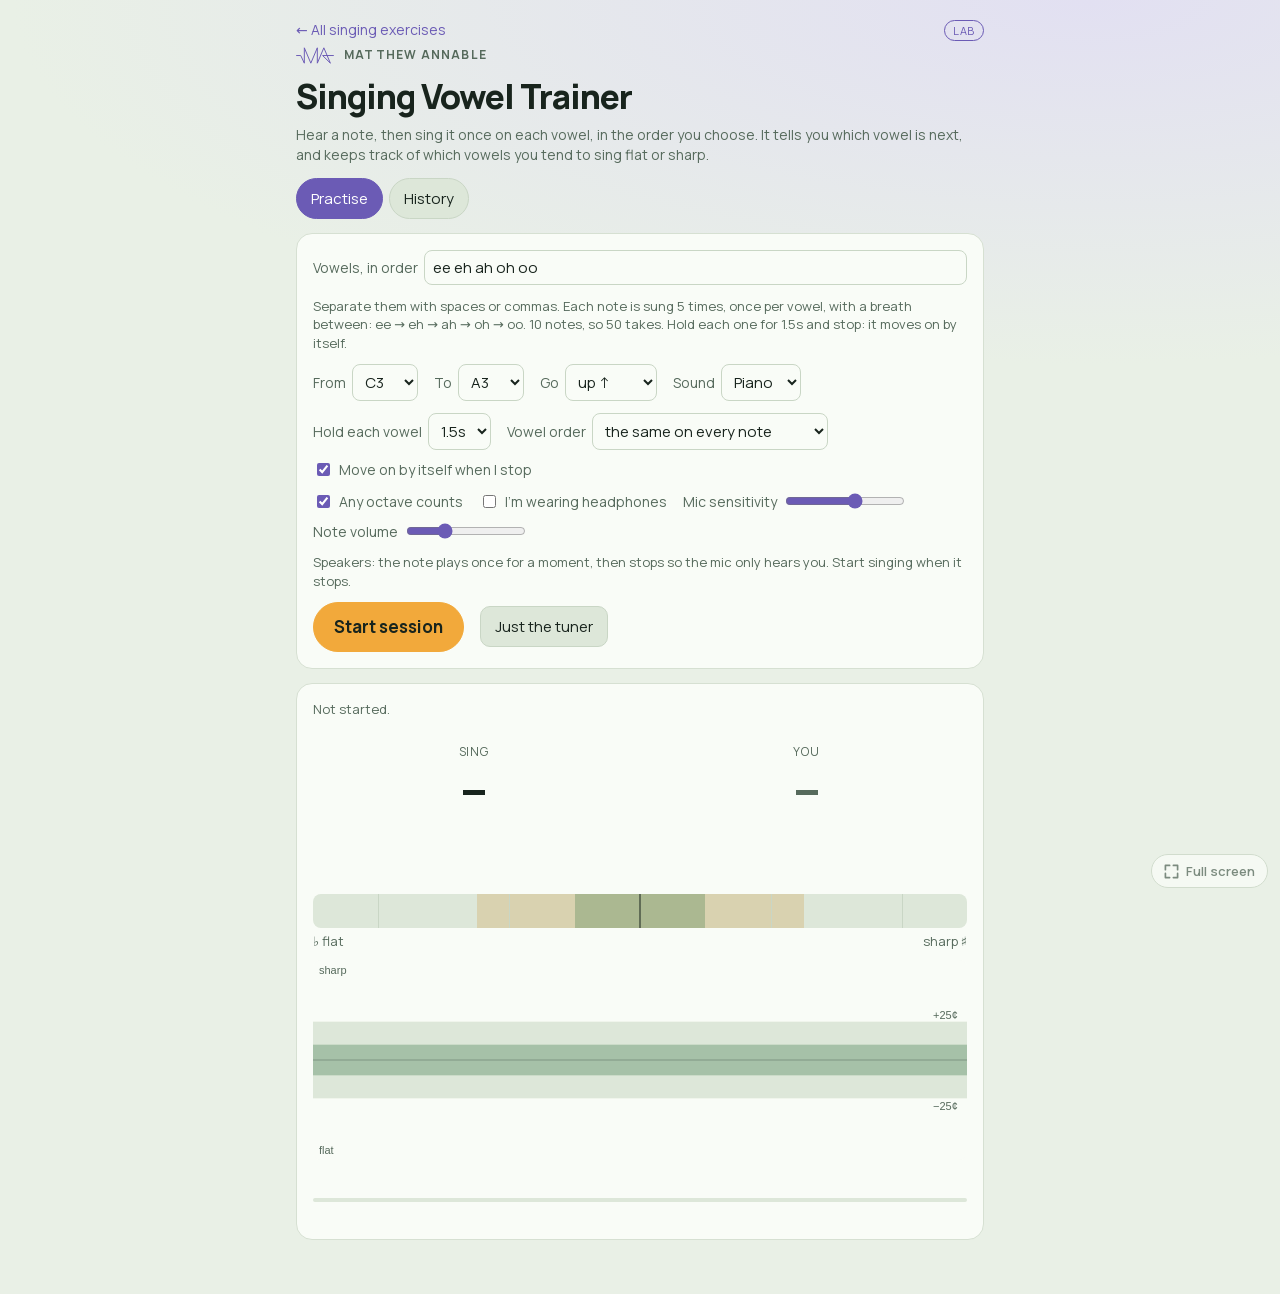
<file: vowels.html>
<!doctype html>
<html lang="en" data-app="sing" data-mic>
<head>
<meta charset="utf-8">
<meta name="viewport" content="width=device-width,initial-scale=1">
<title>Singing Vowel Trainer</title>
<style>
  :root {
    --bg:#faf7f2; --ink:#1d1b19; --mute:#7a746b; --card:#fff; --line:#e4ddd0; --accent:#8a4b1f; --chip:#f1ebe1;
    --good:#0ca30c; --warn:#d99a00; --bad:#d03b3b; --flat:#2a78d6; --sharp:#d03b3b; --band:#f0efec; --grid:#ece6dc;
  }
  @media (prefers-color-scheme: dark) {
    :root {
      --bg:#181614; --ink:#f0ebe3; --mute:#9c958a; --card:#23201d; --line:#3a352f; --accent:#e0a064; --chip:#2e2a26;
      --good:#0ca30c; --warn:#fab219; --bad:#e0605a; --flat:#3987e5; --sharp:#e0605a; --band:#383835; --grid:#33302b;
    }
  }
  * { box-sizing:border-box; }
  body { margin:0; background:var(--bg); color:var(--ink); font:16px/1.4 -apple-system,BlinkMacSystemFont,"Segoe UI",sans-serif; }
  main { max-width:720px; margin:0 auto; padding:20px 16px 40px; }
  h1 { font-size:20px; margin:0 0 4px; }
  h2 { font-size:15px; margin:0 0 10px; }
  .sub { color:var(--mute); font-size:14px; margin:0 0 14px; }
  .card { background:var(--card); border:1px solid var(--line); border-radius:14px; padding:16px; margin-bottom:14px; }
  .tabs { display:flex; gap:6px; margin-bottom:14px; }
  .tabs button { border-radius:999px; }
  .tabs button.on { background:var(--ink); color:var(--bg); border-color:var(--ink); }
  button, .btn { font:inherit; font-size:15px; padding:9px 14px; border-radius:10px; border:1px solid var(--line); background:var(--chip); color:var(--ink); cursor:pointer; }
  button:disabled { opacity:.45; cursor:default; }
  button.primary { background:var(--accent); border-color:var(--accent); color:#fff; font-weight:600; }
  button.big { font-size:17px; padding:12px 20px; }
  kbd { font:12px ui-monospace,Menlo,monospace; opacity:.7; margin-left:4px; }
  .row { display:flex; flex-wrap:wrap; gap:10px 16px; align-items:center; margin-bottom:12px; }
  label { font-size:14px; color:var(--mute); display:flex; align-items:center; gap:6px; }
  select { font:inherit; font-size:15px; padding:6px 8px; border-radius:8px; border:1px solid var(--line); background:var(--card); color:var(--ink); }
  input[type=range] { width:120px; }
  .hint { color:var(--mute); font-size:13px; margin:0 0 12px; }
  .msg { color:var(--mute); font-size:13px; margin:8px 0 0; min-height:1em; }

  /* live view */
  .progress { font-size:13px; color:var(--mute); margin-bottom:6px; min-height:1em; }
  .strip { display:flex; flex-wrap:wrap; gap:4px; margin-bottom:10px; }
  .strip span { font-size:12px; padding:2px 6px; border-radius:6px; background:var(--chip); color:var(--mute); border:1px solid transparent; }
  .strip span.cur { border-color:var(--accent); color:var(--ink); font-weight:600; }
  .strip span.g { box-shadow:inset 0 -3px 0 var(--good); color:var(--ink); }
  .strip span.w { box-shadow:inset 0 -3px 0 var(--warn); color:var(--ink); }
  .strip span.b { box-shadow:inset 0 -3px 0 var(--bad); color:var(--ink); }
  .notes { display:grid; grid-template-columns:1fr 1fr; gap:12px; text-align:center; margin-bottom:10px; }
  .lbl { font-size:12px; text-transform:uppercase; letter-spacing:.06em; color:var(--mute); }
  .target, .heard { font-size:52px; font-weight:700; line-height:1.1; font-variant-numeric:tabular-nums; }
  .heard { color:var(--mute); }
  .heard.g { color:var(--good); } .heard.w { color:var(--warn); } .heard.b { color:var(--bad); }
  .cents { font-size:15px; color:var(--mute); min-height:1.3em; font-variant-numeric:tabular-nums; }
  .playing { font-size:13px; color:var(--accent); min-height:1.2em; }

  .meter { position:relative; height:34px; border-radius:8px; background:var(--band); overflow:hidden; margin:6px 0 4px; }
  .meter .z { position:absolute; top:0; bottom:0; }
  .meter .tick { position:absolute; top:0; bottom:0; width:1px; background:var(--line); }
  .meter .mid { position:absolute; top:0; bottom:0; left:50%; width:2px; margin-left:-1px; background:var(--ink); opacity:.5; }
  #needle { position:absolute; top:3px; bottom:3px; width:6px; margin-left:-3px; border-radius:3px; background:var(--ink); left:50%; opacity:0; transition:opacity .2s; }
  .meterlbl { display:flex; justify-content:space-between; font-size:13px; color:var(--mute); margin-bottom:10px; }
  #verdict { font-weight:600; color:var(--ink); }
  canvas { width:100%; height:200px; display:block; border-radius:8px; background:var(--card); }
  .notestat { font-size:14px; margin:8px 0 0; min-height:1.3em; font-variant-numeric:tabular-nums; }
  .controls { display:flex; flex-wrap:wrap; gap:8px; margin-top:12px; }
  .controls .primary { flex:1 1 180px; }
  .level { height:4px; background:var(--chip); border-radius:2px; overflow:hidden; margin-top:12px; }
  #level { height:100%; width:0; background:var(--accent); }

  /* summary + history */
  .tiles { display:grid; grid-template-columns:repeat(auto-fit,minmax(130px,1fr)); gap:10px; margin-bottom:14px; }
  .tile { background:var(--chip); border-radius:10px; padding:10px 12px; }
  .tile b { display:block; font-size:26px; font-variant-numeric:tabular-nums; }
  .tile span { font-size:12px; color:var(--mute); }
  ul.ins { margin:0 0 6px; padding-left:18px; }
  ul.ins li { margin:0 0 6px; }
  svg text { fill:var(--mute); font-size:11px; font-family:-apple-system,BlinkMacSystemFont,"Segoe UI",sans-serif; }
  svg { display:block; width:100%; height:auto; }
  .legend { display:flex; gap:14px; font-size:12px; color:var(--mute); margin-top:6px; }
  .legend i { display:inline-block; width:10px; height:10px; border-radius:2px; margin-right:4px; vertical-align:-1px; }
  table { width:100%; border-collapse:collapse; font-size:14px; font-variant-numeric:tabular-nums; }
  th, td { text-align:left; padding:6px 4px; border-bottom:1px solid var(--line); }
  th { font-size:12px; color:var(--mute); font-weight:500; }
  td.x { text-align:right; }
  td.x button { padding:2px 8px; font-size:13px; }
  .tip { position:fixed; pointer-events:none; background:var(--ink); color:var(--bg); font-size:12px; padding:6px 8px; border-radius:6px; max-width:240px; z-index:10; }
  table.sl { font-size:12.5px; }
  table.sl td { white-space:nowrap; }
  table.sl td.x button { padding:2px 6px; }
  table.sl th, table.sl td { padding-left:3px; padding-right:3px; }
  table.sl th, table.sl td { padding-left:4px; padding-right:4px; }
  .empty { color:var(--mute); font-size:14px; }
  [hidden] { display:none !important; }
  .vowel { font-size:46px; font-weight:700; line-height:1.1; color:var(--accent); min-height:1.1em; }
  .nextv { font-size:13px; color:var(--mute); min-height:1.2em; }
  input[type=text] { font:inherit; font-size:15px; padding:6px 8px; border-radius:8px; border:1px solid var(--line); background:var(--card); color:var(--ink); }
  .stages { display:flex; flex-wrap:wrap; gap:6px; margin-bottom:10px; }
  .stages span { flex:1 1 60px; text-align:center; font-size:13px; padding:6px 4px; border-radius:8px; background:var(--chip); color:var(--mute); border:1px solid transparent; font-variant-numeric:tabular-nums; }
  .stages span.cur { border-color:var(--accent); color:var(--ink); font-weight:600; }
  .stages span.g { box-shadow:inset 0 -3px 0 var(--good); color:var(--ink); }
  .stages span.w { box-shadow:inset 0 -3px 0 var(--warn); color:var(--ink); }
  .stages span.b { box-shadow:inset 0 -3px 0 var(--bad); color:var(--ink); }
  table.grid { font-size:12.5px; }
  table.grid th, table.grid td { text-align:center; padding:5px 3px; white-space:nowrap; }
  table.grid th:first-child, table.grid td:first-child { text-align:left; font-weight:600; color:var(--ink); }
  table.grid td.c { border-radius:4px; border-bottom:2px solid var(--card); }
</style>
<meta name="theme-color" content="#141A17" media="(prefers-color-scheme: dark)">
<meta name="theme-color" content="#E9F0E6" media="(prefers-color-scheme: light)">
<link rel="apple-touch-icon" href="icon-180.png">
<link rel="icon" href="icon.svg" type="image/svg+xml">
<link rel="stylesheet" href="evening.css">
<script src="teach-tools.js?v=4"></script>
<script src="sing-core.js?v=8"></script>
</head>
<body>
<main>
  <div class="topline" id="topline"></div>
  <p class="ma-brand"><svg viewBox="-12 -12 779 339" aria-hidden="true"><polyline points="0,158 85,158 159,315 159,0 292,315 425,0 425,315 559,0 693,315 533,158 755,158" fill="none" stroke="currentColor" stroke-width="20" stroke-linecap="round" stroke-linejoin="round"/></svg>Matthew Annable</p>
  <h1>Singing Vowel Trainer</h1>
  <p class="sub">Hear a note, then sing it once on each vowel, in the order you choose. It tells you which vowel is next, and keeps track of which vowels you tend to sing flat or sharp.</p>
  <nav class="tabs"><button data-tab="practise" class="on">Practise</button><button data-tab="history">History</button></nav>

  <section id="practise">
    <div class="card" id="setup">
      <div class="row">
        <label style="flex:1 1 100%">Vowels, in order <input type="text" id="vowels" style="flex:1;min-width:0" autocomplete="off" autocapitalize="off" spellcheck="false"></label>
      </div>
      <p class="hint" id="vowelHint"></p>
      <div class="row">
        <label>From <select id="lo"></select></label>
        <label>To <select id="hi"></select></label>
        <label>Go <select id="dir"><option value="up">up ↑</option><option value="down">down ↓</option></select></label>
        <label>Sound <select id="sound"><option value="piano">Piano</option><option value="guitar">Guitar</option></select></label>
      </div>
      <div class="row">
        <label>Hold each vowel <select id="hold"><option value="1">1s</option><option value="1.5">1.5s</option><option value="2">2s</option><option value="3">3s</option></select></label>
        <label>Vowel order <select id="vorder"><option value="same">the same on every note</option><option value="rotate">start one later on each note</option></select></label>
        <label><input type="checkbox" id="auto"> Move on by itself when I stop</label>
      </div>
      <div class="row">
        <label><input type="checkbox" id="anyoct"> Any octave counts</label>
        <label><input type="checkbox" id="phones"> I'm wearing headphones</label>
        <label>Mic sensitivity <input type="range" id="gate" min="0" max="100"></label>
        <label>Note volume <input type="range" id="vol" min="100" max="150" step="5"></label>
      </div>
      <p class="hint" id="phonesHint"></p>
      <div class="row" style="margin:0">
        <button class="primary big" id="startBtn">Start session</button>
        <button id="tunerBtn">Just the tuner</button>
      </div>
    </div>

    <div class="card" id="live">
      <div class="progress" id="progress">Not started.</div>
      <div class="strip" id="strip"></div>
      <div class="stages" id="vstrip"></div>
      <div class="notes">
        <div><div class="lbl">Sing</div><div class="target" id="target">–</div><div class="vowel" id="vowel"></div><div class="playing" id="playing"></div></div>
        <div><div class="lbl">You</div><div class="heard" id="heard">–</div><div class="cents" id="cents"></div><div class="nextv" id="nextv"></div></div>
      </div>
      <div class="meter" id="meter">
        <div class="z" style="left:25%;width:50%;background:color-mix(in srgb,var(--warn) 22%,transparent)"></div>
        <div class="z" style="left:40%;width:20%;background:color-mix(in srgb,var(--good) 30%,transparent)"></div>
        <div class="tick" style="left:10%"></div><div class="tick" style="left:30%"></div><div class="tick" style="left:70%"></div><div class="tick" style="left:90%"></div>
        <div class="mid"></div><div id="needle"></div>
      </div>
      <div class="meterlbl"><span>♭ flat</span><span id="verdict"></span><span>sharp ♯</span></div>
      <canvas id="trace"></canvas>
      <div class="notestat" id="noteStat"></div>
      <div class="row" id="fbRow" hidden style="margin:12px 0 0"><label><input type="checkbox" id="usedFb"> I'm using the visual feedback on this vowel<kbd>F</kbd></label></div>
      <div class="controls" id="controls" hidden>
        <button id="replayBtn">🔁 Hear again, redo this vowel<kbd>R</kbd></button>
        <button class="primary big" id="nextBtn">Next vowel<kbd>Space</kbd></button>
        <button id="finishBtn">Finish</button>
      </div>
      <div class="level"><div id="level"></div></div>
      <p class="msg" id="msg"></p>
    </div>

    <div class="card" id="summary" hidden></div>
  </section>

  <section id="history" hidden>
    <div class="card"><div class="row" style="margin:0"><span style="font-size:14px;color:var(--mute)">Show sessions:</span>
      <div class="tabs" id="histFilter" style="margin:0"></div></div>
      <p class="hint" id="filterHint" style="margin:8px 0 0"></p></div>
    <div class="card" id="histTop"></div>
    <div class="card"><h2>Average lean on each vowel, all sessions</h2><div id="chVowels"></div>
      <div class="legend"><span><i style="background:var(--flat)"></i>flat</span><span><i style="background:var(--sharp)"></i>sharp</span><span><i style="background:var(--band)"></i>±10¢ (inner) / ±25¢</span></div></div>
    <div class="card"><h2>Each vowel against your other vowels on the same note</h2><div id="chRel"></div>
      <p class="hint" style="margin:6px 0 0">This takes the note out of it. Below the line means that vowel sat lower than your other vowels on the same notes; above means higher. If a vowel is flat here, it's the vowel, not the pitch.</p></div>
    <div class="card"><h2>Vowel by note, all sessions</h2><div id="grid"></div>
      <p class="hint" style="margin:6px 0 0">Average lean in cents. Blue is flat, red is sharp, and the deeper the colour, the further out.</p></div>
    <div class="card"><h2>Average lean, session by session</h2><div id="chLean"></div><div class="legend"><span><i style="background:var(--flat)"></i>flat</span><span><i style="background:var(--sharp)"></i>sharp</span><span><i style="background:var(--band)"></i>±10¢ (inner) / ±25¢</span></div></div>
    <div class="card"><h2>Sessions</h2><div id="sessList"></div>
      <div class="row" style="margin:12px 0 6px">
        <button id="exportBtn">Export sessions</button>
        <label class="btn">Import…<input type="file" id="importFile" accept=".json,application/json" hidden></label>
      </div>
      <p class="hint" style="margin:0">Sessions are saved in this browser only. Export now and then to keep a copy, or to move them to another device.</p>
    </div>
  </section>
</main>
<div id="tip" class="tip" hidden></div>

<script>
const $ = id => document.getElementById(id);

// ---------- Notes ----------
const NAMES = ['C','C♯','D','E♭','E','F','F♯','G','A♭','A','B♭','B'];
const noteName = m => NAMES[((m % 12) + 12) % 12] + (Math.floor(m / 12) - 1);
const midiHz = m => 440 * Math.pow(2, (m - 69) / 12);
const hzToMidi = f => 69 + 12 * Math.log2(f / 440);
const LOWEST = 36, HIGHEST = 84;   // C2 .. C6

const avg = a => a.reduce((x, y) => x + y, 0) / a.length;
const median = a => { const s = [...a].sort((x, y) => x - y), h = s.length >> 1; return s.length % 2 ? s[h] : (s[h - 1] + s[h]) / 2; };
const sdev = a => { const m = avg(a); return Math.sqrt(avg(a.map(x => (x - m) * (x - m)))); };
const lean = c => Math.abs(c) < 3 ? 'centred' : `${Math.abs(Math.round(c))}¢ ${c < 0 ? 'flat' : 'sharp'}`;
const sgn = c => (c > 0 ? '+' : c < 0 ? '−' : '') + Math.abs(Math.round(c));
const zone = c => Math.abs(c) <= 10 ? 'g' : Math.abs(c) <= 25 ? 'w' : 'b';
const ddmm = iso => { const d = new Date(iso); return `${String(d.getDate()).padStart(2, '0')}/${String(d.getMonth() + 1).padStart(2, '0')}`; };
const fullDate = iso => { const d = new Date(iso); return `${ddmm(iso)}/${d.getFullYear()} ${String(d.getHours()).padStart(2, '0')}:${String(d.getMinutes()).padStart(2, '0')}`; };
const esc = s => String(s).replace(/[&<>"]/g, c => ({ '&': '&amp;', '<': '&lt;', '>': '&gt;', '"': '&quot;' }[c]));

// ---------- Storage ----------
// One record per session. Each take is one note sung on one vowel, and keeps its raw
// frames ([ms since listening began, cents off the target]) so the stats can be
// redefined later and old sessions recomputed.
const KEY = 'singing-vowels-v1';
function load() {
  let s = null;
  try { s = JSON.parse(localStorage.getItem(KEY)); } catch (e) {}
  s = s && s.sessions ? s : { sessions: [] };
  s.settings = Object.assign({ lo: 48, hi: 57, dir: 'up', sound: 'piano', anyOct: true, phones: false, gate: 60, vol: SC.VOL_DEFAULT, vowels: 'ee eh ah oh oo', hold: 1.5, vorder: 'same', auto: true }, s.settings || {});
  s.sessions.forEach(x => { x.done = true; });   // anything unfinished ended when the tab closed
  return s;
}
const store = load();
function save() {
  try { localStorage.setItem(KEY, JSON.stringify(store)); }
  catch (e) { $('msg').textContent = 'Couldn\'t save (browser storage full or blocked). Export your sessions to keep them.'; }
}
const S = store.settings;
// "ee, eh / ah oh" → ['ee','eh','ah','oh']. Lower case, so "OO" and "oo" count as one vowel in the history.
const parseVowels = s => [...new Set(String(s || '').toLowerCase().split(/[\s,\/;|]+/).map(x => x.trim()).filter(Boolean))].slice(0, 8);

// ---------- Setup controls ----------
for (const id of ['lo', 'hi']) for (let m = LOWEST; m <= HIGHEST; m++) $(id).add(new Option(noteName(m), m));
$('lo').value = S.lo; $('hi').value = S.hi; $('dir').value = S.dir; $('sound').value = S.sound;
$('anyoct').checked = S.anyOct; $('phones').checked = S.phones; $('gate').value = S.gate; $('vol').value = S.vol; SC.setVolume(S.vol);
$('vowels').value = S.vowels; $('hold').value = String(S.hold); $('vorder').value = S.vorder; $('auto').checked = S.auto;
function phonesHint() {
  $('phonesHint').textContent = S.phones
    ? 'Headphones: the note keeps sounding for a few seconds while you start, and you\'re scored the whole time.'
    : 'Speakers: the note plays once for a moment, then stops so the mic only hears you. Start singing when it stops.';
}
function vowelHint() {
  const v = parseVowels(S.vowels), n = Math.abs(S.hi - S.lo) + 1;
  $('vowelHint').textContent = v.length
    ? `Separate them with spaces or commas. Each note is sung ${v.length === 1 ? 'once' : v.length + ' times'}, once per vowel, with a breath between: ${v.join(' → ')}. ${n} note${n === 1 ? '' : 's'}, so ${n * v.length} takes. ${S.auto ? `Hold each one for ${S.hold}s and stop: it moves on by itself.` : 'Press Space after each vowel.'}`
    : 'Type the vowels you\'ll sing, e.g. ee eh ah oh oo.';
}
phonesHint(); vowelHint();
for (const id of ['lo', 'hi', 'dir', 'sound', 'anyoct', 'phones', 'gate', 'vol', 'vowels', 'hold', 'vorder', 'auto']) $(id).addEventListener(id === 'vowels' ? 'input' : 'change', () => {
  S.lo = +$('lo').value; S.hi = +$('hi').value; S.dir = $('dir').value; S.sound = $('sound').value;
  S.anyOct = $('anyoct').checked; S.phones = $('phones').checked; S.gate = +$('gate').value; S.vol = +$('vol').value; SC.setVolume(S.vol);
  S.vowels = $('vowels').value; S.hold = +$('hold').value; S.vorder = $('vorder').value; S.auto = $('auto').checked;
  phonesHint(); vowelHint(); save();
});
// ---------- Sounds ----------
// Both are rendered once per note into a buffer. Pitch accuracy matters more than
// realism here: it's the reference you're tuning to.
let actx;
const soundCache = new Map();
function pianoBuffer(midi) {
  const sr = actx.sampleRate, f = midiHz(midi), len = Math.floor(sr * 3), b = actx.createBuffer(1, len, sr), d = b.getChannelData(0);
  const B = 0.00008;                                  // string stiffness: upper partials run a hair sharp
  const nP = Math.max(4, Math.min(16, Math.floor(7000 / f)));
  const tauSlow = 3.2 * Math.pow(2, -(midi - 48) / 24);
  for (let k = 1; k <= nP; k++) {
    const fk = k * f * Math.sqrt(1 + B * k * k) / Math.sqrt(1 + B);   // fundamental stays exact
    const a = (k === 2 ? 0.7 : 1) / Math.pow(k, 1.25);
    const r = (1 / tauSlow) * (1 + 0.45 * Math.pow(k - 1, 1.2));
    for (const det of [-0.0004, 0.0004]) {             // two strings per note, ~0.7¢ apart
      const w = 2 * Math.PI * fk * (1 + det) / sr, ph = Math.random() * 6.28;
      for (let i = 0; i < len; i++) {
        const t = i / sr;
        d[i] += a * (0.55 * Math.exp(-t * r * 5) + 0.45 * Math.exp(-t * r)) * Math.sin(w * i + ph);
      }
    }
  }
  // hammer thump
  let lp = 0; const thump = Math.floor(sr * 0.025);
  for (let i = 0; i < thump; i++) { lp += 0.08 * ((Math.random() * 2 - 1) - lp); d[i] += lp * 0.6 * (1 - i / thump); }
  shape(d, sr, 0.004);
  return { buf: b, rate: 1 };
}
function guitarBuffer(midi) {
  // Karplus-Strong. Each sample is fed back as the average of itself and the next,
  // so the loop's period is N - 0.5 samples. That's rarely the exact pitch, so the
  // buffer is played back at whatever rate corrects it.
  const sr = actx.sampleRate, f = midiHz(midi), len = Math.floor(sr * 3), b = actx.createBuffer(1, len, sr), d = b.getChannelData(0);
  const N = Math.max(3, Math.round(sr / f + 0.5)), f0 = sr / (N - 0.5);
  const ring = new Float32Array(N);
  let lp = 0;
  for (let i = 0; i < N; i++) { lp += 0.5 * ((Math.random() * 2 - 1) - lp); ring[i] = lp; }
  const pick = Math.max(1, Math.floor(N * 0.18)), ex = ring.slice();
  for (let i = 0; i < N; i++) ring[i] = ex[i] - 0.6 * ex[(i - pick + N) % N];   // plucked a little way from the bridge
  const rho = Math.pow(0.001, 1 / (f0 * 7));
  let idx = 0;
  for (let i = 0; i < len; i++) {
    const y = ring[idx], nx = (idx + 1) % N;
    d[i] = y;
    ring[idx] = rho * 0.5 * (y + ring[nx]);
    idx = nx;
  }
  shape(d, sr, 0.002);
  return { buf: b, rate: f / f0 };
}
function shape(d, sr, attack) {
  const a = Math.floor(sr * attack), r = Math.floor(sr * 0.2);
  for (let i = 0; i < a; i++) d[i] *= i / a;
  for (let i = 0; i < r; i++) d[d.length - 1 - i] *= i / r;
  let peak = 0; for (let i = 0; i < d.length; i++) peak = Math.max(peak, Math.abs(d[i]));
  if (peak > 0) for (let i = 0; i < d.length; i++) d[i] *= 0.7 / peak;
}
function getSound(midi) {
  const key = S.sound + midi;
  if (!soundCache.has(key)) soundCache.set(key, (S.sound === 'guitar' ? guitarBuffer : pianoBuffer)(midi));
  return soundCache.get(key);
}
let ref = null, refEnd = 0;   // refEnd: performance.now() when the speaker is quiet again
function playRef(midi) {
  stopRef();
  const { buf, rate } = getSound(midi);
  const src = actx.createBufferSource(), g = actx.createGain();
  src.buffer = buf; src.playbackRate.value = rate;
  const len = S.phones ? 2.8 : 1.8, t = actx.currentTime;
  g.gain.setValueAtTime(1, t); g.gain.setValueAtTime(1, t + len - 0.15); g.gain.linearRampToValueAtTime(0, t + len);
  src.connect(g).connect(SC.outFor(actx));
  src.start(t); src.stop(t + len + 0.05);
  ref = { src, g };
  refEnd = performance.now() + (S.phones ? 0 : len * 1000 + 150);
  traceMarks.push({ t: performance.now(), label: noteName(midi), play: S.phones ? 0 : len * 1000 + 150 });
}
function stopRef() {
  if (!ref) return;
  try { const t = actx.currentTime; ref.g.gain.cancelScheduledValues(t); ref.g.gain.setValueAtTime(ref.g.gain.value, t); ref.g.gain.linearRampToValueAtTime(0, t + 0.03); ref.src.stop(t + 0.05); } catch (e) {}
  ref = null;
}
const gated = () => !S.phones && performance.now() < refEnd;

// ---------- Pitch detection (McLeod normalised square difference) ----------
// Same detector as the Classical Note Trainer, with the range widened for voice.
const F_MIN = 65, F_MAX = 1100;
function detectPitch(buf, sr) {
  const n = buf.length, maxTau = Math.min(n >> 1, Math.floor(sr / F_MIN)), minTau = Math.floor(sr / F_MAX);
  const nsdf = new Float32Array(maxTau);
  let sq = 0; for (let i = 0; i < n; i++) sq += buf[i] * buf[i];
  let m = 2 * sq;
  for (let tau = 0; tau < maxTau; tau++) {
    let acf = 0;
    for (let i = 0; i < n - tau; i++) acf += buf[i] * buf[i + tau];
    nsdf[tau] = m > 0 ? 2 * acf / m : 0;
    m -= buf[tau] * buf[tau] + buf[n - 1 - tau] * buf[n - 1 - tau];
  }
  const peaks = [];
  let tau = 1;
  while (tau < maxTau - 1 && nsdf[tau] > 0) tau++;
  while (tau < maxTau - 1) {
    while (tau < maxTau - 1 && nsdf[tau] <= 0) tau++;
    let best = -1;
    while (tau < maxTau - 1 && nsdf[tau] > 0) {
      if (best < 0 || nsdf[tau] > nsdf[best]) best = tau;
      tau++;
    }
    if (best > 0 && best >= minTau && nsdf[best] > nsdf[best - 1] && nsdf[best] >= nsdf[best + 1]) peaks.push(best);
  }
  if (!peaks.length) return null;
  let maxVal = 0; for (const p of peaks) maxVal = Math.max(maxVal, nsdf[p]);
  const pick = peaks.find(p => nsdf[p] >= 0.9 * maxVal);
  const a = nsdf[pick - 1], b = nsdf[pick], c = nsdf[pick + 1];
  const shift = (a - c) / (2 * (a - 2 * b + c) || 1);
  return { freq: sr / (pick + shift), clarity: b };
}

// ---------- Stats ----------
// A note's first 0.3s of each sung stretch is the "onset" (where scoops live); the
// rest is "held", which is what accuracy and lean are measured on. Frames more than
// 50¢ out count against accuracy but are left out of the lean, so one wrong note
// can't drag the average.
function noteStats(f) {
  if (!f || f.length < 10) return null;
  const held = [], onset = [];
  let segStart = 0, prev = -1e9, secs = 0;
  for (const [ms, c] of f) {
    if (ms - prev > 160) segStart = ms; else secs += (ms - prev) / 1000;
    prev = ms;
    (ms - segStart < 300 ? onset : held).push(c);
  }
  const H = held.length >= 5 ? held : f.map(x => x[1]);
  const near = H.filter(c => Math.abs(c) <= 50), ons = onset.filter(c => Math.abs(c) <= 100);
  const pct = k => Math.round(100 * H.filter(c => Math.abs(c) <= k).length / H.length);
  let find = null;
  for (let i = 0; i + 2 < f.length; i++) {
    if (Math.abs(f[i][1]) <= 25 && Math.abs(f[i + 1][1]) <= 25 && Math.abs(f[i + 2][1]) <= 25 && f[i + 2][0] - f[i][0] < 200) { find = f[i][0] / 1000; break; }
  }
  return {
    secs, on: pct(25), spot: pct(10), off: Math.round(100 * (1 - near.length / H.length)),
    mean: near.length >= 3 ? avg(near) : null,
    sd: near.length >= 3 ? sdev(near) : null,
    onset: ons.length >= 3 ? avg(ons) : null,
    find,
  };
}
// Lowest third of the notes against the highest third.
function register(pts) {   // pts: [{m, v}]
  if (pts.length < 5) return null;
  const s = [...pts].sort((a, b) => a.m - b.m), k = Math.max(2, Math.floor(s.length / 3));
  const lo = s.slice(0, k), hi = s.slice(-k);
  return { lo: avg(lo.map(p => p.v)), hi: avg(hi.map(p => p.v)), loName: `${noteName(lo[0].m)}–${noteName(lo[k - 1].m)}`, hiName: `${noteName(hi[0].m)}–${noteName(hi[k - 1].m)}` };
}
function registerLine(r) {
  if (!r) return null;
  const d = r.hi - r.lo;
  if (Math.abs(d) < 8) return `Low and high notes sat about the same (low ${r.loName}: ${lean(r.lo)}; high ${r.hiName}: ${lean(r.hi)}).`;
  return `You go <b>${d > 0 ? 'sharper' : 'flatter'} as you go up</b>: low notes (${r.loName}) ${lean(r.lo)}, high notes (${r.hiName}) ${lean(r.hi)}.`;
}

// ---------- Microphone + main loop ----------
let analyser, abuf, stream = null, micOn = false, lastRun = 0;
const hist3 = [];                 // last three pitch readings, for a median filter against octave blips
let live = { c: null, m: null };  // what's being heard now
async function ensureAudio() {
  actx = actx || new (window.AudioContext || window.webkitAudioContext)();
  await SC.resume(actx);
}
// Safari (and every browser on an iPhone, which all use its engine) clears a backlog
// from opening the mic by running it 5% fast, which reads about 85¢ sharp, for up to
// about 20 seconds (WebKit's AudioSampleDataConverter). So the first session after the
// mic opens waits for that to pass. Measured on a real recording, 30/10/2026.
let isWebKit = /Safari/.test(navigator.userAgent) && !/Chrome|Chromium|Edg/.test(navigator.userAgent);
const MIC_SETTLE = 20000;
let micOpenedAt = 0, settling = false, cancelSettle = false;
function settleMic() {
  return new Promise(resolve => {
    const finish = ok => { settling = false; $('startBtn').textContent = 'Start session'; if (!ok) $('msg').textContent = 'Listening.'; resolve(ok); };
    const tick = () => {
      if (cancelSettle) { cancelSettle = false; return finish(false); }
      const left = MIC_SETTLE - (performance.now() - micOpenedAt);
      if (left <= 0) return finish(true);
      $('startBtn').textContent = `Mic settling… ${Math.ceil(left / 1000)}s`;
      $('msg').textContent = 'Safari can read about a semitone sharp just after the mic opens, so this gives it time. Tap again to cancel.';
      setTimeout(tick, 250);
    };
    settling = true; tick();
  });
}
async function ensureMic() {
  await ensureAudio();
  if (micOn) return true;
  if (!navigator.mediaDevices || !navigator.mediaDevices.getUserMedia) {
    $('msg').textContent = 'This browser can\'t reach the microphone from here. Try Chrome or Safari.';
    return false;
  }
  try {
    stream = await navigator.mediaDevices.getUserMedia({ audio: { echoCancellation: false, noiseSuppression: false, autoGainControl: true } });
    const src = actx.createMediaStreamSource(stream);
    analyser = actx.createAnalyser(); analyser.fftSize = 4096;
    src.connect(analyser);
    abuf = new Float32Array(analyser.fftSize);
    micOn = true; micOpenedAt = performance.now();
    $('tunerBtn').textContent = 'Mic off';
    $('msg').textContent = 'Listening.';
    return true;
  } catch (e) {
    $('msg').textContent = 'Couldn\'t use the microphone: ' + (e.message || e.name) + '. Allow it in the browser and try again.';
    return false;
  }
}
function micOff() {
  if (stream) stream.getTracks().forEach(t => t.stop());
  stream = null; micOn = false; live = { c: null, m: null };
  $('tunerBtn').textContent = 'Just the tuner';
  $('msg').textContent = 'Mic off.';
}

function analyse(now) {
  analyser.getFloatTimeDomainData(abuf);
  let s = 0; for (let i = 0; i < abuf.length; i++) s += abuf[i] * abuf[i];
  const rms = Math.sqrt(s / abuf.length);
  $('level').style.width = Math.min(100, Math.sqrt(rms) * 220) + '%';
  const gate = 0.02 * Math.pow(0.035, S.gate / 100);
  let midi = null;
  if (rms >= gate) {
    const r = detectPitch(abuf, actx.sampleRate);
    if (r && r.clarity >= 0.8 && r.freq >= F_MIN && r.freq <= F_MAX) midi = hzToMidi(r.freq);
  }
  if (midi == null) { hist3.length = 0; live = { c: null, m: null }; trace.push({ t: now, c: null }); return; }
  hist3.push(midi); if (hist3.length > 3) hist3.shift();
  const m = median(hist3);
  const T = sess && sess.cur;
  let c;
  if (T) {
    c = (m - T.m) * 100;
    if (S.anyOct) c -= Math.round(c / 1200) * 1200;
  } else c = (m - Math.round(m)) * 100;   // tuner: nearest note
  live = { c, m };
  const listening = T && !gated();
  trace.push({ t: now, c, quiet: !listening && !!T });
  if (listening) {
    if (T.t0 == null) T.t0 = now;
    T.f.push([Math.round(now - T.t0), Math.round(c * 10) / 10]);
  }
}

let needle = 0, lastStat = 0;
function loop(t) {
  requestAnimationFrame(loop);
  const now = performance.now();
  if (micOn && now - lastRun >= 30) { lastRun = now; analyse(now); }
  // read-outs
  const T = sess && sess.cur;
  const playing = T && gated();
  $('playing').textContent = playing ? '🔊 listen…' : (T && !S.phones && T.pos === 0 && !T.f.length ? 'now sing' : '');
  // while the note plays through the speakers the mic is hearing the piano, not you
  if (live.c != null && !playing) {
    const z = zone(live.c);
    $('heard').textContent = noteName(Math.round(live.m));
    $('heard').className = 'heard ' + (Math.abs(live.c) <= 50 ? z : 'b');
    $('cents').textContent = Math.abs(live.c) <= 50 ? `${sgn(live.c)}¢` : (T ? `${(live.c / 100).toFixed(1)} semitones off` : '');
    needle += (Math.max(-50, Math.min(50, live.c)) - needle) * 0.35;
    $('needle').style.left = (50 + needle) + '%';
    $('needle').style.opacity = 1;
    $('needle').style.background = `var(--${{ g: 'good', w: 'warn', b: 'bad' }[z]})`;
    const a = Math.abs(live.c), dir = live.c < 0 ? 'flat' : 'sharp';
    $('verdict').textContent = a <= 10 ? 'Spot on' : a <= 25 ? `A touch ${dir}` : a <= 50 ? (dir[0].toUpperCase() + dir.slice(1)) : (T ? `Off the note (${noteName(Math.round(live.m))})` : '');
  } else {
    $('heard').textContent = '–'; $('heard').className = 'heard'; $('cents').textContent = '';
    $('needle').style.opacity = 0; $('verdict').textContent = '';
  }
  if (T && now - lastStat > 120) {
    lastStat = now;
    const st = noteStats(T.f), held = st && st.secs >= S.hold;
    $('noteStat').innerHTML = st
      ? `“${esc(T.w)}”: held <b>${st.secs.toFixed(1)}s</b> · <b>${st.on}%</b> on pitch${st.mean != null ? ` · leaning <b>${lean(st.mean)}</b>` : ''}${held ? (S.auto ? ' · <b>got it, stop and breathe</b>' : ' · <b>got it, press Space</b>') : ''}`
      : (T.f.length ? `“${esc(T.w)}”: keep holding…` : '');
    // moves on once the vowel has been held long enough and you've stopped for a moment
    if (held && S.auto && !gated() && T.t0 != null && now - (T.t0 + T.f[T.f.length - 1][0]) > 450) nextVowel();
  }
  drawTrace(now);
}
requestAnimationFrame(loop);

// ---------- Live trace ----------
const WINDOW = 10000, trace = [], traceMarks = [];
function drawTrace(now) {
  const cv = $('trace'), dpr = window.devicePixelRatio || 1, W = cv.clientWidth, H = cv.clientHeight;
  if (cv.width !== Math.round(W * dpr)) { cv.width = Math.round(W * dpr); cv.height = Math.round(H * dpr); }
  const g = cv.getContext('2d'); g.setTransform(dpr, 0, 0, dpr, 0, 0); g.clearRect(0, 0, W, H);
  const css = getComputedStyle(document.documentElement), col = k => css.getPropertyValue('--' + k).trim();
  const R = 60, y = c => H / 2 - Math.max(-R, Math.min(R, c)) / R * (H / 2 - 8), x = t => W - (now - t) / WINDOW * W;
  while (trace.length && now - trace[0].t > WINDOW) trace.shift();
  while (traceMarks.length && now - traceMarks[0].t - traceMarks[0].play > WINDOW && traceMarks.length > 1) traceMarks.shift();
  // bands
  g.fillStyle = col('band'); g.fillRect(0, y(25), W, y(-25) - y(25));
  g.globalAlpha = 0.35; g.fillStyle = col('good'); g.fillRect(0, y(10), W, y(-10) - y(10)); g.globalAlpha = 1;
  g.strokeStyle = col('mute'); g.globalAlpha = 0.5; g.lineWidth = 1; g.beginPath(); g.moveTo(0, y(0)); g.lineTo(W, y(0)); g.stroke(); g.globalAlpha = 1;
  g.fillStyle = col('mute'); g.font = '11px -apple-system,sans-serif';
  g.fillText('sharp', 6, 14); g.fillText('flat', 6, H - 6); g.fillText('+25¢', W - 34, y(25) - 3); g.fillText('−25¢', W - 34, y(-25) + 12);
  // note changes + reference playing
  for (const mk of traceMarks) {
    const x0 = x(mk.t);
    if (mk.play) { g.globalAlpha = 0.12; g.fillStyle = col('accent'); g.fillRect(x0, 0, x(mk.t + mk.play) - x0, H); g.globalAlpha = 1; }
    g.strokeStyle = col('accent'); g.setLineDash([3, 3]); g.beginPath(); g.moveTo(x0, 0); g.lineTo(x0, H); g.stroke(); g.setLineDash([]);
    g.fillStyle = col('accent'); g.fillText(mk.label, x0 + 4, 26);
  }
  // pitch line, coloured by how close it is
  g.lineWidth = 2.5; g.lineCap = 'round';
  for (let i = 1; i < trace.length; i++) {
    const a = trace[i - 1], b = trace[i];
    if (a.c == null || b.c == null || b.t - a.t > 160) continue;
    const z = Math.abs(b.c) > 50 ? 'b' : zone(b.c);
    g.strokeStyle = col({ g: 'good', w: 'warn', b: 'bad' }[z]);
    g.globalAlpha = b.quiet ? 0.25 : 1;
    g.beginPath(); g.moveTo(x(a.t), y(a.c)); g.lineTo(x(b.t), y(b.c)); g.stroke();
  }
  g.globalAlpha = 1;
}

// ---------- Vowel stats ----------
// A take is one note on one vowel. Every take's lean is also read against the other
// vowels on the same note in the same session ("rel"): that takes pitch out of it, so a
// vowel that's flat only because it was sung on high notes doesn't get the blame.
function sessionStats(s) {
  const V = s.vowels || [];
  const takes = s.notes.map(n => ({ m: n.m, w: n.w || V[n.vi] || '?', pos: n.pos || 0, replays: n.r || 0, fb: n.v == null ? null : !!n.v, st: noteStats(n.f) })).filter(n => n.st);
  if (!takes.length) return null;
  const tagged = takes.filter(n => n.fb != null), nFb = tagged.filter(n => n.fb).length;
  const mode = !tagged.length ? null : nFb === 0 ? 'blind' : nFb === tagged.length ? 'checking' : 'partial';
  const withMean = takes.filter(n => n.st.mean != null);
  const byNote = new Map();
  for (const n of withMean) { if (!byNote.has(n.m)) byNote.set(n.m, []); byNote.get(n.m).push(n); }
  for (const g of byNote.values()) {
    if (g.length < 2) continue;
    for (const n of g) n.rel = n.st.mean - avg(g.filter(o => o !== n).map(o => o.st.mean));
  }
  const vowels = [...V, ...new Set(takes.map(n => n.w).filter(w => !V.includes(w)))];
  const byVowel = vowels.map(w => {
    const all = takes.filter(n => n.w === w), wm = all.filter(n => n.st.mean != null), rl = wm.filter(n => n.rel != null);
    return { w, n: all.length, lean: wm.length ? avg(wm.map(n => n.st.mean)) : null, rel: rl.length ? avg(rl.map(n => n.rel)) : null, on: all.length ? Math.round(avg(all.map(n => n.st.on))) : null, sd: (x => x.length ? median(x) : null)(all.map(n => n.st.sd).filter(x => x != null)) };
  }).filter(v => v.n);
  const notes = [...byNote.entries()].sort((a, b) => a[0] - b[0]).map(([m, g]) => ({ m, v: avg(g.map(n => n.st.mean)) }));
  return {
    notes: takes, takes, withMean, mode, byVowel, perNote: notes,
    on: Math.round(avg(takes.map(n => n.st.on))),
    spot: Math.round(avg(takes.map(n => n.st.spot))),
    lean: withMean.length ? avg(withMean.map(n => n.st.mean)) : null,
    secs: takes.reduce((x, n) => x + n.st.secs, 0),
  };
}
// The lean of every take, gathered by vowel (and by vowel and note) across sessions.
function gather(stats) {
  const by = new Map(), cell = new Map(), order = [];
  for (const st of stats) for (const n of st.takes) {
    if (!by.has(n.w)) { by.set(n.w, { w: n.w, means: [], rels: [], on: [], pts: [], pos: [] }); order.push(n.w); }
    const b = by.get(n.w);
    b.on.push(n.st.on);
    if (n.st.mean == null) continue;
    b.means.push(n.st.mean); b.pts.push({ m: n.m, v: n.st.mean }); b.pos.push({ p: n.pos, v: n.st.mean });
    if (n.rel != null) b.rels.push(n.rel);
    const k = n.w + '|' + n.m;
    if (!cell.has(k)) cell.set(k, []);
    cell.get(k).push(n.st.mean);
  }
  const first = parseVowels(S.vowels);
  order.sort((a, b) => (first.includes(a) ? first.indexOf(a) : 99) - (first.includes(b) ? first.indexOf(b) : 99));
  const vowels = order.map(w => by.get(w)).map(b => ({ ...b, lean: b.means.length ? avg(b.means) : null, rel: b.rels.length ? avg(b.rels) : null, onAvg: Math.round(avg(b.on)), k: b.means.length }));
  return { vowels, cell };
}
function vowelLines(g, scope) {
  const out = [], vs = g.vowels.filter(v => v.k >= (scope === 'all' ? 4 : 1) && v.lean != null);
  if (vs.length >= 2) {
    const s = [...vs].sort((a, b) => a.lean - b.lean), lo = s[0], hi = s[s.length - 1];
    if (hi.lean - lo.lean >= 6) out.push(`Flattest vowel: <b>“${esc(lo.w)}”, ${lean(lo.lean)}</b>. Sharpest: <b>“${esc(hi.w)}”, ${lean(hi.lean)}</b>.`);
    else out.push(`Your vowels sat within ${Math.max(1, Math.round(hi.lean - lo.lean))}¢ of each other: none stands out.`);
  }
  const rs = g.vowels.filter(v => v.rels.length >= (scope === 'all' ? 4 : 2) && v.rel != null && Math.abs(v.rel) >= 6).sort((a, b) => a.rel - b.rel);
  if (rs.length) out.push(`On the same note, ${rs.map(v => `<b>“${esc(v.w)}” sat ${Math.round(Math.abs(v.rel))}¢ ${v.rel < 0 ? 'lower' : 'higher'}</b>`).join(', ')} than your other vowels.`);
  else if (g.vowels.some(v => v.rels.length >= 2)) out.push('On the same note, every vowel sat within 6¢ of the others.');
  const hard = g.vowels.filter(v => v.on.length >= 2 && v.onAvg < 75).sort((a, b) => a.onAvg - b.onAvg).slice(0, 2);
  if (hard.length) out.push(`Hardest to keep on pitch: ${hard.map(v => `“${esc(v.w)}” (${v.onAvg}% within 25¢)`).join(', ')}.`);
  // does one vowel drift with register more than the rest?
  for (const v of g.vowels) {
    const r = register(v.pts), base = register(g.vowels.filter(o => o !== v).flatMap(o => o.pts));
    if (!r || !base) continue;
    const d = (r.hi - r.lo) - (base.hi - base.lo);
    if (Math.abs(d) >= 10) out.push(`“${esc(v.w)}” goes <b>${d < 0 ? 'flatter' : 'sharper'} as you go up</b> more than your other vowels do (low ${r.loName}: ${lean(r.lo)}; high ${r.hiName}: ${lean(r.hi)}).`);
  }
  return out;
}

// ---------- Session ----------
let sess = null;   // { rec, order: [midi], i (note), vs (vowel order for this note), j (place in vs), cur (current take) }
function sessionOrder() {
  const lo = Math.min(S.lo, S.hi), hi = Math.max(S.lo, S.hi), o = [];
  for (let m = lo; m <= hi; m++) o.push(m);
  return S.dir === 'down' ? o.reverse() : o;
}
let wake = null;
async function startSession() {
  if (settling) { cancelSettle = true; return; }
  const vowels = parseVowels(S.vowels);
  if (!vowels.length) { $('msg').textContent = 'Type the vowels you\'ll sing first, e.g. ee eh ah oh oo.'; $('vowels').focus(); return; }
  if (!(await ensureMic())) return;
  if (isWebKit && !(await settleMic())) return;
  const order = sessionOrder();
  const rec = { id: Date.now().toString(36), start: new Date().toISOString(), sound: S.sound, dir: S.dir, anyOct: S.anyOct, phones: S.phones, lo: Math.min(S.lo, S.hi), hi: Math.max(S.lo, S.hi), vowels, hold: S.hold, vorder: S.vorder, notes: [], done: false };
  store.sessions.push(rec); save();
  sess = { rec, order, i: -1, vs: [], j: -1, cur: null };
  $('setup').querySelectorAll('select,input,#startBtn').forEach(e => e.disabled = true);
  $('controls').hidden = false; $('fbRow').hidden = false; $('summary').hidden = true;
  try { wake = await navigator.wakeLock.request('screen'); } catch (e) {}
  nextNote();
}
function nextNote() {
  if (!sess) return;
  if (sess.i + 1 >= sess.order.length) return finishSession();
  sess.i++;
  const V = sess.rec.vowels.length, k = sess.rec.vorder === 'rotate' ? sess.i % V : 0;
  sess.vs = sess.rec.vowels.map((_, x) => (x + k) % V);
  sess.j = -1;
  playRef(sess.order[sess.i]);
  startVowel(true);
}
function nextVowel() {
  if (!sess) return;
  if (sess.j + 1 >= sess.vs.length) return nextNote();
  startVowel(false);
}
function startVowel(first) {
  sess.j++;
  const m = sess.order[sess.i], vi = sess.vs[sess.j], w = sess.rec.vowels[vi];
  sess.cur = { m, vi, w, pos: sess.j, r: 0, v: $('usedFb').checked ? 1 : 0, f: [], t0: null };   // v: 1 = used the visual feedback; carries over
  sess.rec.notes.push(sess.cur);
  save();
  hist3.length = 0;
  // timings count from when you can start singing
  sess.cur.t0 = first ? (S.phones ? performance.now() : refEnd) : performance.now();
  if (!first) traceMarks.push({ t: performance.now(), label: w, play: 0 });
  $('target').textContent = noteName(m);
  $('vowel').textContent = `“${w}”`;
  $('noteStat').textContent = '';
  const lastV = sess.j + 1 >= sess.vs.length, lastN = sess.i + 1 >= sess.order.length;
  $('nextv').textContent = lastV ? (lastN ? 'last one' : `then ${noteName(sess.order[sess.i + 1])}`) : `then “${sess.rec.vowels[sess.vs[sess.j + 1]]}”`;
  $('nextBtn').innerHTML = (lastV ? (lastN ? 'Finish ✓' : `Next note ${S.dir === 'down' ? '↓' : '↑'}`) : 'Next vowel') + '<kbd>Space</kbd>';
  renderStrip(); renderVowels();
}
function setFb(on) {
  $('usedFb').checked = on;
  if (sess && sess.cur) { sess.cur.v = on ? 1 : 0; save(); }
}
function replay() {   // hear the note again and start this vowel over
  if (!sess || !sess.cur) return;
  const T = sess.cur;
  T.r++; T.f = []; hist3.length = 0;
  playRef(T.m);
  T.t0 = S.phones ? performance.now() : refEnd;
  renderVowels();
}
const onCls = st => st ? (st.on >= 75 ? 'g' : st.on >= 45 ? 'w' : 'b') : '';
function renderStrip() {
  if (!sess) { $('strip').innerHTML = ''; return; }
  $('progress').textContent = `Note ${sess.i + 1} of ${sess.order.length} · vowel ${sess.j + 1} of ${sess.vs.length}`;
  $('strip').innerHTML = sess.order.map((m, i) => {
    let cls = i === sess.i ? 'cur' : '';
    if (i < sess.i) {
      const sts = sess.rec.notes.filter(n => n.m === m).map(n => noteStats(n.f)).filter(Boolean);
      cls = sts.length ? onCls({ on: avg(sts.map(x => x.on)) }) : 'b';
    }
    return `<span class="${cls}">${noteName(m)}</span>`;
  }).join('');
}
let vstripAt = 0;
function renderVowels() {
  if (!sess) { $('vstrip').innerHTML = ''; return; }
  vstripAt = performance.now();
  const takes = sess.rec.notes.slice(-(sess.j + 1));
  $('vstrip').innerHTML = sess.vs.map((vi, x) => {
    const w = sess.rec.vowels[vi], t = x <= sess.j ? takes[x] : null, st = t && t.f.length ? noteStats(t.f) : null;
    const cls = x === sess.j ? 'cur' : st ? (st.mean == null ? 'b' : zone(st.mean)) : '';
    return `<span class="${cls}">${esc(w)}${st && x < sess.j ? ': ' + (st.mean == null ? 'off' : sgn(st.mean) + '¢') : ''}</span>`;
  }).join('');
}
setInterval(() => { if (sess && performance.now() - vstripAt > 400) renderVowels(); }, 500);
function finishSession() {
  if (!sess) return;
  stopRef();
  const rec = sess.rec;
  rec.done = true; rec.end = new Date().toISOString();
  rec.notes = rec.notes.filter(n => n.f.length);
  sess = null;
  $('setup').querySelectorAll('select,input,#startBtn').forEach(e => e.disabled = false);
  $('controls').hidden = true; $('fbRow').hidden = true;
  $('target').textContent = '–'; $('vowel').textContent = ''; $('nextv').textContent = ''; $('playing').textContent = ''; $('noteStat').textContent = ''; $('strip').innerHTML = ''; $('vstrip').innerHTML = '';
  if (wake) { wake.release().catch(() => {}); wake = null; }
  const st = sessionStats(rec);
  if (!st) {
    store.sessions = store.sessions.filter(x => x !== rec); save();
    $('progress').textContent = 'Session ended. Nothing was sung, so it wasn\'t saved.';
    return;
  }
  save();
  $('progress').textContent = 'Session saved.';
  renderSummary(rec);
}

// ---------- Session summary ----------
function renderSummary(rec) {
  const st = sessionStats(rec), el = $('summary'), g = gather([st]);
  const prev = store.sessions.filter(s => s !== rec && s.done && s.start < rec.start).map(sessionStats).filter(Boolean).slice(-5);
  const ins = sessionInsights(st, g, prev);
  el.innerHTML = `
    <h2>Session · ${fullDate(rec.start)} · ${noteName(rec.lo)}–${noteName(rec.hi)} ${rec.dir === 'down' ? '↓' : '↑'} · ${rec.vowels.map(esc).join(' ')}${st.mode ? ' · ' + MODES[st.mode] : ''}</h2>
    <div class="tiles">
      <div class="tile"><b>${st.on}%</b><span>on pitch (within 25¢)</span></div>
      <div class="tile"><b>${st.spot}%</b><span>spot on (within 10¢)</span></div>
      <div class="tile"><b>${st.lean == null ? '–' : sgn(st.lean) + '¢'}</b><span>average lean (${st.lean == null ? 'n/a' : st.lean < 0 ? 'flat' : 'sharp'})</span></div>
      <div class="tile"><b>${st.takes.length}</b><span>takes sung</span></div>
    </div>
    <h2>What I tried</h2>
    <textarea id="sessNote" rows="2" style="width:100%;font:inherit;font-size:15px;padding:8px 10px;border-radius:8px;border:1px solid var(--line);background:var(--card);color:var(--ink)" placeholder="e.g. kept the jaw loose on oo">${esc(rec.note || '')}</textarea>
    <h2 style="margin-top:14px">What stood out</h2>
    <ul class="ins">${ins.map(x => `<li>${x}</li>`).join('')}</ul>
    <h2 style="margin-top:14px">Lean on each vowel</h2>
    <div id="sumVowels"></div>
    <div class="legend"><span><i style="background:var(--flat)"></i>flat</span><span><i style="background:var(--sharp)"></i>sharp</span><span><i style="background:var(--band)"></i>±10¢ (inner) / ±25¢</span></div>
    <h2 style="margin-top:14px">Vowel by note</h2>
    <div id="sumGrid"></div>
    <details style="margin-top:12px"><summary style="cursor:pointer;color:var(--mute);font-size:14px">Take by take</summary>
      <div style="overflow-x:auto"><table style="margin-top:8px"><tr><th>Note</th><th>Vowel</th><th>Feedback</th><th>On pitch</th><th>Lean</th><th>vs other vowels</th><th>Wobble</th><th>Held</th></tr>
      ${st.takes.map(n => `<tr><td>${noteName(n.m)}</td><td>${esc(n.w)}</td><td>${n.fb == null ? '–' : n.fb ? 'checking' : 'blind'}</td><td>${n.st.on}%</td><td>${n.st.mean == null ? '–' : sgn(n.st.mean) + '¢'}</td><td>${n.rel == null ? '–' : sgn(n.rel) + '¢'}</td><td>${n.st.sd == null ? '–' : '±' + Math.round(n.st.sd) + '¢'}</td><td>${n.st.secs.toFixed(1)}s</td></tr>`).join('')}
      </table></div></details>
    <div class="row" style="margin:14px 0 0"><button id="discardBtn">Discard this session</button></div>`;
  el.hidden = false;
  leanChart($('sumVowels'), st.byVowel.map(v => ({ label: v.w, v: v.lean, tip: `“${v.w}”: ${v.lean == null ? 'mostly off the note' : lean(v.lean)} · ${v.on}% on pitch${v.rel != null ? ` · ${sgn(v.rel)}¢ against your other vowels` : ''}` })));
  vowelGrid($('sumGrid'), g);
  $('sessNote').onchange = () => { rec.note = $('sessNote').value.trim(); save(); };
  $('discardBtn').onclick = () => {
    if (!confirm('Discard this session? It won\'t count in your history.')) return;
    store.sessions = store.sessions.filter(x => x !== rec); save();
    el.hidden = true; $('progress').textContent = 'Session discarded.';
  };
  el.scrollIntoView({ behavior: 'smooth', block: 'start' });
}
function sessionInsights(st, g, prev) {
  const out = [];
  if (st.lean != null) out.push(Math.abs(st.lean) < 5
    ? `No overall lean: on average you were centred (${sgn(st.lean)}¢).`
    : `Overall you leaned <b>${lean(st.lean)}</b>.`);
  out.push(...vowelLines(g, 'session'));
  const reg = registerLine(register(st.perNote));
  if (reg) out.push(reg);
  const lost = st.takes.filter(n => n.st.mean == null);
  if (lost.length) out.push(`Mostly off the note on: ${lost.slice(0, 6).map(n => `${noteName(n.m)} “${esc(n.w)}”`).join(', ')}${lost.length > 6 ? '…' : ''}.`);
  const re = st.takes.filter(n => n.replays > 0);
  if (re.length) out.push(`You asked to hear the note again ${re.length === 1 ? 'once' : re.length + ' times'}.`);
  if (prev.length) {
    const p = Math.round(avg(prev.map(x => x.on))), d = st.on - p;
    out.push(`On pitch ${st.on}% against ${p}% over your last ${prev.length === 1 ? 'session' : prev.length + ' sessions'}${Math.abs(d) >= 3 ? ` (<b>${d > 0 ? 'up' : 'down'} ${Math.abs(d)}</b>)` : ', about the same'}.`);
  }
  return out;
}
// Rows are vowels, columns notes, each cell the average lean. Deeper colour = further out.
function vowelGrid(el, g) {
  const ms = [...new Set([...g.cell.keys()].map(k => +k.split('|').pop()))].sort((a, b) => a - b);
  if (!ms.length) { el.innerHTML = '<p class="empty">Nothing to show yet.</p>'; return; }
  const cellHtml = (w, m) => {
    const a = g.cell.get(w + '|' + m);
    if (!a) return '<td></td>';
    const v = avg(a), pct = Math.round(Math.min(1, Math.abs(v) / 40) * 70);
    return `<td class="c" style="background:color-mix(in srgb,var(${v < 0 ? '--flat' : '--sharp'}) ${pct}%,transparent)" data-tip="${esc(`“${w}” on ${noteName(m)}: ${lean(v)}${a.length > 1 ? `, over ${a.length} takes` : ''}`)}">${sgn(v)}</td>`;
  };
  el.innerHTML = `<div style="overflow-x:auto"><table class="grid"><tr><th></th>${ms.map(m => `<th>${noteName(m)}</th>`).join('')}</tr>${
    g.vowels.map(v => `<tr><td>${esc(v.w)}</td>${ms.map(m => cellHtml(v.w, m)).join('')}</tr>`).join('')}</table></div>`;
}
// ---------- Charts ----------
// Lean is diverging: flat (blue) below the line, sharp (red) above, grey ±10¢ band, lighter ±25¢ band, fixed ±50¢ scale.
function leanChart(el, items) {
  if (!items.length) { el.innerHTML = '<p class="empty">Nothing to show yet.</p>'; return; }
  const W = Math.max(280, el.clientWidth || 600), H = 200, L = 40, Rp = 8, T = 12, B = 24;
  const vals = items.map(i => i.v).filter(v => v != null);
  const max = 50;   // fixed ±50¢ on every lean chart (same span as the live meter) so charts compare over time
  const y = v => T + (H - T - B) / 2 * (1 - Math.max(-max, Math.min(max, v)) / max);
  const slot = (W - L - Rp) / items.length, bw = Math.max(3, Math.min(26, slot * 0.6));
  const every = Math.max(1, Math.ceil(items.length * 32 / (W - L)));
  let s = `<rect x="${L}" y="${y(25)}" width="${W - L - Rp}" height="${y(-25) - y(25)}" fill="var(--band)" opacity="0.5"/>`;
  s += `<rect x="${L}" y="${y(10)}" width="${W - L - Rp}" height="${y(-10) - y(10)}" fill="var(--band)"/>`;
  for (const v of [50, 25, -25, -50]) s += `<line x1="${L}" x2="${W - Rp}" y1="${y(v)}" y2="${y(v)}" stroke="var(--grid)"/><text x="${L - 6}" y="${y(v) + 4}" text-anchor="end">${sgn(v)}¢</text>`;
  s += `<text x="${L - 6}" y="${y(0) + 4}" text-anchor="end">0</text>`;
  items.forEach((it, i) => {
    const cx = L + slot * (i + 0.5);
    if (it.v != null) {
      const y0 = y(0), y1 = y(it.v), h = Math.max(1.5, Math.abs(y1 - y0));
      s += `<rect x="${cx - bw / 2}" y="${Math.min(y0, y1)}" width="${bw}" height="${h}" rx="2" fill="${it.v < 0 ? 'var(--flat)' : 'var(--sharp)'}"/>`;
    } else s += `<text x="${cx}" y="${y(0) - 4}" text-anchor="middle">×</text>`;
    if (i % every === 0) s += `<text x="${cx}" y="${H - 6}" text-anchor="middle">${esc(it.label)}</text>`;
    s += `<rect x="${cx - slot / 2}" y="0" width="${slot}" height="${H}" fill="transparent" data-tip="${esc(it.tip)}"/>`;
  });
  s += `<line x1="${L}" x2="${W - Rp}" y1="${y(0)}" y2="${y(0)}" stroke="var(--mute)" stroke-width="1"/>`;
  el.innerHTML = `<svg viewBox="0 0 ${W} ${H}" role="img" aria-label="Average lean per item in cents">${s}</svg>`;
}
function lineChart(el, pts) {
  if (!pts.length) { el.innerHTML = '<p class="empty">Nothing to show yet.</p>'; return; }
  const W = Math.max(280, el.clientWidth || 600), H = 180, L = 40, Rp = 22, T = 12, B = 24;
  const x = i => pts.length === 1 ? (L + W - Rp) / 2 : L + (W - L - Rp) * i / (pts.length - 1), y = v => T + (H - T - B) * (1 - v / 100);
  let s = '';
  for (const v of [0, 50, 100]) s += `<line x1="${L}" x2="${W - Rp}" y1="${y(v)}" y2="${y(v)}" stroke="var(--grid)"/><text x="${L - 6}" y="${y(v) + 4}" text-anchor="end">${v}%</text>`;
  s += `<path d="${pts.map((p, i) => (i ? 'L' : 'M') + x(i) + ' ' + y(p.v)).join(' ')}" fill="none" stroke="var(--accent)" stroke-width="2" stroke-linejoin="round"/>`;
  const every = Math.max(1, Math.ceil(pts.length * 44 / (W - L)));
  const slot = pts.length > 1 ? (W - L - Rp) / (pts.length - 1) : 40;
  pts.forEach((p, i) => {
    s += `<circle cx="${x(i)}" cy="${y(p.v)}" r="4" fill="var(--accent)" stroke="var(--card)" stroke-width="2"/>`;
    if (i % every === 0 || i === pts.length - 1) s += `<text x="${x(i)}" y="${H - 6}" text-anchor="middle">${esc(p.label)}</text>`;
    s += `<rect x="${x(i) - slot / 2}" y="0" width="${slot}" height="${H}" fill="transparent" data-tip="${esc(p.tip)}"/>`;
  });
  el.innerHTML = `<svg viewBox="0 0 ${W} ${H}" role="img" aria-label="On pitch percentage per session">${s}</svg>`;
}

// tooltips
document.addEventListener('pointermove', e => {
  const t = e.target.closest && e.target.closest('[data-tip]'), tip = $('tip');
  if (!t) { tip.hidden = true; return; }
  tip.textContent = t.getAttribute('data-tip'); tip.hidden = false;
  const r = tip.getBoundingClientRect();
  tip.style.left = Math.min(window.innerWidth - r.width - 8, e.clientX + 12) + 'px';
  tip.style.top = Math.max(8, e.clientY - r.height - 10) + 'px';
});

// ---------- History ----------
const MODES = { blind: 'Blind', checking: 'Checking', partial: 'Partial' };
let histMode = 'all';
function renderHistory() {
  const allRows = store.sessions.filter(s => s.done).map(s => ({ s, st: sessionStats(s) })).filter(r => r.st);
  const count = m => m === 'all' ? allRows.length : allRows.filter(r => r.st.mode === m).length;
  $('histFilter').innerHTML = ['all', 'blind', 'checking', 'partial'].map(m => `<button data-mode="${m}"${m === histMode ? ' class="on"' : ''}>${m === 'all' ? 'All' : MODES[m]} (${count(m)})</button>`).join('');
  $('filterHint').textContent = {
    all: 'Blind = sang without looking at the feedback. Checking = used it on every vowel. Partial = a bit of both in one session. Tick the box on the Practise screen as you go.',
    blind: 'Sessions where you never used the visual feedback.',
    checking: 'Sessions where you used the visual feedback on every vowel.',
    partial: 'Sessions where you used the feedback on some vowels and not others.',
  }[histMode];
  const rows = histMode === 'all' ? allRows : allRows.filter(r => r.st.mode === histMode);
  if (!rows.length) {
    $('histTop').innerHTML = `<h2>Your progress</h2><p class="empty">${allRows.length ? `No ${MODES[histMode].toLowerCase()} sessions yet.` : 'No sessions yet. Sing one and it will show up here.'}</p>`;
    ['chVowels', 'chRel', 'grid', 'chLean', 'sessList'].forEach(id => $(id).innerHTML = '<p class="empty">Nothing to show yet.</p>');
    return;
  }
  const g = gather(rows.map(r => r.st));
  const ins = [];
  const mins = Math.round(rows.reduce((x, r) => x + r.st.secs, 0) / 60), nt = rows.reduce((x, r) => x + r.st.takes.length, 0);
  ins.push(`${rows.length} session${rows.length === 1 ? '' : 's'}, ${nt} takes, ${mins < 1 ? 'under a minute' : mins + ' min'} of held singing measured.`);
  const leans = rows.map(r => r.st.lean).filter(x => x != null);
  if (leans.length) ins.push(`All-time average lean: <b>${lean(avg(leans))}</b>, and you were flat in ${leans.filter(x => x < 0).length} of ${leans.length} sessions.`);
  ins.push(...vowelLines(g, rows.length >= 2 ? 'all' : 'session'));
  const per = new Map();
  for (const { st } of rows) for (const n of st.perNote) { if (!per.has(n.m)) per.set(n.m, []); per.get(n.m).push(n.v); }
  const reg = registerLine(register([...per.entries()].map(([m, a]) => ({ m, v: avg(a) }))));
  if (reg) ins.push(reg.replace('You go', 'Across every session you go'));
  // only meaningful when the order was rotated, otherwise position and vowel are the same thing
  const rot = rows.filter(r => r.s.vorder === 'rotate').flatMap(r => r.st.takes).filter(n => n.st.mean != null);
  if (rot.length >= 10) {
    const a = rot.filter(n => n.pos === 0).map(n => n.st.mean), b = rot.filter(n => n.pos > 0).map(n => n.st.mean);
    if (a.length >= 3 && b.length >= 3 && Math.abs(avg(a) - avg(b)) >= 6) ins.push(`The first vowel after hearing the note sat ${lean(avg(a))}, the later ones ${lean(avg(b))}: you ${avg(b) < avg(a) ? 'drift down' : 'drift up'} once the note has stopped sounding.`);
  }
  $('histTop').innerHTML = `<h2>Your progress</h2><ul class="ins">${ins.map(x => `<li>${x}</li>`).join('')}</ul>`;

  leanChart($('chVowels'), g.vowels.map(v => ({ label: v.w, v: v.lean, tip: `“${v.w}”: ${v.lean == null ? 'n/a' : lean(v.lean)}, ${v.onAvg}% on pitch, over ${v.k} take${v.k === 1 ? '' : 's'}` })));
  const rel = g.vowels.filter(v => v.rel != null);
  if (rel.length) leanChart($('chRel'), rel.map(v => ({ label: v.w, v: v.rel, tip: `“${v.w}”: ${sgn(v.rel)}¢ against your other vowels on the same note, over ${v.rels.length} take${v.rels.length === 1 ? '' : 's'}` })));
  else $('chRel').innerHTML = '<p class="empty">Needs at least two vowels sung on the same note.</p>';
  vowelGrid($('grid'), g);
  leanChart($('chLean'), rows.map(r => ({ v: r.st.lean, label: ddmm(r.s.start), tip: `${fullDate(r.s.start)}: ${r.st.lean == null ? 'n/a' : lean(r.st.lean)}` })));

  $('sessList').innerHTML = `<div style="overflow-x:auto"><table class="sl"><tr><th>When · mode · range</th><th>On pitch</th><th>Lean</th><th>Flattest vowel</th><th></th></tr>${
    [...rows].reverse().map(({ s, st }) => {
      const f = st.byVowel.filter(v => v.lean != null).sort((a, b) => a.lean - b.lean)[0];
      return `<tr><td><a href="#" data-open="${s.id}">${ddmm(s.start)} ${fullDate(s.start).slice(-5)}</a><br><span style="font-size:11.5px;color:var(--mute)">${st.mode ? MODES[st.mode] : 'Not recorded'} · ${noteName(s.lo)}–${noteName(s.hi)}${s.dir === 'down' ? '↓' : '↑'} · ${s.vowels.map(esc).join(' ')}</span>${s.note ? `<br><span style="font-size:12.5px">📝 ${esc(s.note)}</span>` : ''}</td><td>${st.on}%</td><td>${st.lean == null ? '–' : sgn(st.lean) + '¢'}</td><td>${f ? `${esc(f.w)} ${sgn(f.lean)}¢` : '–'}</td><td class="x"><button data-del="${s.id}" title="Delete this session">✕</button></td></tr>`;
    }).join('')
  }</table></div>`;
}
$('histFilter').addEventListener('click', e => {
  const b = e.target.closest('[data-mode]'); if (!b) return;
  histMode = b.dataset.mode; renderHistory();
});
$('sessList').addEventListener('click', e => {
  const o = e.target.closest('[data-open]'), d = e.target.closest('[data-del]');
  if (o) { e.preventDefault(); const s = store.sessions.find(x => x.id === o.dataset.open); showTab('practise'); renderSummary(s); }
  if (d) {
    const s = store.sessions.find(x => x.id === d.dataset.del);
    if (s && confirm(`Delete the session from ${fullDate(s.start)}? This can't be undone.`)) { store.sessions = store.sessions.filter(x => x !== s); save(); renderHistory(); }
  }
});

$('exportBtn').onclick = () => {
  const d = new Date(), name = `singing-vowel-sessions-${d.toISOString().slice(0, 10)}.json`;
  const blob = new Blob([JSON.stringify({ app: 'singing-vowel-trainer', v: 1, exported: d.toISOString(), sessions: store.sessions.filter(s => s.done) })], { type: 'application/json' });
  const a = document.createElement('a'); a.href = URL.createObjectURL(blob); a.download = name; a.click();
  setTimeout(() => URL.revokeObjectURL(a.href), 1000);
};
$('importFile').onchange = async e => {
  const f = e.target.files[0]; if (!f) return;
  try {
    const data = JSON.parse(await f.text()), have = new Set(store.sessions.map(s => s.id));
    if (data.app && data.app !== 'singing-vowel-trainer') throw new Error('wrong app');
    const add = (data.sessions || []).filter(s => s && s.id && Array.isArray(s.notes) && Array.isArray(s.vowels) && !have.has(s.id)).map(s => ({ ...s, done: true }));
    store.sessions.push(...add); store.sessions.sort((a, b) => a.start < b.start ? -1 : 1); save(); renderHistory();
    alert(`Imported ${add.length} session${add.length === 1 ? '' : 's'}${add.length ? '' : ' (they were all here already)'}.`);
  } catch (err) { alert('That file couldn\'t be read as a vowel trainer export.'); }
  e.target.value = '';
};

// ---------- Wiring ----------
function showTab(t) {
  document.querySelectorAll('nav.tabs button').forEach(b => b.classList.toggle('on', b.dataset.tab === t));
  $('practise').hidden = t !== 'practise'; $('history').hidden = t !== 'history';
  if (t === 'history') renderHistory();
}
document.querySelectorAll('nav.tabs button').forEach(b => b.onclick = () => showTab(b.dataset.tab));
$('startBtn').onclick = startSession;
$('nextBtn').onclick = nextVowel;
$('replayBtn').onclick = replay;
$('usedFb').onchange = e => { setFb(e.target.checked); e.target.blur(); };
$('finishBtn').onclick = finishSession;
$('tunerBtn').onclick = async () => { if (micOn && !sess) micOff(); else await ensureMic(); };
document.addEventListener('keydown', e => {
  if (!sess || e.metaKey || e.ctrlKey || /^(INPUT|SELECT|TEXTAREA)$/.test(document.activeElement.tagName)) return;
  // blur first: a focused button would otherwise fire its own click on keyup and skip a vowel
  if (document.activeElement.tagName === 'BUTTON') document.activeElement.blur();
  if (e.code === 'Space') { e.preventDefault(); nextVowel(); }
  else if (e.key === 'r' || e.key === 'R') { e.preventDefault(); replay(); }
  else if (e.key === 'f' || e.key === 'F') { e.preventDefault(); setFb(!$('usedFb').checked); }
});
// keep what's been sung if the tab is closed mid-session
addEventListener('pagehide', save);
document.addEventListener('visibilitychange', () => { if (document.hidden) save(); });
let rz; addEventListener('resize', () => { clearTimeout(rz); rz = setTimeout(() => { if (!$('history').hidden) renderHistory(); }, 200); });
SC.header();
</script>
</body>
</html>
</file>
<file: sing.css>
/* Shared styles for the exercises built on sing-core.js. Copied from notes.html; evening.css loads after and sets the colours. */
  :root {
    --bg:#faf7f2; --ink:#1d1b19; --mute:#7a746b; --card:#fff; --line:#e4ddd0; --accent:#8a4b1f; --chip:#f1ebe1;
    --good:#0ca30c; --warn:#d99a00; --bad:#d03b3b; --flat:#2a78d6; --sharp:#d03b3b; --band:#f0efec; --grid:#ece6dc;
  }
  @media (prefers-color-scheme: dark) {
    :root {
      --bg:#181614; --ink:#f0ebe3; --mute:#9c958a; --card:#23201d; --line:#3a352f; --accent:#e0a064; --chip:#2e2a26;
      --good:#0ca30c; --warn:#fab219; --bad:#e0605a; --flat:#3987e5; --sharp:#e0605a; --band:#383835; --grid:#33302b;
    }
  }
  * { box-sizing:border-box; }
  body { margin:0; background:var(--bg); color:var(--ink); font:16px/1.4 -apple-system,BlinkMacSystemFont,"Segoe UI",sans-serif; }
  main { max-width:720px; margin:0 auto; padding:20px 16px 40px; }
  h1 { font-size:20px; margin:0 0 4px; }
  h2 { font-size:15px; margin:0 0 10px; }
  .sub { color:var(--mute); font-size:14px; margin:0 0 14px; }
  .card { background:var(--card); border:1px solid var(--line); border-radius:14px; padding:16px; margin-bottom:14px; }
  .tabs { display:flex; gap:6px; margin-bottom:14px; }
  .tabs button { border-radius:999px; }
  .tabs button.on { background:var(--ink); color:var(--bg); border-color:var(--ink); }
  button, .btn { font:inherit; font-size:15px; padding:9px 14px; border-radius:10px; border:1px solid var(--line); background:var(--chip); color:var(--ink); cursor:pointer; }
  button:disabled { opacity:.45; cursor:default; }
  button.primary { background:var(--accent); border-color:var(--accent); color:#fff; font-weight:600; }
  button.big { font-size:17px; padding:12px 20px; }
  kbd { font:12px ui-monospace,Menlo,monospace; opacity:.7; margin-left:4px; }
  .row { display:flex; flex-wrap:wrap; gap:10px 16px; align-items:center; margin-bottom:12px; }
  label { font-size:14px; color:var(--mute); display:flex; align-items:center; gap:6px; }
  select { font:inherit; font-size:15px; padding:6px 8px; border-radius:8px; border:1px solid var(--line); background:var(--card); color:var(--ink); }
  input[type=range] { width:120px; }
  input[type=date] { font:inherit; font-size:15px; padding:5px 8px; border-radius:8px; border:1px solid var(--line); background:var(--card); color:var(--ink); }
  .hint { color:var(--mute); font-size:13px; margin:0 0 12px; }
  .msg { color:var(--mute); font-size:13px; margin:8px 0 0; min-height:1em; }

  /* live view */
  .progress { font-size:13px; color:var(--mute); margin-bottom:6px; min-height:1em; }
  .strip { display:flex; flex-wrap:wrap; gap:4px; margin-bottom:10px; }
  .strip span { font-size:12px; padding:2px 6px; border-radius:6px; background:var(--chip); color:var(--mute); border:1px solid transparent; }
  .strip span.cur { border-color:var(--accent); color:var(--ink); font-weight:600; }
  .strip span.g { box-shadow:inset 0 -3px 0 var(--good); color:var(--ink); }
  .strip span.w { box-shadow:inset 0 -3px 0 var(--warn); color:var(--ink); }
  .strip span.b { box-shadow:inset 0 -3px 0 var(--bad); color:var(--ink); }
  .notes { display:grid; grid-template-columns:1fr 1fr; gap:12px; text-align:center; margin-bottom:10px; }
  .lbl { font-size:12px; text-transform:uppercase; letter-spacing:.06em; color:var(--mute); }
  .target, .heard { font-size:52px; font-weight:700; line-height:1.1; font-variant-numeric:tabular-nums; }
  .heard { color:var(--mute); }
  .heard.g { color:var(--good); } .heard.w { color:var(--warn); } .heard.b { color:var(--bad); }
  .cents { font-size:15px; color:var(--mute); min-height:1.3em; font-variant-numeric:tabular-nums; }
  .playing { font-size:13px; color:var(--accent); min-height:1.2em; }

  .meter { position:relative; height:34px; border-radius:8px; background:var(--band); overflow:hidden; margin:6px 0 4px; }
  .meter .z { position:absolute; top:0; bottom:0; }
  .meter .tick { position:absolute; top:0; bottom:0; width:1px; background:var(--line); }
  .meter .mid { position:absolute; top:0; bottom:0; left:50%; width:2px; margin-left:-1px; background:var(--ink); opacity:.5; }
  #needle { position:absolute; top:3px; bottom:3px; width:6px; margin-left:-3px; border-radius:3px; background:var(--ink); left:50%; opacity:0; transition:opacity .2s; }
  .meterlbl { display:flex; justify-content:space-between; font-size:13px; color:var(--mute); margin-bottom:10px; }
  #verdict { font-weight:600; color:var(--ink); }
  canvas { width:100%; height:200px; display:block; border-radius:8px; background:var(--card); }
  .notestat { font-size:14px; margin:8px 0 0; min-height:1.3em; font-variant-numeric:tabular-nums; }
  .controls { display:flex; flex-wrap:wrap; gap:8px; margin-top:12px; }
  .controls .primary { flex:1 1 180px; }
  .level { height:4px; background:var(--chip); border-radius:2px; overflow:hidden; margin-top:12px; }
  #level { height:100%; width:0; background:var(--accent); }

  /* summary + history */
  .tiles { display:grid; grid-template-columns:repeat(auto-fit,minmax(130px,1fr)); gap:10px; margin-bottom:14px; }
  .tile { background:var(--chip); border-radius:10px; padding:10px 12px; }
  .tile b { display:block; font-size:26px; font-variant-numeric:tabular-nums; }
  .tile span { font-size:12px; color:var(--mute); }
  ul.ins { margin:0 0 6px; padding-left:18px; }
  ul.ins li { margin:0 0 6px; }
  svg text { fill:var(--mute); font-size:11px; font-family:-apple-system,BlinkMacSystemFont,"Segoe UI",sans-serif; }
  svg { display:block; width:100%; height:auto; }
  .legend { display:flex; gap:14px; font-size:12px; color:var(--mute); margin-top:6px; }
  .legend i { display:inline-block; width:10px; height:10px; border-radius:2px; margin-right:4px; vertical-align:-1px; }
  table { width:100%; border-collapse:collapse; font-size:14px; font-variant-numeric:tabular-nums; }
  th, td { text-align:left; padding:6px 4px; border-bottom:1px solid var(--line); }
  th { font-size:12px; color:var(--mute); font-weight:500; }
  td.x { text-align:right; }
  td.x button { padding:2px 8px; font-size:13px; }
  .tip { position:fixed; pointer-events:none; background:var(--ink); color:var(--bg); font-size:12px; padding:6px 8px; border-radius:6px; max-width:240px; z-index:10; }
  table.sl { font-size:12.5px; }
  table.sl td { white-space:nowrap; }
  table.sl td.x button { padding:2px 6px; }
  table.sl th, table.sl td { padding-left:3px; padding-right:3px; }
  table.sl th, table.sl td { padding-left:4px; padding-right:4px; }
  .empty { color:var(--mute); font-size:14px; }

/* ---- added for the shared exercises (sing-core.js) ---- */
.notes.three { grid-template-columns:1fr 1fr 1fr; }
.notes.three .target, .notes.three .heard { font-size:40px; }
.ask { font-size:14px; color:var(--ink); min-height:1.3em; font-weight:600; }
.reftxt { font-size:13px; color:var(--mute); min-height:1.2em; }
.target.ref { color:var(--mute); }
.topline { display:flex; justify-content:space-between; align-items:baseline; gap:10px; margin-bottom:6px; font-size:14px; }
.topline a { text-decoration:none; }
.labpill { font-size:11px; letter-spacing:.06em; text-transform:uppercase; padding:2px 8px; border-radius:999px; border:1px solid var(--accent); color:var(--accent); margin-left:8px; vertical-align:3px; }
.checks { display:flex; flex-wrap:wrap; gap:6px 14px; }
.checks label { color:var(--ink); }
.loading { color:var(--mute); font-size:13px; }
@media (max-width:480px) { .notes.three .target, .notes.three .heard { font-size:30px; } }
[hidden] { display:none !important; }
</file>
<file: evening.css>
/* Matthew Annable — the "Evening" look for the student practice apps.
 *
 * The same look as the student portal (Lesson Booking System/static/css/
 * portal.css): the brand green and amber on a dark forest ground with a touch
 * of lilac, blue and clay, Manrope for everything, no serif. Dark by default;
 * a matching day theme takes over when the device is set to light. Each app links its own copy of
 * this file as evening.css AFTER its own <style>, so this file wins.
 *
 * THIS IS THE MASTER. Edit it here, then copy it over evening.css in each app
 * folder under Student Apps/ (see README.md beside this file).
 *
 * Every app looks like part of one family but has its own pair of colours,
 * chosen by <html data-app="…">:
 *   --accent  selected tabs and pills, sliders, highlights
 *   --action  the main button
 *   --glow    the soft light in the top corner of the page
 */

@font-face {
  font-family: 'Manrope'; font-style: normal; font-weight: 200 800; font-display: swap;
  src: url("fonts/manrope-latin.woff2") format('woff2');
  unicode-range: U+0000-00FF, U+0131, U+0152-0153, U+02BB-02BC, U+02C6, U+02DA, U+02DC, U+0304, U+0308, U+0329, U+2000-206F, U+20AC, U+2122, U+2191, U+2193, U+2212, U+2215, U+FEFF, U+FFFD;
}
@font-face {
  font-family: 'Manrope'; font-style: normal; font-weight: 200 800; font-display: swap;
  src: url("fonts/manrope-latin-ext.woff2") format('woff2');
  unicode-range: U+0100-02BA, U+02BD-02C5, U+02C7-02CC, U+02CE-02D7, U+02DD-02FF, U+0304, U+0308, U+0329, U+1D00-1DBF, U+1E00-1E9F, U+1EF2-1EFF, U+2020, U+20A0-20AB, U+20AD-20C0, U+2113, U+2C60-2C7F, U+A720-A7FF;
}

:root {
  color-scheme: dark;

  /* The five brand colours, lifted for a dark ground. --on-… is the text
     colour that sits on each one when it is used as a fill. */
  --moss: #9CCB96;  --on-moss: #141A17;  --glow-moss: #24332A;
  --amber: #F7B955; --on-amber: #141A17; --glow-amber: #332E22;
  --lilac: #C2B0F0; --on-lilac: #141A17; --glow-lilac: #2D2A3B;
  --sky: #8FBCE6;   --on-sky: #141A17;   --glow-sky: #22303B;
  --clay: #EC9C86;  --on-clay: #141A17;  --glow-clay: #3A2824;

  /* the names the apps already use */
  --bg: #141A17;
  --card: #1D2521;
  --chip: #26332C;
  --ink: #EEF0E8;
  --mute: #A2ADA3;
  --line: #3A4A40;
  --line-soft: #2B3630;

  --good: #9CCB96; --goodbg: #22302A; --ok: #9CCB96;
  --warn: #F7B955;
  --bad: #F0A29A;  --badbg: #3A2422;
  --flat: #86B4F0; --sharp: #F0A29A;   /* singing: which way the note leans */
  --band: #26332C; --grid: #2B3630;
  --s1: #86B4F0; --s2: #F7B955; --s3: #C2B0F0;

  /* fretboards */
  --board: #222C27; --wire: #3A4A40; --string: #8C978E;
  --pale: #22303B; --paleline: #5F86A8; --accpale: #332E22; --win: rgba(143,188,230,.12);
}

/* Day: the same look with the lights on. A pale sage ground, and the five
   colours deepened so they hold up on a bright screen. Follows the device. */
@media (prefers-color-scheme: light) {
  :root {
    color-scheme: light;

    --moss: #3F7A4A;  --on-moss: #FFFFFF;  --glow-moss: #D9EAD5;
    --amber: #F2A93B; --on-amber: #18241D; --glow-amber: #F3EAD2;
    --lilac: #6B5BB5; --on-lilac: #FFFFFF; --glow-lilac: #E2E0F2;
    --sky: #2F6FA8;   --on-sky: #FFFFFF;   --glow-sky: #D9E7F1;
    --clay: #B8503F;  --on-clay: #FFFFFF;  --glow-clay: #F1DFD9;

    --bg: #E9F0E6;
    --card: #F9FCF7;
    --chip: #DDE7D9;
    --ink: #18241D;
    --mute: #566A5C;
    --line: #C9D6C5;
    --line-soft: #D6E0D2;

    --good: #3F7A4A; --goodbg: #D9EAD5; --ok: #3F7A4A;
    --warn: #C98A1B;
    --bad: #B8503F;  --badbg: #F4DFDA;
    --flat: #2F6FA8; --sharp: #B8503F;
    --band: #DDE7D9; --grid: #D3DECF;
    --s1: #2F6FA8; --s2: #C98A1B; --s3: #6B5BB5;

    --board: #DCE5D6; --wire: #B9C7B4; --string: #7C8B80;
    --pale: #D9E7F1; --paleline: #7FA6C8; --accpale: #F3EAD2; --win: rgba(47,111,168,.10);
  }
}

/* One pairing per app: --accent for selected tabs, pills and sliders,
   --action for the main button, --glow for the light in the corner.
   Ideas for future apps are in README.md beside the master copy. */
html              { --accent: var(--moss);  --on-accent: var(--on-moss);  --action: var(--amber); --on-action: var(--on-amber); --glow: var(--glow-moss); }
html[data-app="ear"]   { --accent: var(--moss);  --on-accent: var(--on-moss);  --action: var(--amber); --on-action: var(--on-amber); --glow: var(--glow-moss); }
html[data-app="notes"] { --accent: var(--amber); --on-accent: var(--on-amber); --action: var(--moss);  --on-action: var(--on-moss);  --glow: var(--glow-amber); }
html[data-app="sing"]  { --accent: var(--lilac); --on-accent: var(--on-lilac); --action: var(--amber); --on-action: var(--on-amber); --glow: var(--glow-lilac); }
html[data-app="metro"] { --accent: var(--clay);  --on-accent: var(--on-clay);  --action: var(--moss);  --on-action: var(--on-moss);  --glow: var(--glow-clay); }
html[data-app="neck"]  { --accent: var(--sky);   --on-accent: var(--on-sky);   --action: var(--amber); --on-action: var(--on-amber); --glow: var(--glow-sky);
  --dot: var(--sky); --dotink: var(--on-sky); --acc: var(--amber); }

html { background: var(--bg); }
body {
  background: radial-gradient(120% 520px at 85% 0%, var(--glow) 0%, var(--bg) 70%) no-repeat, var(--bg);
  color: var(--ink);
  font-family: Manrope, system-ui, -apple-system, "Segoe UI", Helvetica, Arial, sans-serif;
  -webkit-font-smoothing: antialiased;
}
h1 { font-weight: 800; font-size: clamp(26px, 6.5vw, 34px); line-height: 1.08; letter-spacing: -0.03em; margin-bottom: 10px; }
h2 { letter-spacing: -0.015em; }
a { color: var(--accent); }
:focus-visible { outline: 2px solid var(--amber); outline-offset: 3px; }

/* The name and zigzag above each app's title, as on the portal. */
.ma-brand {
  display: flex; align-items: center; gap: 10px; margin: 0 0 14px;
  font-size: 12px; font-weight: 700; letter-spacing: 0.1em; text-transform: uppercase;
  color: var(--mute);
}
.ma-brand svg { width: 38px; height: 17px; flex: none; color: var(--accent); }

.card { border-radius: 16px; border-color: var(--line-soft); }
input[type=range] { accent-color: var(--accent); }
input[type=checkbox], input[type=radio] { accent-color: var(--accent); }
select, input[type=text], input[type=number] { background: var(--card); color: var(--ink); border-color: var(--line); }

/* Selected tabs and pills take the app's accent. */
.pill, .tabs button { border-radius: 999px; }
.pill.on, .tabs button.on, .ghost.on, #modes .chip.on {
  background: var(--accent); color: var(--on-accent); border-color: var(--accent);
}
/* The main button takes the app's action colour. */
.big, button.primary {
  background: var(--action); border-color: var(--action); color: var(--on-action);
  border-radius: 999px; font-weight: 700;
}
.ghost { border-radius: 999px; }

/* Ear Trainer */
.ans .pick, .box td span.root { color: var(--on-accent); }
.fb .dot text { fill: var(--on-accent); }
.fb .root text { fill: var(--bg); }
.fb .g-both text, .fb .g-major text, .fb .g-minor text, .fb .g-none text { fill: #fff; }
html[data-app="neck"] .fb .dot.root text { fill: var(--bg); }
html[data-app="neck"] .fb .dot.faded text { fill: var(--ink); }

/* Note Reading: plain buttons are filled, so the dark text goes on all of
   them, and only the Start buttons take the action colour. */
html[data-app="notes"] button { color: var(--on-accent); border-radius: 999px; }
html[data-app="notes"] button.alt, html[data-app="notes"] .tabs button { color: var(--ink); }
html[data-app="notes"] .tabs button.on { color: var(--on-accent); }
html[data-app="notes"] #pStart, html[data-app="notes"] #tStart, html[data-app="notes"] #lStart { background: var(--action); color: var(--on-action); }
html[data-app="notes"] .big { background: none; border-radius: 0; color: inherit; }

/* Fading Metronome */
.tempo .bpm { min-width: 0; white-space: nowrap; }
.beats { grid-template-columns: repeat(4, minmax(0, 1fr)); }
.beat { min-width: 0; aspect-ratio: auto; height: 30px; }
.beat.now.audible { color: var(--on-accent); }
</file>
